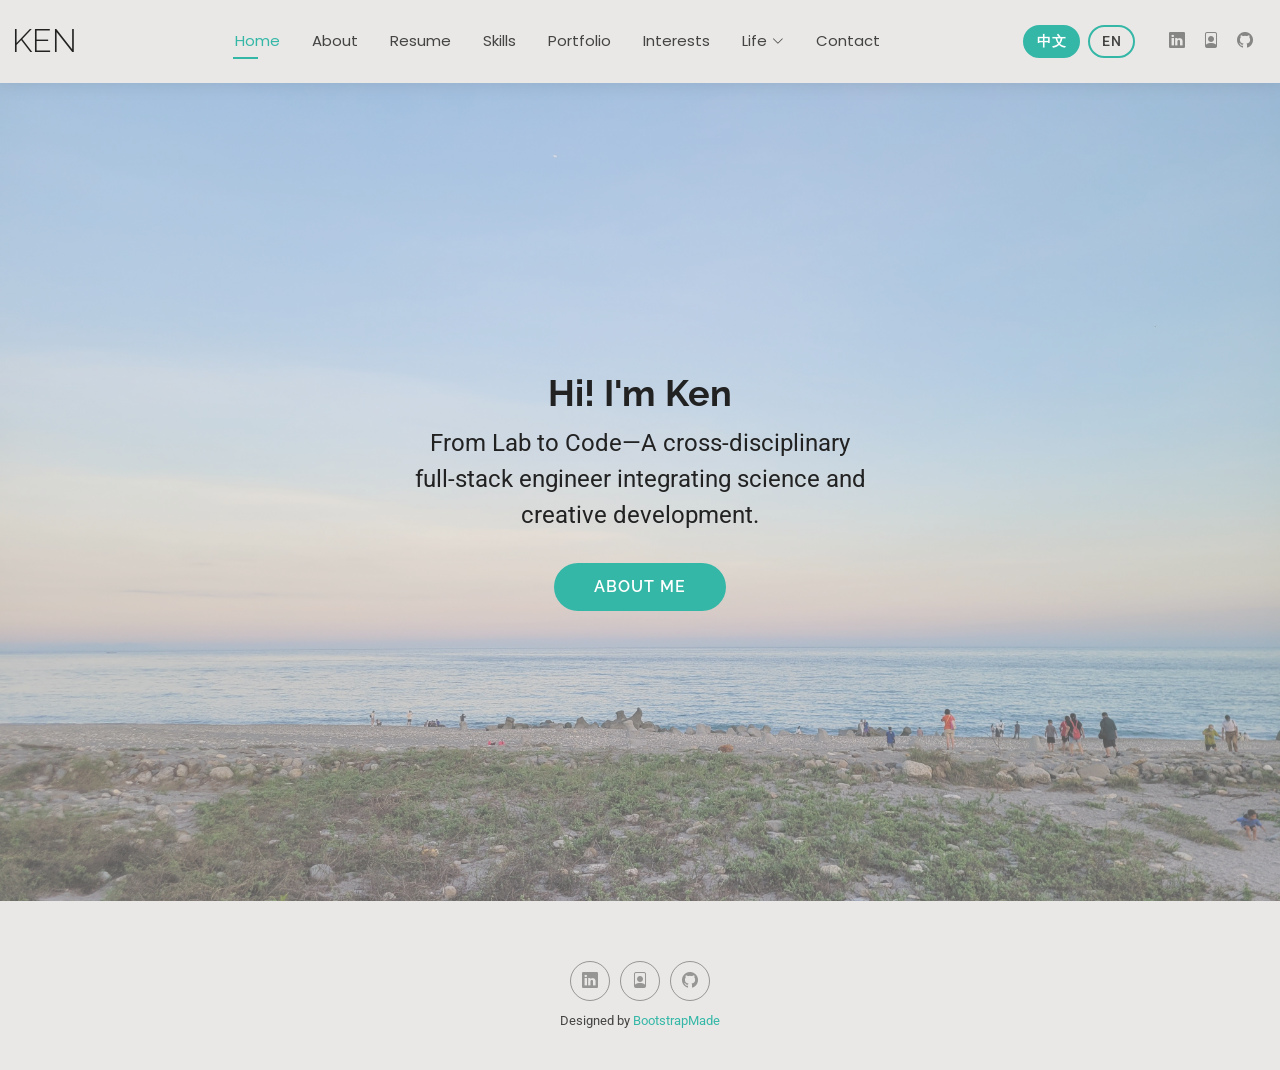
<file: index.html>
<!doctype html>
<html lang="zh-TW">
  <head>
    <!-- Google tag (gtag.js) -->
    <script async src="https://www.googletagmanager.com/gtag/js?id=G-P2BQQZJEH5"></script>
    <script>
      window.dataLayer = window.dataLayer || [];
      function gtag() {
        dataLayer.push(arguments);
      }
      gtag('js', new Date());

      gtag('config', 'G-P2BQQZJEH5');
    </script>

    <meta charset="utf-8" />
    <meta content="width=device-width, initial-scale=1.0" name="viewport" />
    <title>Ken - 全端工程師 | 個人網站</title>
    <meta name="description" content="從實驗室到程式碼—跨領域的全端工程師，融合科學與創意開發。具備醫療器材研發、化妝品研發及軟體開發經驗。" />
    <meta name="keywords" content="Ken, 全端工程師, 網頁開發, 軟體工程師, 醫療器材研發, 化妝品研發, 生物技術, 跨領域, 台灣工程師, IoT系統架構, React Native, Spring Boot" />
    <meta name="author" content="Ken" />
    <meta name="robots" content="index, follow" />
    <meta name="googlebot" content="index, follow" />

    <!-- Canonical URL -->
    <link rel="canonical" href="https://kenorganization.github.io/kencv/" />

    <!-- Hreflang 多語言標籤 -->
    <link rel="alternate" hreflang="zh-TW" href="https://kenorganization.github.io/kencv/" />
    <link rel="alternate" hreflang="en" href="https://kenorganization.github.io/kencv/en/" />
    <link rel="alternate" hreflang="x-default" href="https://kenorganization.github.io/kencv/" />

    <!-- Google Search Console 驗證 -->
    <meta name="google-site-verification" content="gtDOM1_QYonbekNw7NSsRPJhzunxH3epxqnAMUqCLzo" />

    <!-- Open Graph / Facebook -->
    <meta property="og:type" content="website" />
    <meta property="og:url" content="https://kenorganization.github.io/kencv/" />
    <meta property="og:title" content="Ken - 跨領域全端工程師 | IoT 系統架構師" />
    <meta property="og:description" content="從實驗室到程式碼—跨領域的全端工程師，融合科學與創意開發。專精於 IoT 系統架構、React Native、Spring Boot 及跨平台開發。" />
    <meta property="og:image" content="https://kenorganization.github.io/kencv/assets/img/profile-img.jpg" />
    <meta property="og:image:type" content="image/jpeg" />
    <meta property="og:image:width" content="1200" />
    <meta property="og:image:height" content="630" />
    <meta property="og:image:alt" content="Ken - 全端工程師" />
    <meta property="og:site_name" content="Ken - 全端工程師" />
    <meta property="og:locale" content="zh_TW" />

    <!-- Twitter -->
    <meta name="twitter:card" content="summary_large_image" />
    <meta name="twitter:url" content="https://kenorganization.github.io/kencv/" />
    <meta name="twitter:title" content="Ken - 跨領域全端工程師 | IoT 系統架構師" />
    <meta name="twitter:description" content="從實驗室到程式碼—融合科學與創意開發。專精於 IoT 系統架構、網頁開發、醫療器材研發與化妝品研發的全端工程師。" />
    <meta name="twitter:image" content="https://kenorganization.github.io/kencv/assets/img/profile-img.jpg" />
    <meta name="twitter:image:alt" content="Ken - 全端工程師個人照片" />

    <!-- 額外提升社交媒體預覽相容性 -->
    <meta name="theme-color" content="#ffffff" />
    <meta name="msapplication-TileColor" content="#ffffff" />
    <meta name="apple-mobile-web-app-capable" content="yes" />
    <meta name="apple-mobile-web-app-status-bar-style" content="black-translucent" />

    <!-- Favicons -->
    <link href="assets/img/favicon.png" rel="icon" />
    <!-- <link href="assets/img/apple-touch-icon.png" rel="apple-touch-icon"> -->

    <!-- Fonts -->
    <link href="https://fonts.googleapis.com" rel="preconnect" />
    <link href="https://fonts.gstatic.com" rel="preconnect" crossorigin />
    <link href="https://fonts.googleapis.com/css2?family=Roboto:ital,wght@0,100;0,300;0,400;0,500;0,700;0,900;1,100;1,300;1,400;1,500;1,700;1,900&family=Poppins:ital,wght@0,100;0,200;0,300;0,400;0,500;0,600;0,700;0,800;0,900;1,100;1,200;1,300;1,400;1,500;1,600;1,700;1,800;1,900&family=Raleway:ital,wght@0,100;0,200;0,300;0,400;0,500;0,600;0,700;0,800;0,900;1,100;1,200;1,300;1,400;1,500;1,600;1,700;1,800;1,900&display=swap" rel="stylesheet" />

    <!-- Vendor CSS Files -->
    <link href="assets/vendor/bootstrap/css/bootstrap.min.css" rel="stylesheet" />
    <link href="assets/vendor/bootstrap-icons/bootstrap-icons.css" rel="stylesheet" />
    <link href="assets/vendor/aos/aos.css" rel="stylesheet" />
    <link href="assets/vendor/swiper/swiper-bundle.min.css" rel="stylesheet" />
    <link href="assets/vendor/glightbox/css/glightbox.min.css" rel="stylesheet" />

    <!-- Main CSS File -->
    <link href="assets/css/main.css" rel="stylesheet" />

    <!-- I18n CSS File -->
    <link href="assets/css/i18n.css" rel="stylesheet" />

    <!-- =======================================================
  * Template Name: Kelly
  * Template URL: https://bootstrapmade.com/kelly-free-bootstrap-cv-resume-html-template/
  * Updated: Aug 07 2024 with Bootstrap v5.3.3
  * Author: BootstrapMade.com
  * License: https://bootstrapmade.com/license/
  ======================================================== -->
  </head>

  <body class="index-page">
    <header id="header" class="header d-flex align-items-center light-background sticky-top">
      <div class="container-fluid position-relative d-flex align-items-center justify-content-between">
        <a href="index.html" class="logo d-flex align-items-center me-auto me-xl-0">
          <!-- Uncomment the line below if you also wish to use an image logo -->
          <!-- <img src="assets/img/logo.png" alt=""> -->
          <h1 class="sitename">Ken</h1>
        </a>

        <nav id="navmenu" class="navmenu">
          <ul>
            <li><a href="index.html" class="active" data-i18n="nav.home">首頁</a></li>
            <li><a href="about.html" data-i18n="nav.about">關於我</a></li>
            <li><a href="resume.html" data-i18n="nav.resume">履歷</a></li>
            <li><a href="skill.html" data-i18n="nav.skills">專長技能</a></li>
            <li><a href="portfolio.html" data-i18n="nav.portfolio">專案</a></li>
            <li><a href="interest.html" data-i18n="nav.interest">興趣專長</a></li>
            <li class="dropdown">
              <a href="#">
                <span data-i18n="nav.life">一些生活</span>
                <i class="bi bi-chevron-down toggle-dropdown"></i>
              </a>
              <ul>
                <li><a href="#">Dropdown 1</a></li>
                <li class="dropdown">
                  <a href="#">
                    <span>Deep Dropdown</span>
                    <i class="bi bi-chevron-down toggle-dropdown"></i>
                  </a>
                  <ul>
                    <li><a href="#">Deep Dropdown 1</a></li>
                    <li><a href="#">Deep Dropdown 2</a></li>
                    <li><a href="#">Deep Dropdown 3</a></li>
                    <li><a href="#">Deep Dropdown 4</a></li>
                    <li><a href="#">Deep Dropdown 5</a></li>
                  </ul>
                </li>
                <li><a href="#">Dropdown 2</a></li>
                <li><a href="#">Dropdown 3</a></li>
                <li><a href="#">Dropdown 4</a></li>
              </ul>
            </li>
            <li><a href="contact.html" data-i18n="nav.contact">聯繫我</a></li>
          </ul>
          <i class="mobile-nav-toggle d-xl-none bi bi-list"></i>
        </nav>

        <div class="header-social-links">
          <!-- 語言切換按鈕 -->
          <div class="language-switcher">
            <button type="button" data-lang="zh-TW" class="active" title="繁體中文">中文</button>
            <button type="button" data-lang="en" title="English">EN</button>
          </div>

          <a href="https://www.linkedin.com/in/%E5%81%A5%E6%81%A9-%E5%BE%90-21a279207/" target="_blank" title="LinkedIn"><i class="bi bi-linkedin"></i></a>
          <!-- Email 已移除以保護隱私 -->
          <a href="https://www.cake.me/s--aki_V7TcrKM7MKCprTQv8g--/ken150ken150" target="_blank" title="CakeResume"><i class="bi bi-file-person"></i></a>
          <a href="#" title="GitHub"><i class="bi bi-github"></i></a>
        </div>
      </div>
    </header>

    <main class="main">
      <!-- Hero Section -->
      <section id="hero" class="hero section">
        <img src="assets/img/hero-bg1.png" alt="Ken - 全端工程師個人形象照" data-i18n-alt="hero-bg" data-aos="fade-in" />

        <div class="container text-center" data-aos="zoom-out" data-aos-delay="100">
          <div class="row justify-content-center">
            <div class="col-lg-5">
              <h2 style="font-size: 36px" data-i18n="home.greeting">Hi！我是 Ken</h2>
              <p data-i18n="home.tagline">從實驗室到程式碼—跨領域的全端工程師，融合科學與創意開發。</p>
              <a href="about.html" class="btn-get-started" style="font-size: 16px" data-i18n="home.cta">關 於 我</a>
            </div>
          </div>
        </div>
      </section>
      <!-- /Hero Section -->
    </main>

    <footer id="footer" class="footer light-background">
      <div class="container">
        <div class="copyright text-center d-none">
          <p>
            ©
            <span>Copyright</span>
            <strong class="px-1 sitename">Kelly</strong>
            <span>
              All Rights Reserved
              <br />
            </span>
          </p>
        </div>
        <div class="social-links d-flex justify-content-center">
          <a href="https://www.linkedin.com/in/%E5%81%A5%E6%81%A9-%E5%BE%90-21a279207/" target="_blank" title="LinkedIn"><i class="bi bi-linkedin"></i></a>
          <!-- Email 已移除以保護隱私 -->
          <a href="https://www.cake.me/s--aki_V7TcrKM7MKCprTQv8g--/ken150ken150" target="_blank" title="CakeResume"><i class="bi bi-file-person"></i></a>
          <a href="#" title="GitHub"><i class="bi bi-github"></i></a>
        </div>
        <div class="credits">
          <!-- All the links in the footer should remain intact. -->
          <!-- You can delete the links only if you've purchased the pro version. -->
          <!-- Licensing information: https://bootstrapmade.com/license/ -->
          <!-- Purchase the pro version with working PHP/AJAX contact form: [buy-url] -->
          Designed by
          <a href="https://bootstrapmade.com/">BootstrapMade</a>
        </div>
      </div>
    </footer>

    <!-- Scroll Top -->
    <a href="#" id="scroll-top" class="scroll-top d-flex align-items-center justify-content-center"><i class="bi bi-arrow-up-short"></i></a>

    <!-- Preloader -->
    <div id="preloader"></div>

    <!-- Vendor JS Files -->
    <script src="assets/vendor/bootstrap/js/bootstrap.bundle.min.js"></script>
    <script src="assets/vendor/php-email-form/validate.js"></script>
    <script src="assets/vendor/aos/aos.js"></script>
    <script src="assets/vendor/waypoints/noframework.waypoints.js"></script>
    <script src="assets/vendor/purecounter/purecounter_vanilla.js"></script>
    <script src="assets/vendor/swiper/swiper-bundle.min.js"></script>
    <script src="assets/vendor/glightbox/js/glightbox.min.js"></script>
    <script src="assets/vendor/imagesloaded/imagesloaded.pkgd.min.js"></script>
    <script src="assets/vendor/isotope-layout/isotope.pkgd.min.js"></script>

    <!-- Main JS File -->
    <script src="assets/js/main.js"></script>

    <!-- I18n JS File -->
    <script src="assets/js/i18n.js"></script>
  </body>
</html>
</file>
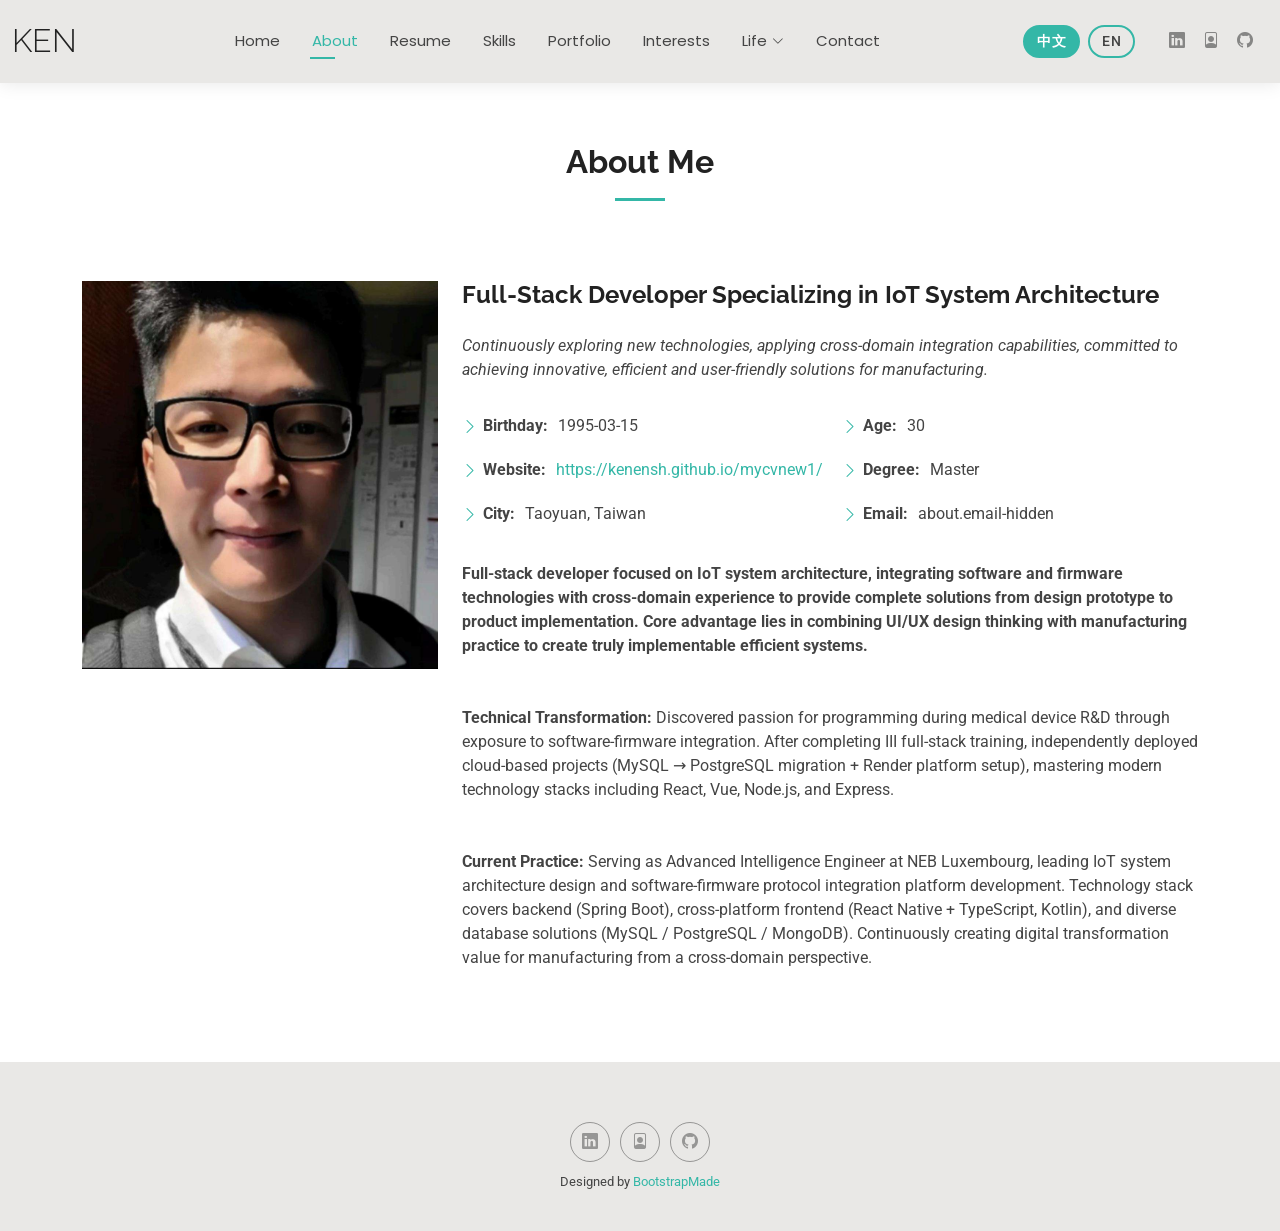
<file: about.html>
<!doctype html>
<html lang="zh-TW">
  <head>
    <!-- Google tag (gtag.js) -->
    <script async src="https://www.googletagmanager.com/gtag/js?id=G-P2BQQZJEH5"></script>
    <script>
      window.dataLayer = window.dataLayer || [];
      function gtag() {
        dataLayer.push(arguments);
      }
      gtag('js', new Date());

      gtag('config', 'G-P2BQQZJEH5');
    </script>

    <meta charset="utf-8" />
    <meta content="width=device-width, initial-scale=1.0" name="viewport" />
    <title>關於我 - Ken | IoT 系統架構全端工程師</title>
    <meta name="description" content="專注 IoT 系統架構的全端開發者，整合軟韌體技術與跨領域經驗。從醫材研發轉型軟體工程，現任半導體相關公司擔任全端工程師，主導 IoT 系統架構設計。" />
    <meta name="keywords" content="Ken, IoT系統架構, 全端開發, 軟韌體整合, React Native, Spring Boot, TypeScript, 跨領域工程師, 醫療器材研發, 化妝品研發" />
    <meta name="author" content="Ken" />
    <meta name="robots" content="index, follow" />

    <!-- Canonical URL -->
    <link rel="canonical" href="https://kenorganization.github.io/kencv/about.html" />

    <!-- Hreflang 多語言標籤 -->
    <link rel="alternate" hreflang="zh-TW" href="https://kenorganization.github.io/kencv/about.html" />
    <link rel="alternate" hreflang="en" href="https://kenorganization.github.io/kencv/about.html" />
    <link rel="alternate" hreflang="x-default" href="https://kenorganization.github.io/kencv/about.html" />

    <!-- Google Search Console 驗證 -->
    <meta name="google-site-verification" content="gtDOM1_QYonbekNw7NSsRPJhzunxH3epxqnAMUqCLzo" />

    <!-- Open Graph / Facebook -->
    <meta property="og:type" content="profile" />
    <meta property="og:url" content="https://kenorganization.github.io/kencv/about.html" />
    <meta property="og:title" content="關於我 - Ken | IoT 系統架構全端工程師" />
    <meta property="og:description" content="專注 IoT 系統架構的全端開發者，整合軟韌體技術與跨領域經驗。從醫材研發轉型軟體工程，掌握 React、Vue、Spring Boot 等現代化技術棧。" />
    <meta property="og:image" content="https://kenorganization.github.io/kencv/assets/img/profile-img.jpg" />
    <meta property="og:image:alt" content="Ken - 全端工程師個人照片" />
    <meta property="og:locale" content="zh_TW" />

    <!-- Twitter -->
    <meta name="twitter:card" content="summary_large_image" />
    <meta name="twitter:url" content="https://kenorganization.github.io/kencv/about.html" />
    <meta name="twitter:title" content="關於我 - Ken | IoT 系統架構全端工程師" />
    <meta name="twitter:description" content="專注 IoT 系統架構的全端開發者，整合軟韌體技術與跨領域經驗。" />
    <meta name="twitter:image" content="https://kenorganization.github.io/kencv/assets/img/profile-img.jpg" />

    <!-- Favicons -->
    <link href="assets/img/favicon.png" rel="icon" />
    <!-- <link href="assets/img/apple-touch-icon.png" rel="apple-touch-icon"> -->

    <!-- Fonts -->
    <link href="https://fonts.googleapis.com" rel="preconnect" />
    <link href="https://fonts.gstatic.com" rel="preconnect" crossorigin />
    <link href="https://fonts.googleapis.com/css2?family=Roboto:ital,wght@0,100;0,300;0,400;0,500;0,700;0,900;1,100;1,300;1,400;1,500;1,700;1,900&family=Poppins:ital,wght@0,100;0,200;0,300;0,400;0,500;0,600;0,700;0,800;0,900;1,100;1,200;1,300;1,400;1,500;1,600;1,700;1,800;1,900&family=Raleway:ital,wght@0,100;0,200;0,300;0,400;0,500;0,600;0,700;0,800;0,900;1,100;1,200;1,300;1,400;1,500;1,600;1,700;1,800;1,900&display=swap" rel="stylesheet" />

    <!-- Vendor CSS Files -->
    <link href="assets/vendor/bootstrap/css/bootstrap.min.css" rel="stylesheet" />
    <link href="assets/vendor/bootstrap-icons/bootstrap-icons.css" rel="stylesheet" />
    <link href="assets/vendor/aos/aos.css" rel="stylesheet" />
    <link href="assets/vendor/swiper/swiper-bundle.min.css" rel="stylesheet" />
    <link href="assets/vendor/glightbox/css/glightbox.min.css" rel="stylesheet" />

    <!-- Main CSS File -->
    <link href="assets/css/main.css" rel="stylesheet" />

    <!-- 多語言切換樣式 -->
    <link href="assets/css/i18n.css" rel="stylesheet" />

    <!-- =======================================================
  * Template Name: Kelly
  * Template URL: https://bootstrapmade.com/kelly-free-bootstrap-cv-resume-html-template/
  * Updated: Aug 07 2024 with Bootstrap v5.3.3
  * Author: BootstrapMade.com
  * License: https://bootstrapmade.com/license/
  ======================================================== -->
  </head>

  <body class="about-page">
    <header id="header" class="header d-flex align-items-center light-background sticky-top">
      <div class="container-fluid position-relative d-flex align-items-center justify-content-between">
        <a href="index.html" class="logo d-flex align-items-center me-auto me-xl-0">
          <!-- Uncomment the line below if you also wish to use an image logo -->
          <!-- <img src="assets/img/logo.png" alt=""> -->
          <h1 class="sitename">Ken</h1>
        </a>
        <nav id="navmenu" class="navmenu">
          <ul>
            <li><a href="index.html" data-i18n="nav.home">首頁</a></li>
            <li><a href="about.html" class="active" data-i18n="nav.about">關於我</a></li>
            <li><a href="resume.html" data-i18n="nav.resume">履歷</a></li>
            <li><a href="skill.html" data-i18n="nav.skills">專長技能</a></li>
            <li><a href="portfolio.html" data-i18n="nav.portfolio">專案</a></li>
            <li><a href="interest.html" data-i18n="nav.interest">興趣專長</a></li>
            <li class="dropdown">
              <a href="#">
                <span data-i18n="nav.life">一些生活</span>
                <i class="bi bi-chevron-down toggle-dropdown"></i>
              </a>
              <ul>
                <li><a href="#">Dropdown 1</a></li>
                <li class="dropdown">
                  <a href="#">
                    <span>Deep Dropdown</span>
                    <i class="bi bi-chevron-down toggle-dropdown"></i>
                  </a>
                  <ul>
                    <li><a href="#">Deep Dropdown 1</a></li>
                    <li><a href="#">Deep Dropdown 2</a></li>
                    <li><a href="#">Deep Dropdown 3</a></li>
                    <li><a href="#">Deep Dropdown 4</a></li>
                    <li><a href="#">Deep Dropdown 5</a></li>
                  </ul>
                </li>
                <li><a href="#">Dropdown 2</a></li>
                <li><a href="#">Dropdown 3</a></li>
                <li><a href="#">Dropdown 4</a></li>
              </ul>
            </li>
            <li><a href="contact.html" data-i18n="nav.contact">聯繫我</a></li>
          </ul>
          <i class="mobile-nav-toggle d-xl-none bi bi-list"></i>
        </nav>

        <div class="header-social-links">
          <!-- 語言切換按鈕 -->
          <div class="language-switcher">
            <button type="button" data-lang="zh-TW" class="active" title="繁體中文">中文</button>
            <button type="button" data-lang="en" title="English">EN</button>
          </div>

          <a href="https://www.linkedin.com/in/%E5%81%A5%E6%81%A9-%E5%BE%90-21a279207/" target="_blank" title="LinkedIn"><i class="bi bi-linkedin"></i></a>
          <!-- Email 已移除以保護隱私 -->
          <a href="https://www.cake.me/s--aki_V7TcrKM7MKCprTQv8g--/ken150ken150" target="_blank" title="CakeResume"><i class="bi bi-file-person"></i></a>
          <a href="#" title="GitHub"><i class="bi bi-github"></i></a>
        </div>
      </div>
    </header>

    <main class="main">
      <!-- About Section -->
      <section id="about" class="about section">
        <!-- Section Title -->
        <div class="container section-title" data-aos="fade-up">
          <h2 data-i18n="about.title">關於我</h2>
          <p class="d-none">Necessitatibus eius consequatur ex aliquid fuga eum quidem sint consectetur velit</p>
        </div>
        <!-- End Section Title -->

        <div class="container" data-aos="fade-up" data-aos-delay="100">
          <div class="row gy-4 justify-content-center">
            <div class="col-lg-4">
              <img src="assets/img/profile-img.jpg" class="img-fluid" alt="Ken - IoT 系統架構全端工程師專業照" data-i18n-alt="profile-img" />
            </div>
            <div class="col-lg-8 content">
              <h2 data-i18n="about.heading">整合 IoT 系統架構的全端開發者</h2>
              <p class="fst-italic py-3" data-i18n="about.intro">持續探索新技術,應用跨領域整合能力,致力於實現製造端創新、高效且易用的解決方案。</p>
              <div class="row">
                <div class="col-lg-6">
                  <ul>
                    <li>
                      <i class="bi bi-chevron-right"></i>
                      <strong data-i18n="about.birthday">生日:</strong>
                      <span>1995-03-15</span>
                    </li>
                    <li>
                      <i class="bi bi-chevron-right"></i>
                      <strong data-i18n="about.website">網站:</strong>
                      <a href="https://kenensh.github.io/mycvnew1/"><span>https://kenensh.github.io/mycvnew1/</span></a>
                    </li>
                    <li>
                      <i class="bi bi-chevron-right"></i>
                      <strong data-i18n="about.city">所在城市:</strong>
                      <span data-i18n="about.location">Taoyuan, Taiwan</span>
                    </li>
                  </ul>
                </div>
                <div class="col-lg-6">
                  <ul>
                    <li>
                      <i class="bi bi-chevron-right"></i>
                      <strong data-i18n="about.age">年齡:</strong>
                      <span>30</span>
                    </li>
                    <li>
                      <i class="bi bi-chevron-right"></i>
                      <strong data-i18n="about.degree">最高學歷:</strong>
                      <span data-i18n="about.master">Master</span>
                    </li>
                    <li>
                      <i class="bi bi-chevron-right"></i>
                      <strong data-i18n="about.email">電子郵件:</strong>
                      <span data-i18n="about.email-hidden">隱藏以保護隱私</span>
                    </li>
                  </ul>
                </div>
              </div>
              <p class="py-3">
                <strong data-i18n="about.desc1">專注 IoT 系統架構的全端開發者，整合軟韌體技術與跨領域經驗，提供從設計原型到產品落地的完整解決方案。核心優勢在於結合 UI/UX 設計思維與製造端實務，打造真正可落地的高效系統。</strong>
              </p>
              <p class="py-3">
                <strong data-i18n="about.tech-transform">技術轉型：</strong>
                <span data-i18n="about.desc2">醫材研發期間接觸軟韌體整合，發現對程式開發的熱忱。完成資展國際全端培訓後，獨立完成專題雲端部署（MySQL → PostgreSQL 遷移 + Render 平台架設），掌握 React、Vue、Node.js、Express 等現代化技術棧。</span>
              </p>
              <p class="py-3">
                <strong data-i18n="about.current-work">現職實踐：</strong>
                <span data-i18n="about.desc3">於半導體相關公司擔任全端工程師，主導 IoT 系統架構設計與軟韌體協議整合平台開發。技術棧涵蓋後端（Spring Boot）、跨平台前端（React Native + TypeScript、Kotlin）及多元資料庫方案（MySQL / PostgreSQL / MongoDB）。持續以跨領域視角創造製造業數位轉型價值。</span>
              </p>
            </div>
          </div>
        </div>
      </section>
      <!-- /About Section -->

      <!-- Skills Section -->
      <section id="skills" class="skills section d-none">
        <!-- Section Title -->
        <div class="container section-title" data-aos="fade-up">
          <h2>Skills</h2>
          <p>Necessitatibus eius consequatur ex aliquid fuga eum quidem sint consectetur velit</p>
        </div>
        <!-- End Section Title -->

        <div class="container d-none" data-aos="fade-up" data-aos-delay="100">
          <div class="row skills-content skills-animation">
            <div class="col-lg-6">
              <div class="progress">
                <span class="skill">
                  <span>HTML</span>
                  <i class="val">100%</i>
                </span>
                <div class="progress-bar-wrap">
                  <div class="progress-bar" role="progressbar" aria-valuenow="100" aria-valuemin="0" aria-valuemax="100"></div>
                </div>
              </div>
              <!-- End Skills Item -->

              <div class="progress">
                <span class="skill">
                  <span>CSS</span>
                  <i class="val">90%</i>
                </span>
                <div class="progress-bar-wrap">
                  <div class="progress-bar" role="progressbar" aria-valuenow="90" aria-valuemin="0" aria-valuemax="100"></div>
                </div>
              </div>
              <!-- End Skills Item -->

              <div class="progress">
                <span class="skill">
                  <span>JavaScript</span>
                  <i class="val">75%</i>
                </span>
                <div class="progress-bar-wrap">
                  <div class="progress-bar" role="progressbar" aria-valuenow="75" aria-valuemin="0" aria-valuemax="100"></div>
                </div>
              </div>
              <!-- End Skills Item -->
            </div>

            <div class="col-lg-6">
              <div class="progress">
                <span class="skill">
                  <span>PHP</span>
                  <i class="val">80%</i>
                </span>
                <div class="progress-bar-wrap">
                  <div class="progress-bar" role="progressbar" aria-valuenow="80" aria-valuemin="0" aria-valuemax="100"></div>
                </div>
              </div>
              <!-- End Skills Item -->

              <div class="progress">
                <span class="skill">
                  <span>WordPress/CMS</span>
                  <i class="val">90%</i>
                </span>
                <div class="progress-bar-wrap">
                  <div class="progress-bar" role="progressbar" aria-valuenow="90" aria-valuemin="0" aria-valuemax="100"></div>
                </div>
              </div>
              <!-- End Skills Item -->

              <div class="progress">
                <span class="skill">
                  <span>Photoshop</span>
                  <i class="val">55%</i>
                </span>
                <div class="progress-bar-wrap">
                  <div class="progress-bar" role="progressbar" aria-valuenow="55" aria-valuemin="0" aria-valuemax="100"></div>
                </div>
              </div>
              <!-- End Skills Item -->
            </div>
          </div>
        </div>
      </section>
      <!-- /Skills Section -->

      <!-- Stats Section -->
      <section id="stats" class="stats section d-none">
        <!-- Section Title -->
        <div class="container section-title" data-aos="fade-up">
          <h2>Facts</h2>
          <p>Necessitatibus eius consequatur ex aliquid fuga eum quidem sint consectetur velit</p>
        </div>
        <!-- End Section Title -->

        <div class="container" data-aos="fade-up" data-aos-delay="100">
          <div class="row gy-4">
            <div class="col-lg-3 col-md-6">
              <div class="stats-item text-center w-100 h-100">
                <span data-purecounter-start="0" data-purecounter-end="232" data-purecounter-duration="1" class="purecounter"></span>
                <p>Clients</p>
              </div>
            </div>
            <!-- End Stats Item -->

            <div class="col-lg-3 col-md-6">
              <div class="stats-item text-center w-100 h-100">
                <span data-purecounter-start="0" data-purecounter-end="521" data-purecounter-duration="1" class="purecounter"></span>
                <p>Projects</p>
              </div>
            </div>
            <!-- End Stats Item -->

            <div class="col-lg-3 col-md-6">
              <div class="stats-item text-center w-100 h-100">
                <span data-purecounter-start="0" data-purecounter-end="1453" data-purecounter-duration="1" class="purecounter"></span>
                <p>Hours Of Support</p>
              </div>
            </div>
            <!-- End Stats Item -->

            <div class="col-lg-3 col-md-6">
              <div class="stats-item text-center w-100 h-100">
                <span data-purecounter-start="0" data-purecounter-end="32" data-purecounter-duration="1" class="purecounter"></span>
                <p>Workers</p>
              </div>
            </div>
            <!-- End Stats Item -->
          </div>
        </div>
      </section>
      <!-- /Stats Section -->

      <!-- Testimonials Section -->
      <section id="testimonials" class="testimonials section d-none">
        <!-- Section Title -->
        <div class="container section-title" data-aos="fade-up">
          <h2>Testimonials</h2>
          <p>Necessitatibus eius consequatur ex aliquid fuga eum quidem sint consectetur velit</p>
        </div>
        <!-- End Section Title -->

        <div class="container" data-aos="fade-up" data-aos-delay="100">
          <div class="swiper init-swiper">
            <script type="application/json" class="swiper-config">
              {
                "loop": true,
                "speed": 600,
                "autoplay": {
                  "delay": 5000
                },
                "slidesPerView": "auto",
                "pagination": {
                  "el": ".swiper-pagination",
                  "type": "bullets",
                  "clickable": true
                }
              }
            </script>
            <div class="swiper-wrapper">
              <div class="swiper-slide">
                <div class="testimonial-item">
                  <img src="assets/img/testimonials/testimonials-1.jpg" class="testimonial-img" alt="" />
                  <h3>Saul Goodman</h3>
                  <h4>Ceo &amp; Founder</h4>
                  <div class="stars">
                    <i class="bi bi-star-fill"></i>
                    <i class="bi bi-star-fill"></i>
                    <i class="bi bi-star-fill"></i>
                    <i class="bi bi-star-fill"></i>
                    <i class="bi bi-star-fill"></i>
                  </div>
                  <p>
                    <i class="bi bi-quote quote-icon-left"></i>
                    <span>Proin iaculis purus consequat sem cure digni ssim donec porttitora entum suscipit rhoncus. Accusantium quam, ultricies eget id, aliquam eget nibh et. Maecen aliquam, risus at semper.</span>
                    <i class="bi bi-quote quote-icon-right"></i>
                  </p>
                </div>
              </div>
              <!-- End testimonial item -->

              <div class="swiper-slide">
                <div class="testimonial-item">
                  <img src="assets/img/testimonials/testimonials-2.jpg" class="testimonial-img" alt="" />
                  <h3>Sara Wilsson</h3>
                  <h4>Designer</h4>
                  <div class="stars">
                    <i class="bi bi-star-fill"></i>
                    <i class="bi bi-star-fill"></i>
                    <i class="bi bi-star-fill"></i>
                    <i class="bi bi-star-fill"></i>
                    <i class="bi bi-star-fill"></i>
                  </div>
                  <p>
                    <i class="bi bi-quote quote-icon-left"></i>
                    <span>Export tempor illum tamen malis malis eram quae irure esse labore quem cillum quid cillum eram malis quorum velit fore eram velit sunt aliqua noster fugiat irure amet legam anim culpa.</span>
                    <i class="bi bi-quote quote-icon-right"></i>
                  </p>
                </div>
              </div>
              <!-- End testimonial item -->

              <div class="swiper-slide">
                <div class="testimonial-item">
                  <img src="assets/img/testimonials/testimonials-3.jpg" class="testimonial-img" alt="" />
                  <h3>Jena Karlis</h3>
                  <h4>Store Owner</h4>
                  <div class="stars">
                    <i class="bi bi-star-fill"></i>
                    <i class="bi bi-star-fill"></i>
                    <i class="bi bi-star-fill"></i>
                    <i class="bi bi-star-fill"></i>
                    <i class="bi bi-star-fill"></i>
                  </div>
                  <p>
                    <i class="bi bi-quote quote-icon-left"></i>
                    <span>Enim nisi quem export duis labore cillum quae magna enim sint quorum nulla quem veniam duis minim tempor labore quem eram duis noster aute amet eram fore quis sint minim.</span>
                    <i class="bi bi-quote quote-icon-right"></i>
                  </p>
                </div>
              </div>
              <!-- End testimonial item -->

              <div class="swiper-slide">
                <div class="testimonial-item">
                  <img src="assets/img/testimonials/testimonials-4.jpg" class="testimonial-img" alt="" />
                  <h3>Matt Brandon</h3>
                  <h4>Freelancer</h4>
                  <div class="stars">
                    <i class="bi bi-star-fill"></i>
                    <i class="bi bi-star-fill"></i>
                    <i class="bi bi-star-fill"></i>
                    <i class="bi bi-star-fill"></i>
                    <i class="bi bi-star-fill"></i>
                  </div>
                  <p>
                    <i class="bi bi-quote quote-icon-left"></i>
                    <span>Fugiat enim eram quae cillum dolore dolor amet nulla culpa multos export minim fugiat minim velit minim dolor enim duis veniam ipsum anim magna sunt elit fore quem dolore labore illum veniam.</span>
                    <i class="bi bi-quote quote-icon-right"></i>
                  </p>
                </div>
              </div>
              <!-- End testimonial item -->

              <div class="swiper-slide">
                <div class="testimonial-item">
                  <img src="assets/img/testimonials/testimonials-5.jpg" class="testimonial-img" alt="" />
                  <h3>John Larson</h3>
                  <h4>Entrepreneur</h4>
                  <div class="stars">
                    <i class="bi bi-star-fill"></i>
                    <i class="bi bi-star-fill"></i>
                    <i class="bi bi-star-fill"></i>
                    <i class="bi bi-star-fill"></i>
                    <i class="bi bi-star-fill"></i>
                  </div>
                  <p>
                    <i class="bi bi-quote quote-icon-left"></i>
                    <span>Quis quorum aliqua sint quem legam fore sunt eram irure aliqua veniam tempor noster veniam enim culpa labore duis sunt culpa nulla illum cillum fugiat legam esse veniam culpa fore nisi cillum quid.</span>
                    <i class="bi bi-quote quote-icon-right"></i>
                  </p>
                </div>
              </div>
              <!-- End testimonial item -->
            </div>
            <div class="swiper-pagination"></div>
          </div>
        </div>
      </section>
      <!-- /Testimonials Section -->
    </main>

    <footer id="footer" class="footer light-background">
      <div class="container">
        <div class="copyright text-center d-none">
          <p>
            ©
            <span>Copyright</span>
            <strong class="px-1 sitename">Kelly</strong>
            <span>
              All Rights Reserved
              <br />
            </span>
          </p>
        </div>
        <div class="social-links d-flex justify-content-center">
          <a href="https://www.linkedin.com/in/%E5%81%A5%E6%81%A9-%E5%BE%90-21a279207/" target="_blank" title="LinkedIn"><i class="bi bi-linkedin"></i></a>
          <!-- Email 已移除以保護隱私 -->
          <a href="https://www.cake.me/s--aki_V7TcrKM7MKCprTQv8g--/ken150ken150" target="_blank" title="CakeResume"><i class="bi bi-file-person"></i></a>
          <a href="#" title="GitHub"><i class="bi bi-github"></i></a>
        </div>
        <div class="credits">
          <!-- All the links in the footer should remain intact. -->
          <!-- You can delete the links only if you've purchased the pro version. -->
          <!-- Licensing information: https://bootstrapmade.com/license/ -->
          <!-- Purchase the pro version with working PHP/AJAX contact form: [buy-url] -->
          Designed by
          <a href="https://bootstrapmade.com/">BootstrapMade</a>
        </div>
      </div>
    </footer>

    <!-- Scroll Top -->
    <a href="#" id="scroll-top" class="scroll-top d-flex align-items-center justify-content-center"><i class="bi bi-arrow-up-short"></i></a>

    <!-- Preloader -->
    <div id="preloader"></div>

    <!-- Vendor JS Files -->
    <script src="assets/vendor/bootstrap/js/bootstrap.bundle.min.js"></script>
    <script src="assets/vendor/php-email-form/validate.js"></script>
    <script src="assets/vendor/aos/aos.js"></script>
    <script src="assets/vendor/waypoints/noframework.waypoints.js"></script>
    <script src="assets/vendor/purecounter/purecounter_vanilla.js"></script>
    <script src="assets/vendor/swiper/swiper-bundle.min.js"></script>
    <script src="assets/vendor/glightbox/js/glightbox.min.js"></script>
    <script src="assets/vendor/imagesloaded/imagesloaded.pkgd.min.js"></script>
    <script src="assets/vendor/isotope-layout/isotope.pkgd.min.js"></script>

    <!-- Main JS File -->
    <script src="assets/js/main.js"></script>

    <!-- 多語言系統 -->
    <script src="assets/js/i18n.js"></script>
  </body>
</html>
</file>
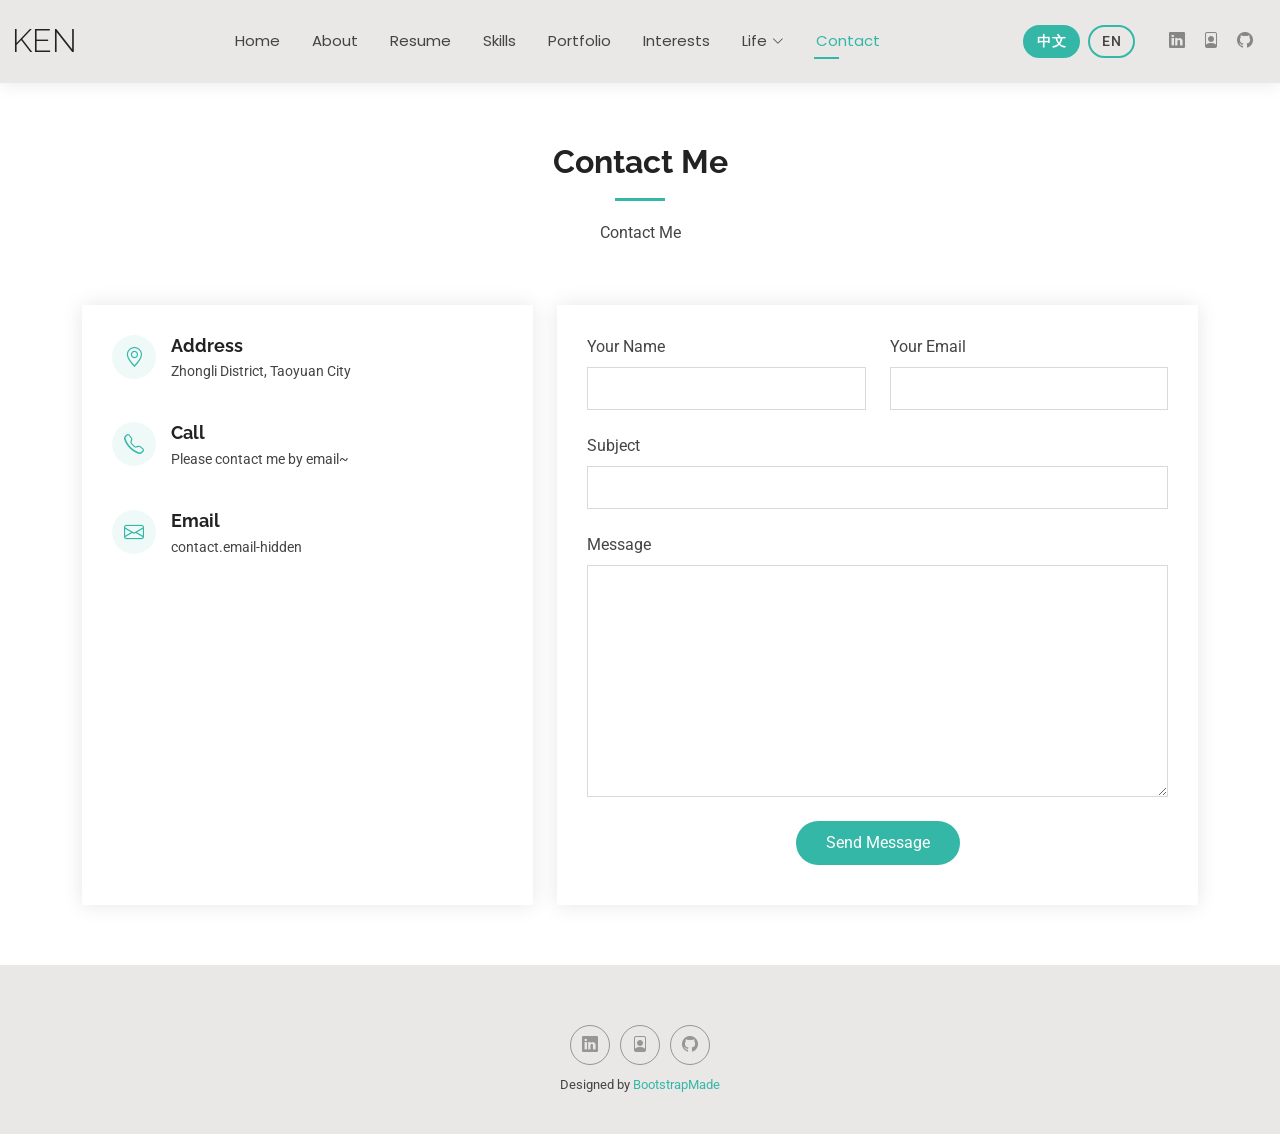
<file: contact.html>
<!doctype html>
<html lang="zh-TW">
  <head>
    <!-- Google tag (gtag.js) -->
    <script async src="https://www.googletagmanager.com/gtag/js?id=G-P2BQQZJEH5"></script>
    <script>
      window.dataLayer = window.dataLayer || [];
      function gtag() {
        dataLayer.push(arguments);
      }
      gtag('js', new Date());

      gtag('config', 'G-P2BQQZJEH5');
    </script>

    <meta charset="utf-8" />
    <meta content="width=device-width, initial-scale=1.0" name="viewport" />
    <title>聯絡我 - Ken | 合作洽談與聯繫方式</title>
    <meta name="description" content="歡迎與 Ken 聯繫！提供專業的全端開發、IoT 系統架構諮詢服務。位於桃園市，歡迎合作洽談。" />
    <meta name="keywords" content="聯絡方式, 合作洽談, 全端開發服務, IoT諮詢, 桃園工程師" />
    <meta name="author" content="Ken" />
    <meta name="robots" content="noindex, follow" />

    <!-- Canonical URL -->
    <link rel="canonical" href="https://kenorganization.github.io/kencv/contact.html" />

    <!-- Hreflang 多語言標籤 -->
    <link rel="alternate" hreflang="zh-TW" href="https://kenorganization.github.io/kencv/contact.html" />
    <link rel="alternate" hreflang="en" href="https://kenorganization.github.io/kencv/contact.html" />
    <link rel="alternate" hreflang="x-default" href="https://kenorganization.github.io/kencv/contact.html" />

    <!-- Google Search Console 驗證 -->
    <meta name="google-site-verification" content="gtDOM1_QYonbekNw7NSsRPJhzunxH3epxqnAMUqCLzo" />

    <!-- Favicons -->
    <link href="assets/img/favicon.png" rel="icon" />
    <!-- <link href="assets/img/apple-touch-icon.png" rel="apple-touch-icon"> -->

    <!-- Fonts -->
    <link href="https://fonts.googleapis.com" rel="preconnect" />
    <link href="https://fonts.gstatic.com" rel="preconnect" crossorigin />
    <link href="https://fonts.googleapis.com/css2?family=Roboto:ital,wght@0,100;0,300;0,400;0,500;0,700;0,900;1,100;1,300;1,400;1,500;1,700;1,900&family=Poppins:ital,wght@0,100;0,200;0,300;0,400;0,500;0,600;0,700;0,800;0,900;1,100;1,200;1,300;1,400;1,500;1,600;1,700;1,800;1,900&family=Raleway:ital,wght@0,100;0,200;0,300;0,400;0,500;0,600;0,700;0,800;0,900;1,100;1,200;1,300;1,400;1,500;1,600;1,700;1,800;1,900&display=swap" rel="stylesheet" />

    <!-- Vendor CSS Files -->
    <link href="assets/vendor/bootstrap/css/bootstrap.min.css" rel="stylesheet" />
    <link href="assets/vendor/bootstrap-icons/bootstrap-icons.css" rel="stylesheet" />
    <link href="assets/vendor/aos/aos.css" rel="stylesheet" />
    <link href="assets/vendor/swiper/swiper-bundle.min.css" rel="stylesheet" />
    <link href="assets/vendor/glightbox/css/glightbox.min.css" rel="stylesheet" />

    <!-- Main CSS File -->
    <link href="assets/css/main.css" rel="stylesheet" />

    <!-- 多語言切換樣式 -->
    <link href="assets/css/i18n.css" rel="stylesheet" />

    <!-- 自定義樣式，增強錯誤訊息顯示 -->
    <style>
      .error-message {
        padding: 10px 15px;
        background-color: rgba(255, 99, 71, 0.1);
        border-left: 4px solid #ff6347;
        margin-bottom: 20px;
        font-size: 14px;
        border-radius: 4px;
      }

      .error-title {
        font-weight: bold;
        color: #d9534f;
        margin-bottom: 5px;
        display: block;
      }

      .sent-message {
        padding: 10px 15px;
        background-color: rgba(39, 174, 96, 0.1);
        border-left: 4px solid #27ae60;
        margin-bottom: 20px;
        font-size: 14px;
        border-radius: 4px;
      }

      /* 輸入欄位驗證樣式 */
      .form-control.is-invalid {
        border-color: #dc3545;
        background-image: url("data:image/svg+xml,%3csvg xmlns='http://www.w3.org/2000/svg' viewBox='0 0 12 12' width='12' height='12' fill='none' stroke='%23dc3545'%3e%3ccircle cx='6' cy='6' r='4.5'/%3e%3cpath stroke-linejoin='round' d='M5.8 3.6h.4L6 6.5z'/%3e%3ccircle cx='6' cy='8.2' r='.6' fill='%23dc3545' stroke='none'/%3e%3c/svg%3e");
        background-repeat: no-repeat;
        background-position: right calc(0.375em + 0.1875rem) center;
        background-size: calc(0.75em + 0.375rem) calc(0.75em + 0.375rem);
      }

      .invalid-feedback {
        display: none;
        width: 100%;
        margin-top: 0.25rem;
        font-size: 80%;
        color: #dc3545;
      }

      .form-control.is-invalid ~ .invalid-feedback {
        display: block;
      }
    </style>

    <!-- =======================================================
  * Template Name: Kelly
  * Template URL: https://bootstrapmade.com/kelly-free-bootstrap-cv-resume-html-template/
  * Updated: Aug 07 2024 with Bootstrap v5.3.3
  * Author: BootstrapMade.com
  * License: https://bootstrapmade.com/license/
  ======================================================== -->
  </head>

  <body class="contact-page">
    <header id="header" class="header d-flex align-items-center light-background sticky-top">
      <div class="container-fluid position-relative d-flex align-items-center justify-content-between">
        <a href="index.html" class="logo d-flex align-items-center me-auto me-xl-0">
          <!-- Uncomment the line below if you also wish to use an image logo -->
          <!-- <img src="assets/img/logo.png" alt=""> -->
          <h1 class="sitename">Ken</h1>
        </a>

        <nav id="navmenu" class="navmenu">
          <ul>
            <li><a href="index.html" data-i18n="nav.home">首頁</a></li>
            <li><a href="about.html" data-i18n="nav.about">關於我</a></li>
            <li><a href="resume.html" data-i18n="nav.resume">履歷</a></li>
            <li><a href="skill.html" data-i18n="nav.skills">專長技能</a></li>
            <li><a href="portfolio.html" data-i18n="nav.portfolio">專案</a></li>
            <li><a href="interest.html" data-i18n="nav.interest">興趣專長</a></li>
            <li class="dropdown">
              <a href="#">
                <span data-i18n="nav.life">一些生活</span>
                <i class="bi bi-chevron-down toggle-dropdown"></i>
              </a>
              <ul>
                <li><a href="#">Dropdown 1</a></li>
                <li class="dropdown">
                  <a href="#">
                    <span>Deep Dropdown</span>
                    <i class="bi bi-chevron-down toggle-dropdown"></i>
                  </a>
                  <ul>
                    <li><a href="#">Deep Dropdown 1</a></li>
                    <li><a href="#">Deep Dropdown 2</a></li>
                    <li><a href="#">Deep Dropdown 3</a></li>
                    <li><a href="#">Deep Dropdown 4</a></li>
                    <li><a href="#">Deep Dropdown 5</a></li>
                  </ul>
                </li>
                <li><a href="#">Dropdown 2</a></li>
                <li><a href="#">Dropdown 3</a></li>
                <li><a href="#">Dropdown 4</a></li>
              </ul>
            </li>
            <li><a href="contact.html" class="active" data-i18n="nav.contact">聯繫我</a></li>
          </ul>
          <i class="mobile-nav-toggle d-xl-none bi bi-list"></i>
        </nav>

        <div class="header-social-links">
          <!-- 語言切換按鈕 -->
          <div class="language-switcher">
            <button type="button" data-lang="zh-TW" class="active" title="繁體中文">中文</button>
            <button type="button" data-lang="en" title="English">EN</button>
          </div>

          <a href="https://www.linkedin.com/in/%E5%81%A5%E6%81%A9-%E5%BE%90-21a279207/" target="_blank" title="LinkedIn"><i class="bi bi-linkedin"></i></a>
          <!-- Email 已移除以保護隱私 -->
          <a href="https://www.cake.me/s--aki_V7TcrKM7MKCprTQv8g--/ken150ken150" target="_blank" title="CakeResume"><i class="bi bi-file-person"></i></a>
          <a href="#" title="GitHub"><i class="bi bi-github"></i></a>
        </div>
      </div>
    </header>

    <main class="main">
      <!-- Contact Section -->
      <section id="contact" class="contact section">
        <!-- Section Title -->
        <div class="container section-title" data-aos="fade-up">
          <h2 data-i18n="contact.title">聯繫我</h2>
          <p data-i18n="contact.subtitle">聯繫我</p>
        </div>
        <!-- End Section Title -->

        <div class="container" data-aos="fade-up" data-aos-delay="100">
          <div class="row gy-4">
            <div class="col-lg-5">
              <div class="info-wrap">
                <div class="info-item d-flex" data-aos="fade-up" data-aos-delay="200">
                  <i class="bi bi-geo-alt flex-shrink-0"></i>
                  <div>
                    <h3 data-i18n="contact.address">地址</h3>
                    <p data-i18n="contact.address.value">桃園市中壢區</p>
                  </div>
                </div>
                <!-- End Info Item -->

                <div class="info-item d-flex" data-aos="fade-up" data-aos-delay="300">
                  <i class="bi bi-telephone flex-shrink-0"></i>
                  <div>
                    <h3 data-i18n="contact.call">電話</h3>
                    <p data-i18n="contact.call.value">電子郵件聯繫我吧~</p>
                  </div>
                </div>
                <!-- End Info Item -->

                <div class="info-item d-flex" data-aos="fade-up" data-aos-delay="400">
                  <i class="bi bi-envelope flex-shrink-0"></i>
                  <div>
                    <h3 data-i18n="contact.email">電子郵件</h3>
                    <p data-i18n="contact.email-hidden">請透過下方表單聯繫</p>
                  </div>
                </div>
                <!-- End Info Item -->

                <iframe src="https://www.google.com/maps/embed?pb=!1m18!1m12!1m3!1d3617.366888240198!2d121.22301827521495!3d24.953629077868527!2m3!1f0!2f0!3f0!3m2!1i1024!2i768!4f13.1!3m3!1m2!1s0x34682248fcfa49d7%3A0x57e0b78df52b3c96!2sZhongli%20Station!5e0!3m2!1szh-CN!2stw!4v1745850009308!5m2!1szh-CN!2stw" frameborder="0" style="border: 0; width: 100%; height: 270px" allowfullscreen="" loading="lazy" referrerpolicy="no-referrer-when-downgrade"></iframe>
              </div>
            </div>

            <div class="col-lg-7">
              <!-- 修改表單的 action 屬性以使用 Formspree URL -->
              <form action="https://formspree.io/f/xyzwzrow" method="POST" class="php-email-form" data-aos="fade-up" data-aos-delay="200">
                <div class="row gy-4">
                  <div class="col-md-6">
                    <label for="name-field" class="pb-2" data-i18n="contact.form.name">貴姓大名</label>
                    <input type="text" name="name" id="name-field" class="form-control" required="" maxlength="100" />
                    <div class="invalid-feedback">請提供您的姓名，最多100個字符</div>
                  </div>

                  <div class="col-md-6">
                    <label for="email-field" class="pb-2" data-i18n="contact.form.email">你的電子郵件</label>
                    <input type="email" class="form-control" name="email" id="email-field" required="" maxlength="100" pattern="[a-zA-Z0-9._%+-]+@[a-zA-Z0-9.-]+\.[a-zA-Z]{2,}$" />
                    <div class="invalid-feedback">請提供有效的電子郵件地址，如：example@email.com</div>
                  </div>

                  <div class="col-md-12">
                    <label for="subject-field" class="pb-2" data-i18n="contact.form.subject">給我的郵件標題</label>
                    <input type="text" class="form-control" name="subject" id="subject-field" required="" maxlength="200" />
                    <div class="invalid-feedback">請提供郵件標題，最多200個字符</div>
                  </div>

                  <div class="col-md-12">
                    <label for="message-field" class="pb-2" data-i18n="contact.form.message">郵件內容</label>
                    <textarea class="form-control" name="message" rows="10" id="message-field" required="" maxlength="5000"></textarea>
                    <div class="invalid-feedback">請提供郵件內容，最多5000個字符</div>
                  </div>

                  <!-- 防止自動提交的隱藏欄位 (蜜罐欄位) -->
                  <div style="display: none">
                    <input type="text" name="_gotcha" />
                  </div>

                  <!-- 添加 CSRF 保護 (Formspree 會自動處理) -->
                  <input type="hidden" name="_csrf" value="{{csrfToken}}" />

                  <!-- 以下是表單提交狀態訊息 -->
                  <div class="col-md-12 text-center">
                    <div class="loading" data-i18n="contact.form.loading">Loading</div>
                    <div class="error-message"></div>
                    <div class="sent-message">
                      <i class="bi bi-check-circle me-2"></i>
                      <span data-i18n="contact.form.success">您的訊息已成功發送，謝謝您的聯繫！我會盡快回覆您。</span>
                    </div>

                    <button type="submit" data-i18n="contact.form.send">發送訊息</button>
                  </div>
                </div>
              </form>

              <!-- 添加 JavaScript 處理表單提交與安全檢查 -->
              <script>
                document.addEventListener('DOMContentLoaded', function () {
                  const form = document.querySelector('.php-email-form');

                  // 添加基本輸入驗證函數
                  function sanitizeInput(input) {
                    // 移除可能的 HTML 標籤和特殊字符
                    return input.replace(/<[^>]*>/g, '').trim();
                  }

                  // 添加電子郵件驗證函數
                  function isValidEmail(email) {
                    const emailRegex = /^[a-zA-Z0-9._%+-]+@[a-zA-Z0-9.-]+\.[a-zA-Z]{2,}$/;
                    return emailRegex.test(email);
                  }

                  // 顯示特定錯誤訊息的函數
                  function showError(message, title = '錯誤') {
                    const errorElement = form.querySelector('.error-message');
                    errorElement.innerHTML = `<span class="error-title">${title}</span>${message}`;
                    errorElement.style.display = 'block';
                    form.querySelector('.loading').style.display = 'none';

                    // 平滑滾動到錯誤訊息
                    errorElement.scrollIntoView({ behavior: 'smooth', block: 'center' });
                  }

                  // 重置所有表單驗證狀態
                  function resetValidation() {
                    const inputs = form.querySelectorAll('.form-control');
                    inputs.forEach((input) => {
                      input.classList.remove('is-invalid');
                    });
                    form.querySelector('.error-message').style.display = 'none';
                  }

                  // 將指定的輸入欄位標記為無效
                  function markAsInvalid(inputElement, message = null) {
                    inputElement.classList.add('is-invalid');
                    if (message) {
                      const feedbackElement = inputElement.nextElementSibling;
                      if (feedbackElement && feedbackElement.classList.contains('invalid-feedback')) {
                        feedbackElement.textContent = message;
                      }
                    }
                    // 聚焦到第一個無效欄位
                    if (document.querySelectorAll('.is-invalid').length === 1) {
                      inputElement.focus();
                    }
                  }

                  // 為所有輸入欄位添加實時驗證
                  const inputs = form.querySelectorAll('.form-control');
                  inputs.forEach((input) => {
                    input.addEventListener('input', function () {
                      if (this.checkValidity()) {
                        this.classList.remove('is-invalid');
                      }
                    });
                  });

                  form.addEventListener('submit', function (event) {
                    // 防止表單立即提交
                    event.preventDefault();

                    // 重置驗證狀態
                    resetValidation();

                    // 進行安全檢查
                    const nameInput = document.getElementById('name-field');
                    const emailInput = document.getElementById('email-field');
                    const subjectInput = document.getElementById('subject-field');
                    const messageInput = document.getElementById('message-field');

                    let isValid = true;

                    // 檢查必填欄位
                    if (!nameInput.value.trim()) {
                      markAsInvalid(nameInput, '請填寫您的姓名');
                      isValid = false;
                    }

                    if (!emailInput.value.trim()) {
                      markAsInvalid(emailInput, '請填寫您的電子郵件');
                      isValid = false;
                    }

                    if (!subjectInput.value.trim()) {
                      markAsInvalid(subjectInput, '請填寫郵件標題');
                      isValid = false;
                    }

                    if (!messageInput.value.trim()) {
                      markAsInvalid(messageInput, '請填寫郵件內容');
                      isValid = false;
                    }

                    // 過濾和驗證輸入
                    nameInput.value = sanitizeInput(nameInput.value);
                    subjectInput.value = sanitizeInput(subjectInput.value);
                    messageInput.value = sanitizeInput(messageInput.value);

                    // 驗證電子郵件
                    if (emailInput.value && !isValidEmail(emailInput.value)) {
                      markAsInvalid(emailInput, '電子郵件格式不正確，例：name@example.com');
                      isValid = false;
                    }

                    // 檢查輸入長度限制
                    if (nameInput.value.length > 100) {
                      markAsInvalid(nameInput, '姓名不能超過100個字符');
                      isValid = false;
                    }

                    if (emailInput.value.length > 100) {
                      markAsInvalid(emailInput, '電子郵件不能超過100個字符');
                      isValid = false;
                    }

                    if (subjectInput.value.length > 200) {
                      markAsInvalid(subjectInput, '標題不能超過200個字符');
                      isValid = false;
                    }

                    if (messageInput.value.length > 5000) {
                      markAsInvalid(messageInput, '郵件內容不能超過5000個字符');
                      isValid = false;
                    }

                    // 如果驗證失敗，顯示錯誤並停止
                    if (!isValid) {
                      showError('請正確填寫上述標記的欄位，然後再次提交表單。', '表單驗證失敗');
                      return;
                    }

                    // 顯示 loading 訊息
                    form.querySelector('.loading').style.display = 'block';
                    form.querySelector('.error-message').style.display = 'none';
                    form.querySelector('.sent-message').style.display = 'none';

                    // 使用 fetch API 發送表單數據到 Formspree
                    fetch(form.action, {
                      method: form.method,
                      body: new FormData(form),
                      headers: {
                        Accept: 'application/json',
                      },
                    })
                      .then((response) => {
                        // 即使返回的是 JSON 格式的錯誤，也按成功處理
                        if (response.status === 200 || response.status === 201) {
                          return Promise.resolve();
                        } else if (response.status === 429) {
                          throw new Error('您提交的速度過快，請稍後再試。');
                        } else if (response.status === 422) {
                          throw new Error('表單提交被拒絕，可能是防垃圾郵件檢查未通過。請稍後再試。');
                        } else {
                          return response.json().then((data) => {
                            throw new Error(data.error || '表單提交失敗，請稍後再試。');
                          });
                        }
                      })
                      .then(() => {
                        // 隱藏 loading 訊息，顯示成功訊息
                        form.querySelector('.loading').style.display = 'none';
                        form.querySelector('.sent-message').style.display = 'block';

                        // 平滑滾動到成功訊息
                        form.querySelector('.sent-message').scrollIntoView({ behavior: 'smooth', block: 'center' });

                        // 重置表單
                        form.reset();
                      })
                      .catch((error) => {
                        // 如果錯誤訊息包含 "next" 和 "ok":true，則視為成功
                        if (error.message.includes('"ok":true')) {
                          // 隱藏 loading 訊息，顯示成功訊息
                          form.querySelector('.loading').style.display = 'none';
                          form.querySelector('.sent-message').style.display = 'block';

                          // 平滑滾動到成功訊息
                          form.querySelector('.sent-message').scrollIntoView({ behavior: 'smooth', block: 'center' });

                          // 重置表單
                          form.reset();
                        } else {
                          // 根據不同錯誤類型顯示友好錯誤訊息
                          let errorTitle = '提交失敗';
                          let errorMsg = error.message;

                          if (error.message.includes('提交速度過快')) {
                            errorTitle = '頻率限制';
                            errorMsg = '您提交的速度過快，這是防止濾用的安全措施。請稍等幾分鐘後再次嘗試。';
                          } else if (error.message.includes('防垃圾郵件檢查')) {
                            errorTitle = '安全檢查';
                            errorMsg = '您的提交被系統標記為可疑。這可能是暫時性問題，請稍後再試。';
                          } else if (error.message.includes('Network Error') || error.message.includes('Failed to fetch')) {
                            errorTitle = '網絡問題';
                            errorMsg = '無法連接到伺服器。請檢查您的網絡連接，然後再試一次。';
                          }

                          showError(errorMsg, errorTitle);
                        }
                      });
                  });
                });
              </script>
            </div>
            <!-- End Contact Form -->
          </div>
        </div>
      </section>
      <!-- /Contact Section -->
    </main>

    <footer id="footer" class="footer light-background">
      <div class="container">
        <div class="copyright text-center d-none">
          <p>
            ©
            <span>Copyright</span>
            <strong class="px-1 sitename">Kelly</strong>
            <span>
              All Rights Reserved
              <br />
            </span>
          </p>
        </div>
        <div class="social-links d-flex justify-content-center">
          <a href="https://www.linkedin.com/in/%E5%81%A5%E6%81%A9-%E5%BE%90-21a279207/" target="_blank" title="LinkedIn"><i class="bi bi-linkedin"></i></a>
          <!-- Email 已移除以保護隱私 -->
          <a href="https://www.cake.me/s--aki_V7TcrKM7MKCprTQv8g--/ken150ken150" target="_blank" title="CakeResume"><i class="bi bi-file-person"></i></a>
          <a href="#" title="GitHub"><i class="bi bi-github"></i></a>
        </div>
        <div class="credits">
          <!-- All the links in the footer should remain intact. -->
          <!-- You can delete the links only if you've purchased the pro version. -->
          <!-- Licensing information: https://bootstrapmade.com/license/ -->
          <!-- Purchase the pro version with working PHP/AJAX contact form: [buy-url] -->
          Designed by
          <a href="https://bootstrapmade.com/">BootstrapMade</a>
        </div>
      </div>
    </footer>

    <!-- Scroll Top -->
    <a href="#" id="scroll-top" class="scroll-top d-flex align-items-center justify-content-center"><i class="bi bi-arrow-up-short"></i></a>

    <!-- Preloader -->
    <div id="preloader"></div>

    <!-- Vendor JS Files -->
    <script src="assets/vendor/bootstrap/js/bootstrap.bundle.min.js"></script>
    <!-- 移除可能干擾的原始表單驗證腳本 -->
    <!-- <script src="assets/vendor/php-email-form/validate.js"></script> -->
    <script src="assets/vendor/aos/aos.js"></script>
    <script src="assets/vendor/waypoints/noframework.waypoints.js"></script>
    <script src="assets/vendor/purecounter/purecounter_vanilla.js"></script>
    <script src="assets/vendor/swiper/swiper-bundle.min.js"></script>
    <script src="assets/vendor/glightbox/js/glightbox.min.js"></script>
    <script src="assets/vendor/imagesloaded/imagesloaded.pkgd.min.js"></script>
    <script src="assets/vendor/isotope-layout/isotope.pkgd.min.js"></script>

    <!-- Main JS File -->
    <script src="assets/js/main.js"></script>

    <!-- 多語言系統 -->
    <script src="assets/js/i18n.js"></script>
  </body>
</html>
</file>
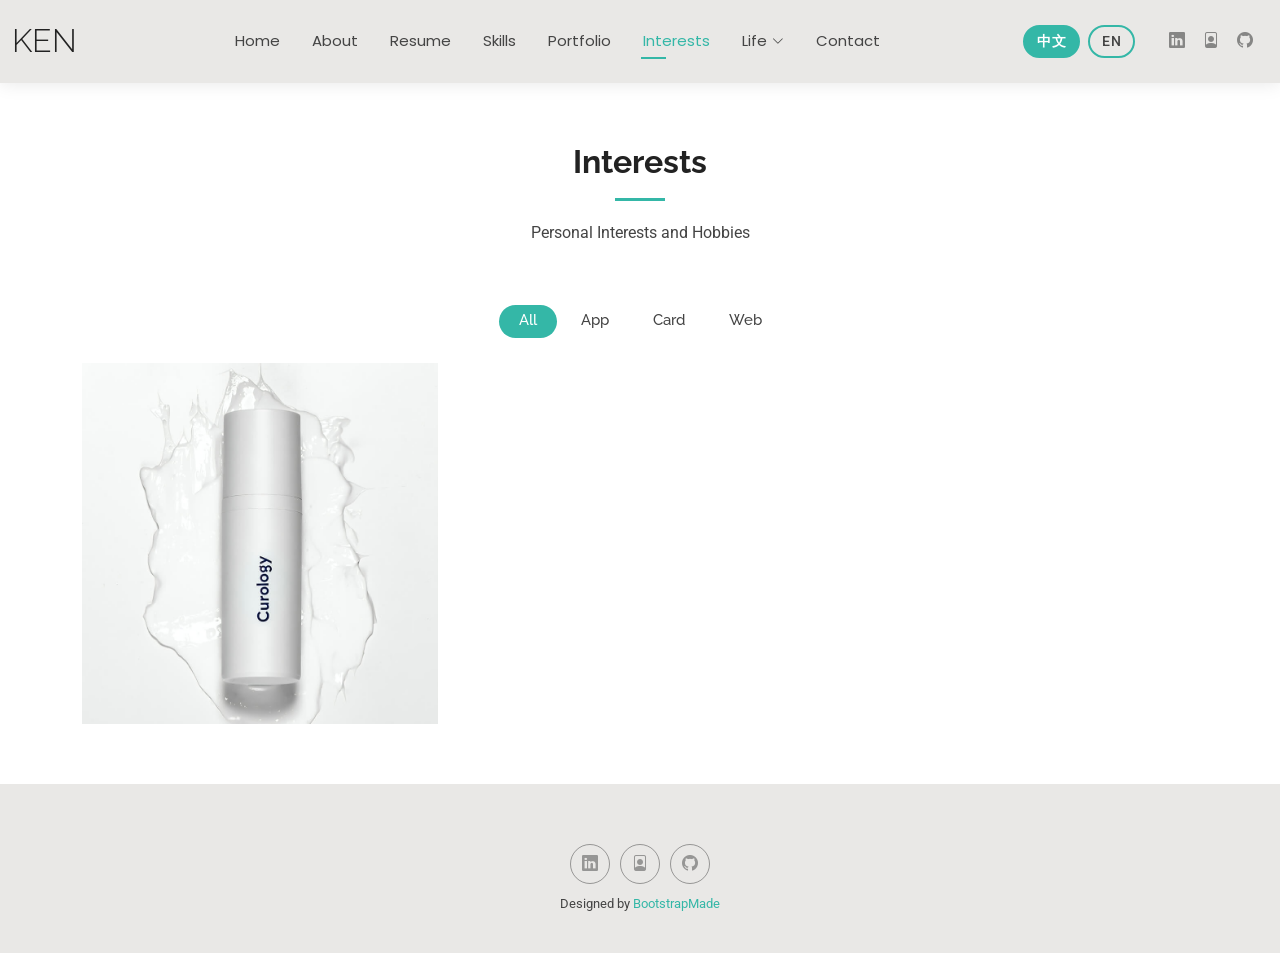
<file: interest.html>
<!doctype html>
<html lang="zh-TW">
  <head>
    <!-- Google tag (gtag.js) -->
    <script async src="https://www.googletagmanager.com/gtag/js?id=G-P2BQQZJEH5"></script>
    <script>
      window.dataLayer = window.dataLayer || [];
      function gtag() {
        dataLayer.push(arguments);
      }
      gtag('js', new Date());

      gtag('config', 'G-P2BQQZJEH5');
    </script>

    <meta charset="utf-8" />
    <meta content="width=device-width, initial-scale=1.0" name="viewport" />
    <title>興趣專長 - Ken | 個人興趣與生活分享</title>
    <meta name="description" content="Ken 的興趣與專長分享，包含攝影、旅遊、美食探索等生活點滴。持續更新中。" />
    <meta name="keywords" content="興趣, 專長, 攝影, 旅遊, 美食, 生活分享" />
    <meta name="author" content="Ken" />
    <meta name="robots" content="noindex, follow" />

    <!-- Canonical URL -->
    <link rel="canonical" href="https://kenorganization.github.io/kencv/interest.html" />

    <!-- Hreflang 多語言標籤 -->
    <link rel="alternate" hreflang="zh-TW" href="https://kenorganization.github.io/kencv/interest.html" />
    <link rel="alternate" hreflang="en" href="https://kenorganization.github.io/kencv/interest.html" />
    <link rel="alternate" hreflang="x-default" href="https://kenorganization.github.io/kencv/interest.html" />

    <!-- Google Search Console 驗證 -->
    <meta name="google-site-verification" content="gtDOM1_QYonbekNw7NSsRPJhzunxH3epxqnAMUqCLzo" />

    <!-- Favicons -->
    <link href="assets/img/favicon.png" rel="icon" />
    <!-- <link href="assets/img/apple-touch-icon.png" rel="apple-touch-icon"> -->

    <!-- Fonts -->
    <link href="https://fonts.googleapis.com" rel="preconnect" />
    <link href="https://fonts.gstatic.com" rel="preconnect" crossorigin />
    <link href="https://fonts.googleapis.com/css2?family=Roboto:ital,wght@0,100;0,300;0,400;0,500;0,700;0,900;1,100;1,300;1,400;1,500;1,700;1,900&family=Poppins:ital,wght@0,100;0,200;0,300;0,400;0,500;0,600;0,700;0,800;0,900;1,100;1,200;1,300;1,400;1,500;1,600;1,700;1,800;1,900&family=Raleway:ital,wght@0,100;0,200;0,300;0,400;0,500;0,600;0,700;0,800;0,900;1,100;1,200;1,300;1,400;1,500;1,600;1,700;1,800;1,900&display=swap" rel="stylesheet" />

    <!-- Vendor CSS Files -->
    <link href="assets/vendor/bootstrap/css/bootstrap.min.css" rel="stylesheet" />
    <link href="assets/vendor/bootstrap-icons/bootstrap-icons.css" rel="stylesheet" />
    <link href="assets/vendor/aos/aos.css" rel="stylesheet" />
    <link href="assets/vendor/swiper/swiper-bundle.min.css" rel="stylesheet" />
    <link href="assets/vendor/glightbox/css/glightbox.min.css" rel="stylesheet" />

    <!-- Main CSS File -->
    <link href="assets/css/main.css" rel="stylesheet" />

    <!-- 多語言切換樣式 -->
    <link href="assets/css/i18n.css" rel="stylesheet" />

    <!-- =======================================================
  * Template Name: Kelly
  * Template URL: https://bootstrapmade.com/kelly-free-bootstrap-cv-resume-html-template/
  * Updated: Aug 07 2024 with Bootstrap v5.3.3
  * Author: BootstrapMade.com
  * License: https://bootstrapmade.com/license/
  ======================================================== -->
  </head>

  <body class="portfolio-page">
    <header id="header" class="header d-flex align-items-center light-background sticky-top">
      <div class="container-fluid position-relative d-flex align-items-center justify-content-between">
        <a href="index.html" class="logo d-flex align-items-center me-auto me-xl-0">
          <!-- Uncomment the line below if you also wish to use an image logo -->
          <!-- <img src="assets/img/logo.png" alt=""> -->
          <h1 class="sitename">Ken</h1>
        </a>

        <nav id="navmenu" class="navmenu">
          <ul>
            <li><a href="index.html" data-i18n="nav.home">首頁</a></li>
            <li><a href="about.html" data-i18n="nav.about">關於我</a></li>
            <li><a href="resume.html" data-i18n="nav.resume">履歷</a></li>
            <li><a href="skill.html" data-i18n="nav.skills">專長技能</a></li>
            <li><a href="portfolio.html" data-i18n="nav.portfolio">專案</a></li>
            <li><a href="interest.html" class="active" data-i18n="nav.interest">興趣專長</a></li>
            <li class="dropdown">
              <a href="#">
                <span data-i18n="nav.life">一些生活</span>
                <i class="bi bi-chevron-down toggle-dropdown"></i>
              </a>
              <ul>
                <li><a href="#">Dropdown 1</a></li>
                <li class="dropdown">
                  <a href="#">
                    <span>Deep Dropdown</span>
                    <i class="bi bi-chevron-down toggle-dropdown"></i>
                  </a>
                  <ul>
                    <li><a href="#">Deep Dropdown 1</a></li>
                    <li><a href="#">Deep Dropdown 2</a></li>
                    <li><a href="#">Deep Dropdown 3</a></li>
                    <li><a href="#">Deep Dropdown 4</a></li>
                    <li><a href="#">Deep Dropdown 5</a></li>
                  </ul>
                </li>
                <li><a href="#">Dropdown 2</a></li>
                <li><a href="#">Dropdown 3</a></li>
                <li><a href="#">Dropdown 4</a></li>
              </ul>
            </li>
            <li><a href="contact.html" data-i18n="nav.contact">聯繫我</a></li>
          </ul>
          <i class="mobile-nav-toggle d-xl-none bi bi-list"></i>
        </nav>

        <div class="header-social-links">
          <!-- 語言切換按鈕 -->
          <div class="language-switcher">
            <button type="button" data-lang="zh-TW" class="active" title="繁體中文">中文</button>
            <button type="button" data-lang="en" title="English">EN</button>
          </div>

          <a href="https://www.linkedin.com/in/%E5%81%A5%E6%81%A9-%E5%BE%90-21a279207/" target="_blank" title="LinkedIn"><i class="bi bi-linkedin"></i></a>
          <!-- Email 已移除以保護隱私 -->
          <a href="https://www.cake.me/s--aki_V7TcrKM7MKCprTQv8g--/ken150ken150" target="_blank" title="CakeResume"><i class="bi bi-file-person"></i></a>
          <a href="#" title="GitHub"><i class="bi bi-github"></i></a>
        </div>
      </div>
    </header>

    <main class="main">
      <!-- Portfolio Section -->
      <section id="portfolio" class="portfolio section">
        <!-- Section Title -->
        <div class="container section-title" data-aos="fade-up">
          <h2 data-i18n="interest.title">Portfolio</h2>
          <p data-i18n="interest.subtitle">Necessitatibus eius consequatur ex aliquid fuga eum quidem sint consectetur velit</p>
        </div>
        <!-- End Section Title -->

        <div class="container">
          <div class="isotope-layout" data-default-filter="*" data-layout="masonry" data-sort="original-order">
            <ul class="portfolio-filters isotope-filters" data-aos="fade-up" data-aos-delay="100">
              <li data-filter="*" class="filter-active">All</li>
              <li data-filter=".filter-app">App</li>
              <li data-filter=".filter-product">Card</li>
              <li data-filter=".filter-branding">Web</li>
            </ul>
            <!-- End Portfolio Filters -->

            <div class="row gy-4 isotope-container" data-aos="fade-up" data-aos-delay="200">
              <div class="col-lg-4 col-md-6 portfolio-item isotope-item filter-app">
                <img src="assets/img/masonry-portfolio/masonry-portfolio-1.jpg" class="img-fluid" alt="" />
                <div class="portfolio-info">
                  <h4>App 1</h4>
                  <p>Lorem ipsum, dolor sit</p>
                  <a href="assets/img/masonry-portfolio/masonry-portfolio-1.jpg" title="App 1" data-gallery="portfolio-gallery-app" class="glightbox preview-link"><i class="bi bi-zoom-in"></i></a>
                  <a href="portfolio-details.html" title="More Details" class="details-link"><i class="bi bi-link-45deg"></i></a>
                </div>
              </div>
              <!-- End Portfolio Item -->
            </div>
            <!-- End Portfolio Container -->
          </div>
        </div>
      </section>
      <!-- /Portfolio Section -->
    </main>

    <footer id="footer" class="footer light-background">
      <div class="container">
        <div class="copyright text-center d-none">
          <p>
            ©
            <span>Copyright</span>
            <strong class="px-1 sitename">Kelly</strong>
            <span>
              All Rights Reserved
              <br />
            </span>
          </p>
        </div>
        <div class="social-links d-flex justify-content-center">
          <a href="https://www.linkedin.com/in/%E5%81%A5%E6%81%A9-%E5%BE%90-21a279207/" target="_blank" title="LinkedIn"><i class="bi bi-linkedin"></i></a>
          <!-- Email 已移除以保護隱私 -->
          <a href="https://www.cake.me/s--aki_V7TcrKM7MKCprTQv8g--/ken150ken150" target="_blank" title="CakeResume"><i class="bi bi-file-person"></i></a>
          <a href="#" title="GitHub"><i class="bi bi-github"></i></a>
        </div>
        <div class="credits">
          <!-- All the links in the footer should remain intact. -->
          <!-- You can delete the links only if you've purchased the pro version. -->
          <!-- Licensing information: https://bootstrapmade.com/license/ -->
          <!-- Purchase the pro version with working PHP/AJAX contact form: [buy-url] -->
          Designed by
          <a href="https://bootstrapmade.com/">BootstrapMade</a>
        </div>
      </div>
    </footer>

    <!-- Scroll Top -->
    <a href="#" id="scroll-top" class="scroll-top d-flex align-items-center justify-content-center"><i class="bi bi-arrow-up-short"></i></a>

    <!-- Preloader -->
    <div id="preloader"></div>

    <!-- Vendor JS Files -->
    <script src="assets/vendor/bootstrap/js/bootstrap.bundle.min.js"></script>
    <script src="assets/vendor/php-email-form/validate.js"></script>
    <script src="assets/vendor/aos/aos.js"></script>
    <script src="assets/vendor/waypoints/noframework.waypoints.js"></script>
    <script src="assets/vendor/purecounter/purecounter_vanilla.js"></script>
    <script src="assets/vendor/swiper/swiper-bundle.min.js"></script>
    <script src="assets/vendor/glightbox/js/glightbox.min.js"></script>
    <script src="assets/vendor/imagesloaded/imagesloaded.pkgd.min.js"></script>
    <script src="assets/vendor/isotope-layout/isotope.pkgd.min.js"></script>

    <!-- Main JS File -->
    <script src="assets/js/main.js"></script>

    <!-- 多語言系統 -->
    <script src="assets/js/i18n.js"></script>
  </body>
</html>
</file>
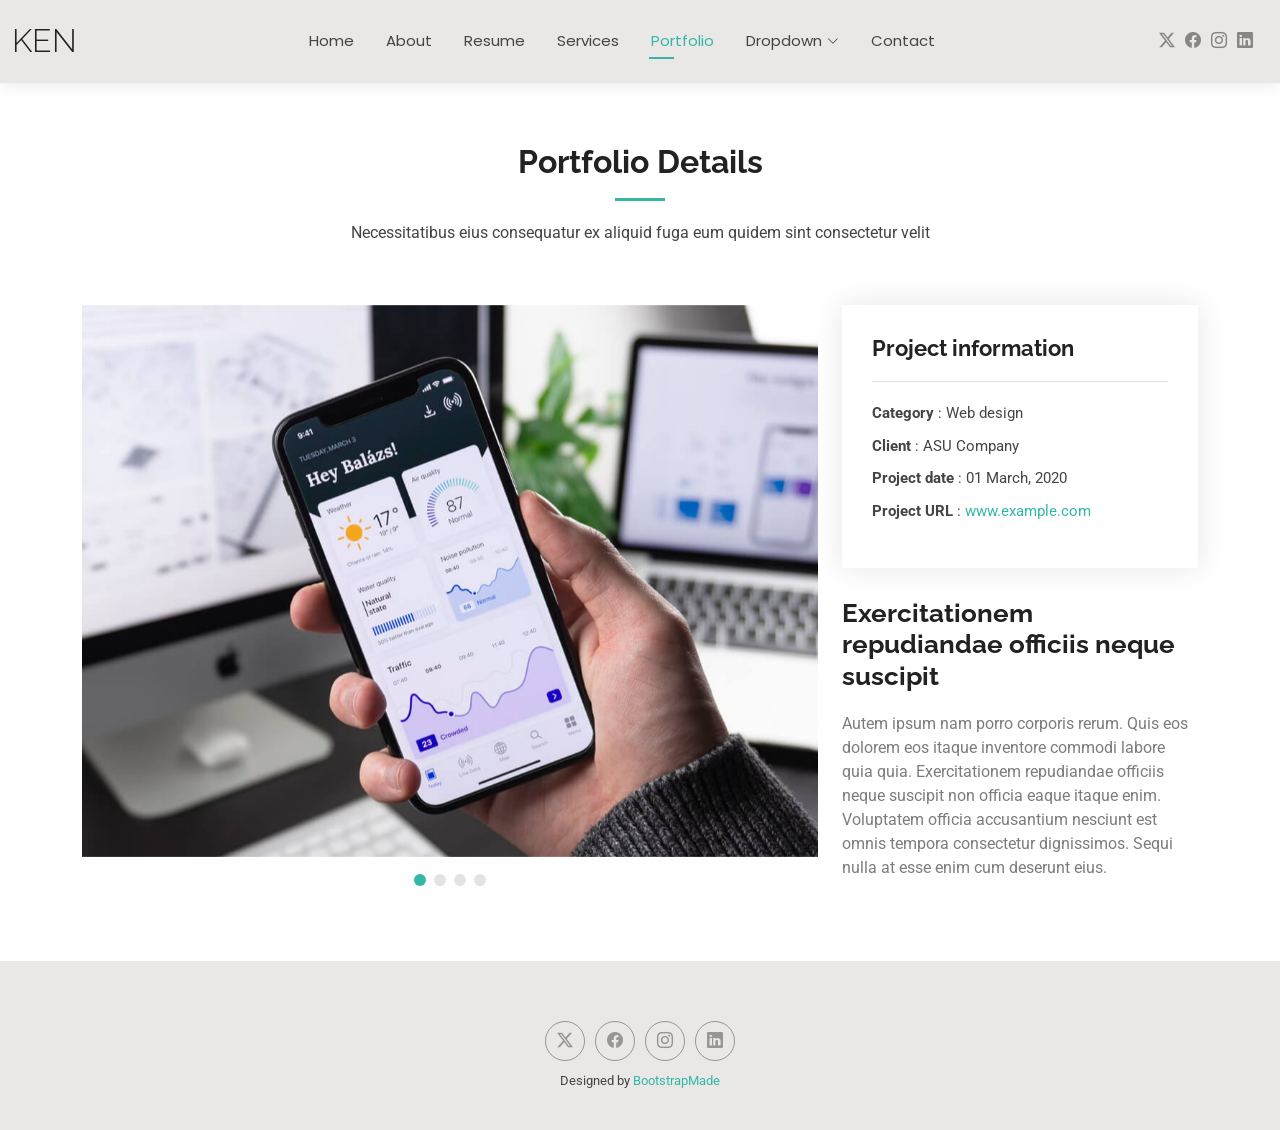
<file: portfolio-details.html>
<!doctype html>
<html lang="en">
  <head>
    <meta charset="utf-8" />
    <meta content="width=device-width, initial-scale=1.0" name="viewport" />
    <title>Ken - 全端工程師 | 個人網站</title>
    <meta name="description" content="" />
    <meta name="keywords" content="" />

    <!-- Favicons -->
    <link href="assets/img/favicon.png" rel="icon" />
    <!-- <link href="assets/img/apple-touch-icon.png" rel="apple-touch-icon"> -->

    <!-- Fonts -->
    <link href="https://fonts.googleapis.com" rel="preconnect" />
    <link href="https://fonts.gstatic.com" rel="preconnect" crossorigin />
    <link href="https://fonts.googleapis.com/css2?family=Roboto:ital,wght@0,100;0,300;0,400;0,500;0,700;0,900;1,100;1,300;1,400;1,500;1,700;1,900&family=Poppins:ital,wght@0,100;0,200;0,300;0,400;0,500;0,600;0,700;0,800;0,900;1,100;1,200;1,300;1,400;1,500;1,600;1,700;1,800;1,900&family=Raleway:ital,wght@0,100;0,200;0,300;0,400;0,500;0,600;0,700;0,800;0,900;1,100;1,200;1,300;1,400;1,500;1,600;1,700;1,800;1,900&display=swap" rel="stylesheet" />

    <!-- Vendor CSS Files -->
    <link href="assets/vendor/bootstrap/css/bootstrap.min.css" rel="stylesheet" />
    <link href="assets/vendor/bootstrap-icons/bootstrap-icons.css" rel="stylesheet" />
    <link href="assets/vendor/aos/aos.css" rel="stylesheet" />
    <link href="assets/vendor/swiper/swiper-bundle.min.css" rel="stylesheet" />
    <link href="assets/vendor/glightbox/css/glightbox.min.css" rel="stylesheet" />

    <!-- Main CSS File -->
    <link href="assets/css/main.css" rel="stylesheet" />

    <!-- =======================================================
  * Template Name: Kelly
  * Template URL: https://bootstrapmade.com/kelly-free-bootstrap-cv-resume-html-template/
  * Updated: Aug 07 2024 with Bootstrap v5.3.3
  * Author: BootstrapMade.com
  * License: https://bootstrapmade.com/license/
  ======================================================== -->
  </head>

  <body class="portfolio-details-page">
    <header id="header" class="header d-flex align-items-center light-background sticky-top">
      <div class="container-fluid position-relative d-flex align-items-center justify-content-between">
        <a href="index.html" class="logo d-flex align-items-center me-auto me-xl-0">
          <!-- Uncomment the line below if you also wish to use an image logo -->
          <!-- <img src="assets/img/logo.png" alt=""> -->
          <h1 class="sitename">Ken</h1>
        </a>

        <nav id="navmenu" class="navmenu">
          <ul>
            <li><a href="index.html">Home</a></li>
            <li><a href="about.html">About</a></li>
            <li><a href="resume.html">Resume</a></li>
            <li><a href="services.html">Services</a></li>
            <li><a href="portfolio.html" class="active">Portfolio</a></li>
            <li class="dropdown">
              <a href="#">
                <span>Dropdown</span>
                <i class="bi bi-chevron-down toggle-dropdown"></i>
              </a>
              <ul>
                <li><a href="#">Dropdown 1</a></li>
                <li class="dropdown">
                  <a href="#">
                    <span>Deep Dropdown</span>
                    <i class="bi bi-chevron-down toggle-dropdown"></i>
                  </a>
                  <ul>
                    <li><a href="#">Deep Dropdown 1</a></li>
                    <li><a href="#">Deep Dropdown 2</a></li>
                    <li><a href="#">Deep Dropdown 3</a></li>
                    <li><a href="#">Deep Dropdown 4</a></li>
                    <li><a href="#">Deep Dropdown 5</a></li>
                  </ul>
                </li>
                <li><a href="#">Dropdown 2</a></li>
                <li><a href="#">Dropdown 3</a></li>
                <li><a href="#">Dropdown 4</a></li>
              </ul>
            </li>
            <li><a href="contact.html">Contact</a></li>
          </ul>
          <i class="mobile-nav-toggle d-xl-none bi bi-list"></i>
        </nav>

        <div class="header-social-links">
          <a href="#" class="twitter"><i class="bi bi-twitter-x"></i></a>
          <a href="#" class="facebook"><i class="bi bi-facebook"></i></a>
          <a href="#" class="instagram"><i class="bi bi-instagram"></i></a>
          <a href="#" class="linkedin"><i class="bi bi-linkedin"></i></a>
        </div>
      </div>
    </header>

    <main class="main">
      <!-- Portfolio Details Section -->
      <section id="portfolio-details" class="portfolio-details section">
        <!-- Section Title -->
        <div class="container section-title" data-aos="fade-up">
          <h2>Portfolio Details</h2>
          <p>Necessitatibus eius consequatur ex aliquid fuga eum quidem sint consectetur velit</p>
        </div>
        <!-- End Section Title -->

        <div class="container" data-aos="fade-up" data-aos-delay="100">
          <div class="row gy-4">
            <div class="col-lg-8">
              <div class="portfolio-details-slider swiper init-swiper">
                <script type="application/json" class="swiper-config">
                  {
                    "loop": true,
                    "speed": 600,
                    "autoplay": {
                      "delay": 5000
                    },
                    "slidesPerView": "auto",
                    "pagination": {
                      "el": ".swiper-pagination",
                      "type": "bullets",
                      "clickable": true
                    }
                  }
                </script>

                <div class="swiper-wrapper align-items-center">
                  <div class="swiper-slide">
                    <img src="assets/img/portfolio/app-1.jpg" alt="" />
                  </div>

                  <div class="swiper-slide">
                    <img src="assets/img/portfolio/product-1.jpg" alt="" />
                  </div>

                  <div class="swiper-slide">
                    <img src="assets/img/portfolio/branding-1.jpg" alt="" />
                  </div>

                  <div class="swiper-slide">
                    <img src="assets/img/portfolio/books-1.jpg" alt="" />
                  </div>
                </div>
                <div class="swiper-pagination"></div>
              </div>
            </div>

            <div class="col-lg-4">
              <div class="portfolio-info" data-aos="fade-up" data-aos-delay="200">
                <h3>Project information</h3>
                <ul>
                  <li>
                    <strong>Category</strong>
                    : Web design
                  </li>
                  <li>
                    <strong>Client</strong>
                    : ASU Company
                  </li>
                  <li>
                    <strong>Project date</strong>
                    : 01 March, 2020
                  </li>
                  <li>
                    <strong>Project URL</strong>
                    :
                    <a href="#">www.example.com</a>
                  </li>
                </ul>
              </div>
              <div class="portfolio-description" data-aos="fade-up" data-aos-delay="300">
                <h2>Exercitationem repudiandae officiis neque suscipit</h2>
                <p>Autem ipsum nam porro corporis rerum. Quis eos dolorem eos itaque inventore commodi labore quia quia. Exercitationem repudiandae officiis neque suscipit non officia eaque itaque enim. Voluptatem officia accusantium nesciunt est omnis tempora consectetur dignissimos. Sequi nulla at esse enim cum deserunt eius.</p>
              </div>
            </div>
          </div>
        </div>
      </section>
      <!-- /Portfolio Details Section -->
    </main>

    <footer id="footer" class="footer light-background">
      <div class="container">
        <div class="copyright text-center d-none">
          <p>
            ©
            <span>Copyright</span>
            <strong class="px-1 sitename">Kelly</strong>
            <span>
              All Rights Reserved
              <br />
            </span>
          </p>
        </div>
        <div class="social-links d-flex justify-content-center">
          <a href=""><i class="bi bi-twitter-x"></i></a>
          <a href=""><i class="bi bi-facebook"></i></a>
          <a href=""><i class="bi bi-instagram"></i></a>
          <a href=""><i class="bi bi-linkedin"></i></a>
        </div>
        <div class="credits">
          <!-- All the links in the footer should remain intact. -->
          <!-- You can delete the links only if you've purchased the pro version. -->
          <!-- Licensing information: https://bootstrapmade.com/license/ -->
          <!-- Purchase the pro version with working PHP/AJAX contact form: [buy-url] -->
          Designed by
          <a href="https://bootstrapmade.com/">BootstrapMade</a>
        </div>
      </div>
    </footer>

    <!-- Scroll Top -->
    <a href="#" id="scroll-top" class="scroll-top d-flex align-items-center justify-content-center"><i class="bi bi-arrow-up-short"></i></a>

    <!-- Preloader -->
    <div id="preloader"></div>

    <!-- Vendor JS Files -->
    <script src="assets/vendor/bootstrap/js/bootstrap.bundle.min.js"></script>
    <script src="assets/vendor/php-email-form/validate.js"></script>
    <script src="assets/vendor/aos/aos.js"></script>
    <script src="assets/vendor/waypoints/noframework.waypoints.js"></script>
    <script src="assets/vendor/purecounter/purecounter_vanilla.js"></script>
    <script src="assets/vendor/swiper/swiper-bundle.min.js"></script>
    <script src="assets/vendor/glightbox/js/glightbox.min.js"></script>
    <script src="assets/vendor/imagesloaded/imagesloaded.pkgd.min.js"></script>
    <script src="assets/vendor/isotope-layout/isotope.pkgd.min.js"></script>

    <!-- Main JS File -->
    <script src="assets/js/main.js"></script>
  </body>
</html>
</file>
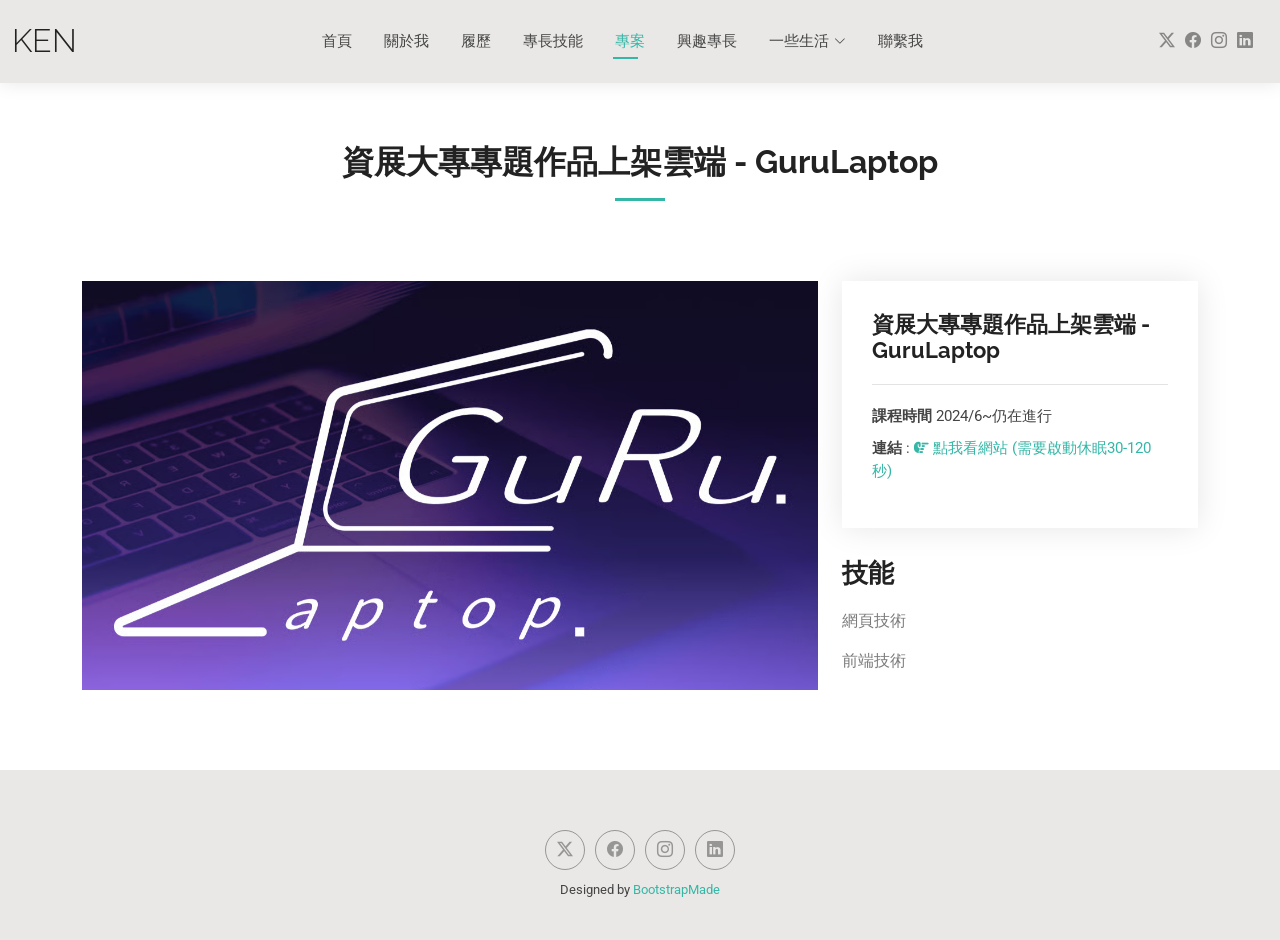
<file: project-gurulaptop.html>
<!doctype html>
<html lang="en">
  <head>
    <meta charset="utf-8" />
    <meta content="width=device-width, initial-scale=1.0" name="viewport" />
    <title>Ken - 全端工程師 | 個人網站</title>
    <meta name="description" content="" />
    <meta name="keywords" content="" />

    <!-- Favicons -->
    <link href="assets/img/favicon.png" rel="icon" />
    <!-- <link href="assets/img/apple-touch-icon.png" rel="apple-touch-icon"> -->

    <!-- Fonts -->
    <link href="https://fonts.googleapis.com" rel="preconnect" />
    <link href="https://fonts.gstatic.com" rel="preconnect" crossorigin />
    <link href="https://fonts.googleapis.com/css2?family=Roboto:ital,wght@0,100;0,300;0,400;0,500;0,700;0,900;1,100;1,300;1,400;1,500;1,700;1,900&family=Poppins:ital,wght@0,100;0,200;0,300;0,400;0,500;0,600;0,700;0,800;0,900;1,100;1,200;1,300;1,400;1,500;1,600;1,700;1,800;1,900&family=Raleway:ital,wght@0,100;0,200;0,300;0,400;0,500;0,600;0,700;0,800;0,900;1,100;1,200;1,300;1,400;1,500;1,600;1,700;1,800;1,900&display=swap" rel="stylesheet" />

    <!-- Vendor CSS Files -->
    <link href="assets/vendor/bootstrap/css/bootstrap.min.css" rel="stylesheet" />
    <link href="assets/vendor/bootstrap-icons/bootstrap-icons.css" rel="stylesheet" />
    <link href="assets/vendor/aos/aos.css" rel="stylesheet" />
    <link href="assets/vendor/swiper/swiper-bundle.min.css" rel="stylesheet" />
    <link href="assets/vendor/glightbox/css/glightbox.min.css" rel="stylesheet" />
    <link rel="stylesheet" href="https://cdnjs.cloudflare.com/ajax/libs/font-awesome/6.7.2/css/all.min.css" />

    <!-- Main CSS File -->
    <link href="assets/css/main.css" rel="stylesheet" />

    <!-- =======================================================
  * Template Name: Kelly
  * Template URL: https://bootstrapmade.com/kelly-free-bootstrap-cv-resume-html-template/
  * Updated: Aug 07 2024 with Bootstrap v5.3.3
  * Author: BootstrapMade.com
  * License: https://bootstrapmade.com/license/
  ======================================================== -->
  </head>

  <body class="portfolio-details-page">
    <header id="header" class="header d-flex align-items-center light-background sticky-top">
      <div class="container-fluid position-relative d-flex align-items-center justify-content-between">
        <a href="index.html" class="logo d-flex align-items-center me-auto me-xl-0">
          <!-- Uncomment the line below if you also wish to use an image logo -->
          <!-- <img src="assets/img/logo.png" alt=""> -->
          <h1 class="sitename">Ken</h1>
        </a>

        <nav id="navmenu" class="navmenu">
          <ul>
            <li><a href="index.html">首頁</a></li>
            <li><a href="about.html">關於我</a></li>
            <li><a href="resume.html">履歷</a></li>
            <li><a href="skill.html">專長技能</a></li>
            <li><a href="portfolio.html" class="active">專案</a></li>
            <li><a href="interest.html">興趣專長</a></li>
            <li class="dropdown">
              <a href="#">
                <span>一些生活</span>
                <i class="bi bi-chevron-down toggle-dropdown"></i>
              </a>
              <ul>
                <li><a href="#">Dropdown 1</a></li>
                <li class="dropdown">
                  <a href="#">
                    <span>Deep Dropdown</span>
                    <i class="bi bi-chevron-down toggle-dropdown"></i>
                  </a>
                  <ul>
                    <li><a href="#">Deep Dropdown 1</a></li>
                    <li><a href="#">Deep Dropdown 2</a></li>
                    <li><a href="#">Deep Dropdown 3</a></li>
                    <li><a href="#">Deep Dropdown 4</a></li>
                    <li><a href="#">Deep Dropdown 5</a></li>
                  </ul>
                </li>
                <li><a href="#">Dropdown 2</a></li>
                <li><a href="#">Dropdown 3</a></li>
                <li><a href="#">Dropdown 4</a></li>
              </ul>
            </li>
            <li><a href="contact.html">聯繫我</a></li>
          </ul>
          <i class="mobile-nav-toggle d-xl-none bi bi-list"></i>
        </nav>

        <div class="header-social-links">
          <a href="#" class="twitter"><i class="bi bi-twitter-x"></i></a>
          <a href="#" class="facebook"><i class="bi bi-facebook"></i></a>
          <a href="#" class="instagram"><i class="bi bi-instagram"></i></a>
          <a href="#" class="linkedin"><i class="bi bi-linkedin"></i></a>
        </div>
      </div>
    </header>

    <main class="main">
      <!-- Portfolio Details Section -->
      <section id="portfolio-details" class="portfolio-details section">
        <!-- Section Title -->
        <div class="container section-title" data-aos="fade-up">
          <h2>資展大專專題作品上架雲端 - GuruLaptop</h2>
          <p class="d-none">Necessitatibus eius consequatur ex aliquid fuga eum quidem sint consectetur velit</p>
        </div>
        <!-- End Section Title -->

        <div class="container" data-aos="fade-up" data-aos-delay="100">
          <div class="row gy-4">
            <div class="col-lg-8">
              <div class="portfolio-details-slider swiper init-swiper">
                <div class="swiper-wrapper align-items-center">
                  <div class="swiper-slide">
                    <a href="https://gurulaptop-ckeditor-frontend.onrender.com">
                      <img src="assets/img/project/gurulaptop.avif" alt="" />
                    </a>
                  </div>
                </div>
                <div class="swiper-pagination"></div>
              </div>
            </div>

            <div class="col-lg-4">
              <div class="portfolio-info" data-aos="fade-up" data-aos-delay="200">
                <h3>資展大專專題作品上架雲端 - GuruLaptop</h3>
                <ul>
                  <li>
                    <strong>課程時間</strong>
                    2024/6~仍在進行
                  </li>

                  <li>
                    <strong>連結</strong>
                    :
                    <a href="https://gurulaptop-ckeditor-frontend.onrender.com" target="_blank" rel="noopener noreferrer">
                      <i class="fa-solid fa-hand-point-right"></i>
                      點我看網站 (需要啟動休眠30-120秒)
                    </a>
                  </li>
                </ul>
              </div>
              <div class="portfolio-description" data-aos="fade-up" data-aos-delay="300">
                <h2>技能</h2>
                <p>網頁技術</p>
                <p>前端技術</p>
              </div>
            </div>
          </div>
        </div>
      </section>
      <!-- /Portfolio Details Section -->
    </main>

    <footer id="footer" class="footer light-background">
      <div class="container">
        <div class="copyright text-center d-none">
          <p>
            ©
            <span>Copyright</span>
            <strong class="px-1 sitename">Kelly</strong>
            <span>
              All Rights Reserved
              <br />
            </span>
          </p>
        </div>
        <div class="social-links d-flex justify-content-center">
          <a href=""><i class="bi bi-twitter-x"></i></a>
          <a href=""><i class="bi bi-facebook"></i></a>
          <a href=""><i class="bi bi-instagram"></i></a>
          <a href=""><i class="bi bi-linkedin"></i></a>
        </div>
        <div class="credits">
          <!-- All the links in the footer should remain intact. -->
          <!-- You can delete the links only if you've purchased the pro version. -->
          <!-- Licensing information: https://bootstrapmade.com/license/ -->
          <!-- Purchase the pro version with working PHP/AJAX contact form: [buy-url] -->
          Designed by
          <a href="https://bootstrapmade.com/">BootstrapMade</a>
        </div>
      </div>
    </footer>

    <!-- Scroll Top -->
    <a href="#" id="scroll-top" class="scroll-top d-flex align-items-center justify-content-center"><i class="bi bi-arrow-up-short"></i></a>

    <!-- Preloader -->
    <div id="preloader"></div>

    <!-- Vendor JS Files -->
    <script src="assets/vendor/bootstrap/js/bootstrap.bundle.min.js"></script>
    <script src="assets/vendor/php-email-form/validate.js"></script>
    <script src="assets/vendor/aos/aos.js"></script>
    <script src="assets/vendor/waypoints/noframework.waypoints.js"></script>
    <script src="assets/vendor/purecounter/purecounter_vanilla.js"></script>
    <script src="assets/vendor/swiper/swiper-bundle.min.js"></script>
    <script src="assets/vendor/glightbox/js/glightbox.min.js"></script>
    <script src="assets/vendor/imagesloaded/imagesloaded.pkgd.min.js"></script>
    <script src="assets/vendor/isotope-layout/isotope.pkgd.min.js"></script>

    <!-- Main JS File -->
    <script src="assets/js/main.js"></script>
  </body>
</html>
</file>
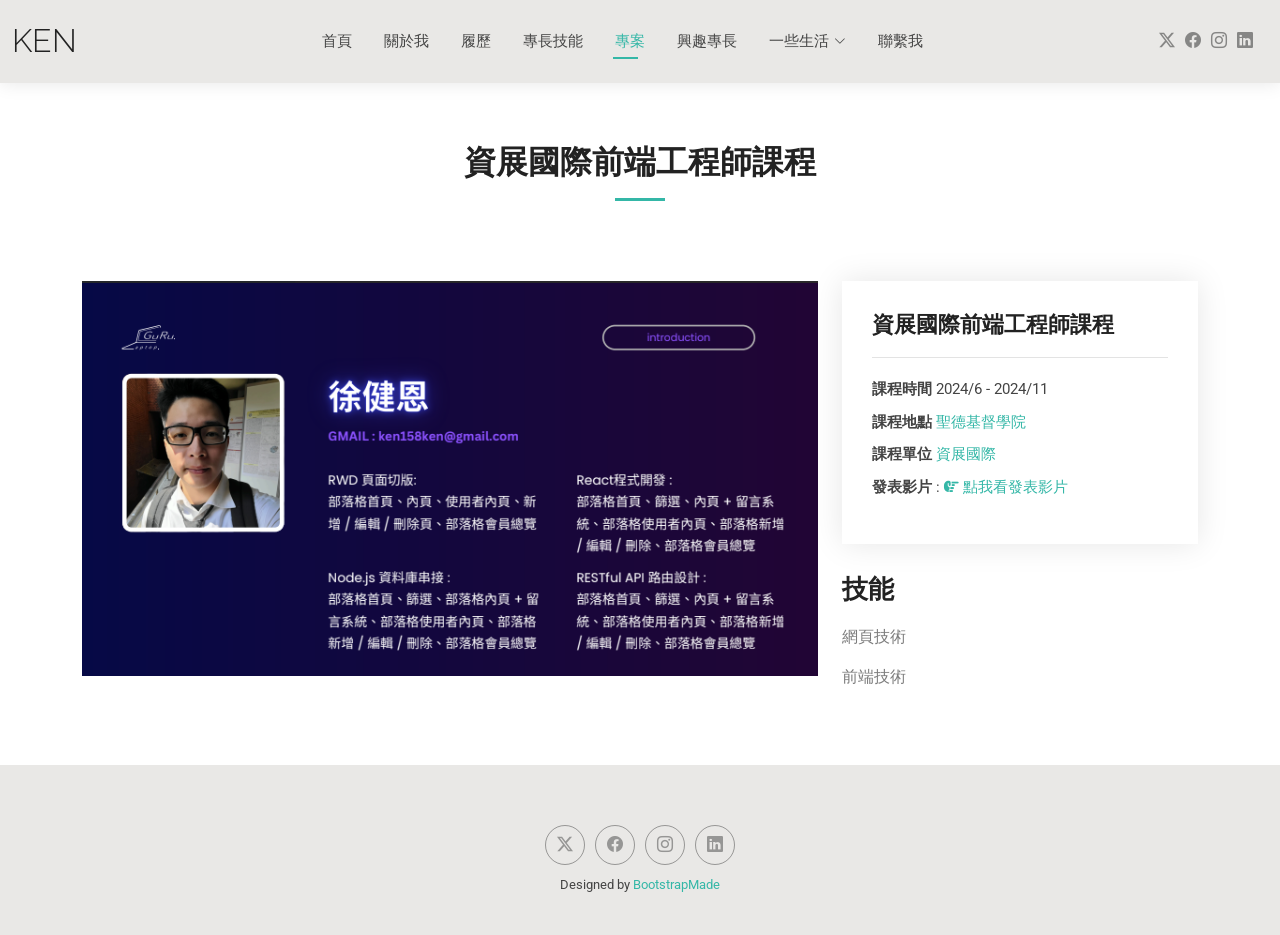
<file: project-ispan.html>
<!doctype html>
<html lang="en">
  <head>
    <meta charset="utf-8" />
    <meta content="width=device-width, initial-scale=1.0" name="viewport" />
    <title>Ken - 全端工程師 | 個人網站</title>
    <meta name="description" content="" />
    <meta name="keywords" content="" />

    <!-- Favicons -->
    <link href="assets/img/favicon.png" rel="icon" />
    <!-- <link href="assets/img/apple-touch-icon.png" rel="apple-touch-icon"> -->

    <!-- Fonts -->
    <link href="https://fonts.googleapis.com" rel="preconnect" />
    <link href="https://fonts.gstatic.com" rel="preconnect" crossorigin />
    <link href="https://fonts.googleapis.com/css2?family=Roboto:ital,wght@0,100;0,300;0,400;0,500;0,700;0,900;1,100;1,300;1,400;1,500;1,700;1,900&family=Poppins:ital,wght@0,100;0,200;0,300;0,400;0,500;0,600;0,700;0,800;0,900;1,100;1,200;1,300;1,400;1,500;1,600;1,700;1,800;1,900&family=Raleway:ital,wght@0,100;0,200;0,300;0,400;0,500;0,600;0,700;0,800;0,900;1,100;1,200;1,300;1,400;1,500;1,600;1,700;1,800;1,900&display=swap" rel="stylesheet" />

    <!-- Vendor CSS Files -->
    <link href="assets/vendor/bootstrap/css/bootstrap.min.css" rel="stylesheet" />
    <link href="assets/vendor/bootstrap-icons/bootstrap-icons.css" rel="stylesheet" />
    <link href="assets/vendor/aos/aos.css" rel="stylesheet" />
    <link href="assets/vendor/swiper/swiper-bundle.min.css" rel="stylesheet" />
    <link href="assets/vendor/glightbox/css/glightbox.min.css" rel="stylesheet" />
    <link rel="stylesheet" href="https://cdnjs.cloudflare.com/ajax/libs/font-awesome/6.7.2/css/all.min.css" />

    <!-- Main CSS File -->
    <link href="assets/css/main.css" rel="stylesheet" />

    <!-- =======================================================
  * Template Name: Kelly
  * Template URL: https://bootstrapmade.com/kelly-free-bootstrap-cv-resume-html-template/
  * Updated: Aug 07 2024 with Bootstrap v5.3.3
  * Author: BootstrapMade.com
  * License: https://bootstrapmade.com/license/
  ======================================================== -->
  </head>

  <body class="portfolio-details-page">
    <header id="header" class="header d-flex align-items-center light-background sticky-top">
      <div class="container-fluid position-relative d-flex align-items-center justify-content-between">
        <a href="index.html" class="logo d-flex align-items-center me-auto me-xl-0">
          <!-- Uncomment the line below if you also wish to use an image logo -->
          <!-- <img src="assets/img/logo.png" alt=""> -->
          <h1 class="sitename">Ken</h1>
        </a>

        <nav id="navmenu" class="navmenu">
          <ul>
            <li><a href="index.html">首頁</a></li>
            <li><a href="about.html">關於我</a></li>
            <li><a href="resume.html">履歷</a></li>
            <li><a href="skill.html">專長技能</a></li>
            <li><a href="portfolio.html" class="active">專案</a></li>
            <li><a href="interest.html">興趣專長</a></li>
            <li class="dropdown">
              <a href="#">
                <span>一些生活</span>
                <i class="bi bi-chevron-down toggle-dropdown"></i>
              </a>
              <ul>
                <li><a href="#">Dropdown 1</a></li>
                <li class="dropdown">
                  <a href="#">
                    <span>Deep Dropdown</span>
                    <i class="bi bi-chevron-down toggle-dropdown"></i>
                  </a>
                  <ul>
                    <li><a href="#">Deep Dropdown 1</a></li>
                    <li><a href="#">Deep Dropdown 2</a></li>
                    <li><a href="#">Deep Dropdown 3</a></li>
                    <li><a href="#">Deep Dropdown 4</a></li>
                    <li><a href="#">Deep Dropdown 5</a></li>
                  </ul>
                </li>
                <li><a href="#">Dropdown 2</a></li>
                <li><a href="#">Dropdown 3</a></li>
                <li><a href="#">Dropdown 4</a></li>
              </ul>
            </li>
            <li><a href="contact.html">聯繫我</a></li>
          </ul>
          <i class="mobile-nav-toggle d-xl-none bi bi-list"></i>
        </nav>

        <div class="header-social-links">
          <a href="#" class="twitter"><i class="bi bi-twitter-x"></i></a>
          <a href="#" class="facebook"><i class="bi bi-facebook"></i></a>
          <a href="#" class="instagram"><i class="bi bi-instagram"></i></a>
          <a href="#" class="linkedin"><i class="bi bi-linkedin"></i></a>
        </div>
      </div>
    </header>

    <main class="main">
      <!-- Portfolio Details Section -->
      <section id="portfolio-details" class="portfolio-details section">
        <!-- Section Title -->
        <div class="container section-title" data-aos="fade-up">
          <h2>資展國際前端工程師課程</h2>
          <p class="d-none">Necessitatibus eius consequatur ex aliquid fuga eum quidem sint consectetur velit</p>
        </div>
        <!-- End Section Title -->

        <div class="container" data-aos="fade-up" data-aos-delay="100">
          <div class="row gy-4">
            <div class="col-lg-8">
              <div class="portfolio-details-slider swiper init-swiper">
                <div class="swiper-wrapper align-items-center">
                  <div class="swiper-slide">
                    <img src="assets/img/project/ispan2.png" alt="" />
                  </div>
                </div>
                <div class="swiper-pagination"></div>
              </div>
            </div>

            <div class="col-lg-4">
              <div class="portfolio-info" data-aos="fade-up" data-aos-delay="200">
                <h3>資展國際前端工程師課程</h3>
                <ul>
                  <li>
                    <strong>課程時間</strong>
                    2024/6 - 2024/11
                  </li>
                  <li>
                    <strong>課程地點</strong>
                    <a href="https://maps.app.goo.gl/8w33bYc85QpQHrXP9" target="_blank" rel="noopener noreferrer">聖德基督學院</a>
                  </li>
                  <li>
                    <strong>課程單位</strong>
                    <a href="https://www.ispan.com.tw/" target="_blank" rel="noopener noreferrer">資展國際</a>
                  </li>
                  <li>
                    <strong>發表影片</strong>
                    :
                    <a href="https://www.youtube.com/watch?t=4695&v=q9XTz_5lejw&feature=youtu.be" target="_blank" rel="noopener noreferrer">
                      <i class="fa-solid fa-hand-point-right"></i>
                      點我看發表影片
                    </a>
                  </li>
                </ul>
              </div>
              <div class="portfolio-description" data-aos="fade-up" data-aos-delay="300">
                <h2>技能</h2>
                <p>網頁技術</p>
                <p>前端技術</p>
              </div>
            </div>
          </div>
        </div>
      </section>
      <!-- /Portfolio Details Section -->
    </main>

    <footer id="footer" class="footer light-background">
      <div class="container">
        <div class="copyright text-center d-none">
          <p>
            ©
            <span>Copyright</span>
            <strong class="px-1 sitename">Kelly</strong>
            <span>
              All Rights Reserved
              <br />
            </span>
          </p>
        </div>
        <div class="social-links d-flex justify-content-center">
          <a href=""><i class="bi bi-twitter-x"></i></a>
          <a href=""><i class="bi bi-facebook"></i></a>
          <a href=""><i class="bi bi-instagram"></i></a>
          <a href=""><i class="bi bi-linkedin"></i></a>
        </div>
        <div class="credits">
          <!-- All the links in the footer should remain intact. -->
          <!-- You can delete the links only if you've purchased the pro version. -->
          <!-- Licensing information: https://bootstrapmade.com/license/ -->
          <!-- Purchase the pro version with working PHP/AJAX contact form: [buy-url] -->
          Designed by
          <a href="https://bootstrapmade.com/">BootstrapMade</a>
        </div>
      </div>
    </footer>

    <!-- Scroll Top -->
    <a href="#" id="scroll-top" class="scroll-top d-flex align-items-center justify-content-center"><i class="bi bi-arrow-up-short"></i></a>

    <!-- Preloader -->
    <div id="preloader"></div>

    <!-- Vendor JS Files -->
    <script src="assets/vendor/bootstrap/js/bootstrap.bundle.min.js"></script>
    <script src="assets/vendor/php-email-form/validate.js"></script>
    <script src="assets/vendor/aos/aos.js"></script>
    <script src="assets/vendor/waypoints/noframework.waypoints.js"></script>
    <script src="assets/vendor/purecounter/purecounter_vanilla.js"></script>
    <script src="assets/vendor/swiper/swiper-bundle.min.js"></script>
    <script src="assets/vendor/glightbox/js/glightbox.min.js"></script>
    <script src="assets/vendor/imagesloaded/imagesloaded.pkgd.min.js"></script>
    <script src="assets/vendor/isotope-layout/isotope.pkgd.min.js"></script>

    <!-- Main JS File -->
    <script src="assets/js/main.js"></script>
  </body>
</html>
</file>
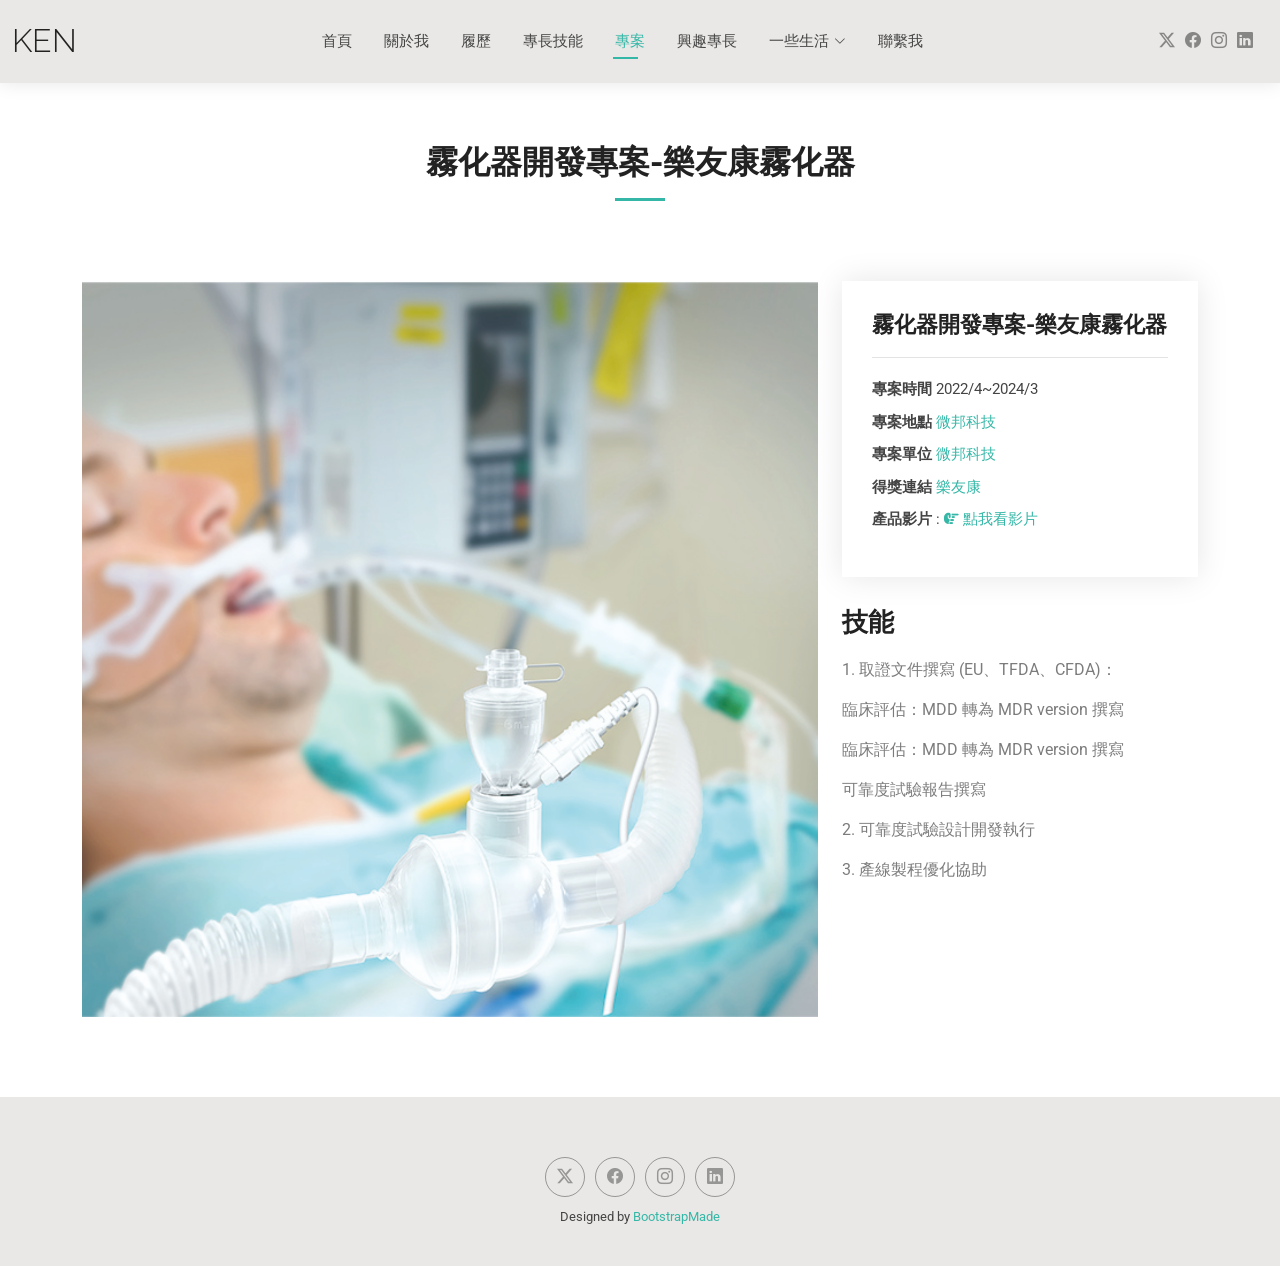
<file: project-loyalcare.html>
<!doctype html>
<html lang="en">
  <head>
    <meta charset="utf-8" />
    <meta content="width=device-width, initial-scale=1.0" name="viewport" />
    <title>Ken - 全端工程師 | 個人網站</title>
    <meta name="description" content="" />
    <meta name="keywords" content="" />

    <!-- Favicons -->
    <link href="assets/img/favicon.png" rel="icon" />
    <!-- <link href="assets/img/apple-touch-icon.png" rel="apple-touch-icon"> -->

    <!-- Fonts -->
    <link href="https://fonts.googleapis.com" rel="preconnect" />
    <link href="https://fonts.gstatic.com" rel="preconnect" crossorigin />
    <link href="https://fonts.googleapis.com/css2?family=Roboto:ital,wght@0,100;0,300;0,400;0,500;0,700;0,900;1,100;1,300;1,400;1,500;1,700;1,900&family=Poppins:ital,wght@0,100;0,200;0,300;0,400;0,500;0,600;0,700;0,800;0,900;1,100;1,200;1,300;1,400;1,500;1,600;1,700;1,800;1,900&family=Raleway:ital,wght@0,100;0,200;0,300;0,400;0,500;0,600;0,700;0,800;0,900;1,100;1,200;1,300;1,400;1,500;1,600;1,700;1,800;1,900&display=swap" rel="stylesheet" />

    <!-- Vendor CSS Files -->
    <link href="assets/vendor/bootstrap/css/bootstrap.min.css" rel="stylesheet" />
    <link href="assets/vendor/bootstrap-icons/bootstrap-icons.css" rel="stylesheet" />
    <link href="assets/vendor/aos/aos.css" rel="stylesheet" />
    <link href="assets/vendor/swiper/swiper-bundle.min.css" rel="stylesheet" />
    <link href="assets/vendor/glightbox/css/glightbox.min.css" rel="stylesheet" />
    <link rel="stylesheet" href="https://cdnjs.cloudflare.com/ajax/libs/font-awesome/6.7.2/css/all.min.css" />

    <!-- Main CSS File -->
    <link href="assets/css/main.css" rel="stylesheet" />

    <!-- =======================================================
  * Template Name: Kelly
  * Template URL: https://bootstrapmade.com/kelly-free-bootstrap-cv-resume-html-template/
  * Updated: Aug 07 2024 with Bootstrap v5.3.3
  * Author: BootstrapMade.com
  * License: https://bootstrapmade.com/license/
  ======================================================== -->
  </head>

  <body class="portfolio-details-page">
    <header id="header" class="header d-flex align-items-center light-background sticky-top">
      <div class="container-fluid position-relative d-flex align-items-center justify-content-between">
        <a href="index.html" class="logo d-flex align-items-center me-auto me-xl-0">
          <!-- Uncomment the line below if you also wish to use an image logo -->
          <!-- <img src="assets/img/logo.png" alt=""> -->
          <h1 class="sitename">Ken</h1>
        </a>

        <nav id="navmenu" class="navmenu">
          <ul>
            <li><a href="index.html">首頁</a></li>
            <li><a href="about.html">關於我</a></li>
            <li><a href="resume.html">履歷</a></li>
            <li><a href="skill.html">專長技能</a></li>
            <li><a href="portfolio.html" class="active">專案</a></li>
            <li><a href="interest.html">興趣專長</a></li>
            <li class="dropdown">
              <a href="#">
                <span>一些生活</span>
                <i class="bi bi-chevron-down toggle-dropdown"></i>
              </a>
              <ul>
                <li><a href="#">Dropdown 1</a></li>
                <li class="dropdown">
                  <a href="#">
                    <span>Deep Dropdown</span>
                    <i class="bi bi-chevron-down toggle-dropdown"></i>
                  </a>
                  <ul>
                    <li><a href="#">Deep Dropdown 1</a></li>
                    <li><a href="#">Deep Dropdown 2</a></li>
                    <li><a href="#">Deep Dropdown 3</a></li>
                    <li><a href="#">Deep Dropdown 4</a></li>
                    <li><a href="#">Deep Dropdown 5</a></li>
                  </ul>
                </li>
                <li><a href="#">Dropdown 2</a></li>
                <li><a href="#">Dropdown 3</a></li>
                <li><a href="#">Dropdown 4</a></li>
              </ul>
            </li>
            <li><a href="contact.html">聯繫我</a></li>
          </ul>
          <i class="mobile-nav-toggle d-xl-none bi bi-list"></i>
        </nav>

        <div class="header-social-links">
          <a href="#" class="twitter"><i class="bi bi-twitter-x"></i></a>
          <a href="#" class="facebook"><i class="bi bi-facebook"></i></a>
          <a href="#" class="instagram"><i class="bi bi-instagram"></i></a>
          <a href="#" class="linkedin"><i class="bi bi-linkedin"></i></a>
        </div>
      </div>
    </header>

    <main class="main">
      <!-- Portfolio Details Section -->
      <section id="portfolio-details" class="portfolio-details section">
        <!-- Section Title -->
        <div class="container section-title" data-aos="fade-up">
          <h2>霧化器開發專案-樂友康霧化器</h2>
          <p class="d-none">Necessitatibus eius consequatur ex aliquid fuga eum quidem sint consectetur velit</p>
        </div>
        <!-- End Section Title -->

        <div class="container" data-aos="fade-up" data-aos-delay="100">
          <div class="row gy-4">
            <div class="col-lg-8">
              <div class="portfolio-details-slider swiper init-swiper">
                <div class="swiper-wrapper align-items-center">
                  <div class="swiper-slide">
                    <img src="assets/img/project/microbase/loyalcare1.jpg" alt="" />
                  </div>
                </div>
                <div class="swiper-pagination"></div>
              </div>
            </div>

            <div class="col-lg-4">
              <div class="portfolio-info" data-aos="fade-up" data-aos-delay="200">
                <h3>霧化器開發專案-樂友康霧化器</h3>
                <ul>
                  <li>
                    <strong>專案時間</strong>
                    2022/4~2024/3
                  </li>
                  <li>
                    <strong>專案地點</strong>
                    <a href="https://maps.app.goo.gl/tVcQ7wgZ5mkGGSFDA" target="_blank" rel="noopener noreferrer">微邦科技</a>
                  </li>
                  <li>
                    <strong>專案單位</strong>
                    <a href="https://microbasetech.com/" target="_blank" rel="noopener noreferrer">微邦科技</a>
                  </li>
                  <li>
                    <strong>得獎連結</strong>
                    <a href="https://www.taiwanexcellence.org/tw/award/product/1130313" target="_blank" rel="noopener noreferrer">樂友康</a>
                  </li>
                  <li>
                    <strong>產品影片</strong>
                    :
                    <a href="https://www.youtube.com/@microbasetech" target="_blank" rel="noopener noreferrer">
                      <i class="fa-solid fa-hand-point-right"></i>
                      點我看影片
                    </a>
                  </li>
                </ul>
              </div>
              <div class="portfolio-description" data-aos="fade-up" data-aos-delay="300">
                <h2>技能</h2>
                <p>1. 取證文件撰寫 (EU、TFDA、CFDA)：</p>
                <p>臨床評估：MDD 轉為 MDR version 撰寫</p>
                <p>臨床評估：MDD 轉為 MDR version 撰寫</p>
                <p>可靠度試驗報告撰寫</p>
                <p>2. 可靠度試驗設計開發執行</p>
                <p>3. 產線製程優化協助</p>
              </div>
            </div>
          </div>
        </div>
      </section>
      <!-- /Portfolio Details Section -->
    </main>

    <footer id="footer" class="footer light-background">
      <div class="container">
        <div class="copyright text-center d-none">
          <p>
            ©
            <span>Copyright</span>
            <strong class="px-1 sitename">Kelly</strong>
            <span>
              All Rights Reserved
              <br />
            </span>
          </p>
        </div>
        <div class="social-links d-flex justify-content-center">
          <a href=""><i class="bi bi-twitter-x"></i></a>
          <a href=""><i class="bi bi-facebook"></i></a>
          <a href=""><i class="bi bi-instagram"></i></a>
          <a href=""><i class="bi bi-linkedin"></i></a>
        </div>
        <div class="credits">
          <!-- All the links in the footer should remain intact. -->
          <!-- You can delete the links only if you've purchased the pro version. -->
          <!-- Licensing information: https://bootstrapmade.com/license/ -->
          <!-- Purchase the pro version with working PHP/AJAX contact form: [buy-url] -->
          Designed by
          <a href="https://bootstrapmade.com/">BootstrapMade</a>
        </div>
      </div>
    </footer>

    <!-- Scroll Top -->
    <a href="#" id="scroll-top" class="scroll-top d-flex align-items-center justify-content-center"><i class="bi bi-arrow-up-short"></i></a>

    <!-- Preloader -->
    <div id="preloader"></div>

    <!-- Vendor JS Files -->
    <script src="assets/vendor/bootstrap/js/bootstrap.bundle.min.js"></script>
    <script src="assets/vendor/php-email-form/validate.js"></script>
    <script src="assets/vendor/aos/aos.js"></script>
    <script src="assets/vendor/waypoints/noframework.waypoints.js"></script>
    <script src="assets/vendor/purecounter/purecounter_vanilla.js"></script>
    <script src="assets/vendor/swiper/swiper-bundle.min.js"></script>
    <script src="assets/vendor/glightbox/js/glightbox.min.js"></script>
    <script src="assets/vendor/imagesloaded/imagesloaded.pkgd.min.js"></script>
    <script src="assets/vendor/isotope-layout/isotope.pkgd.min.js"></script>

    <!-- Main JS File -->
    <script src="assets/js/main.js"></script>
  </body>
</html>
</file>
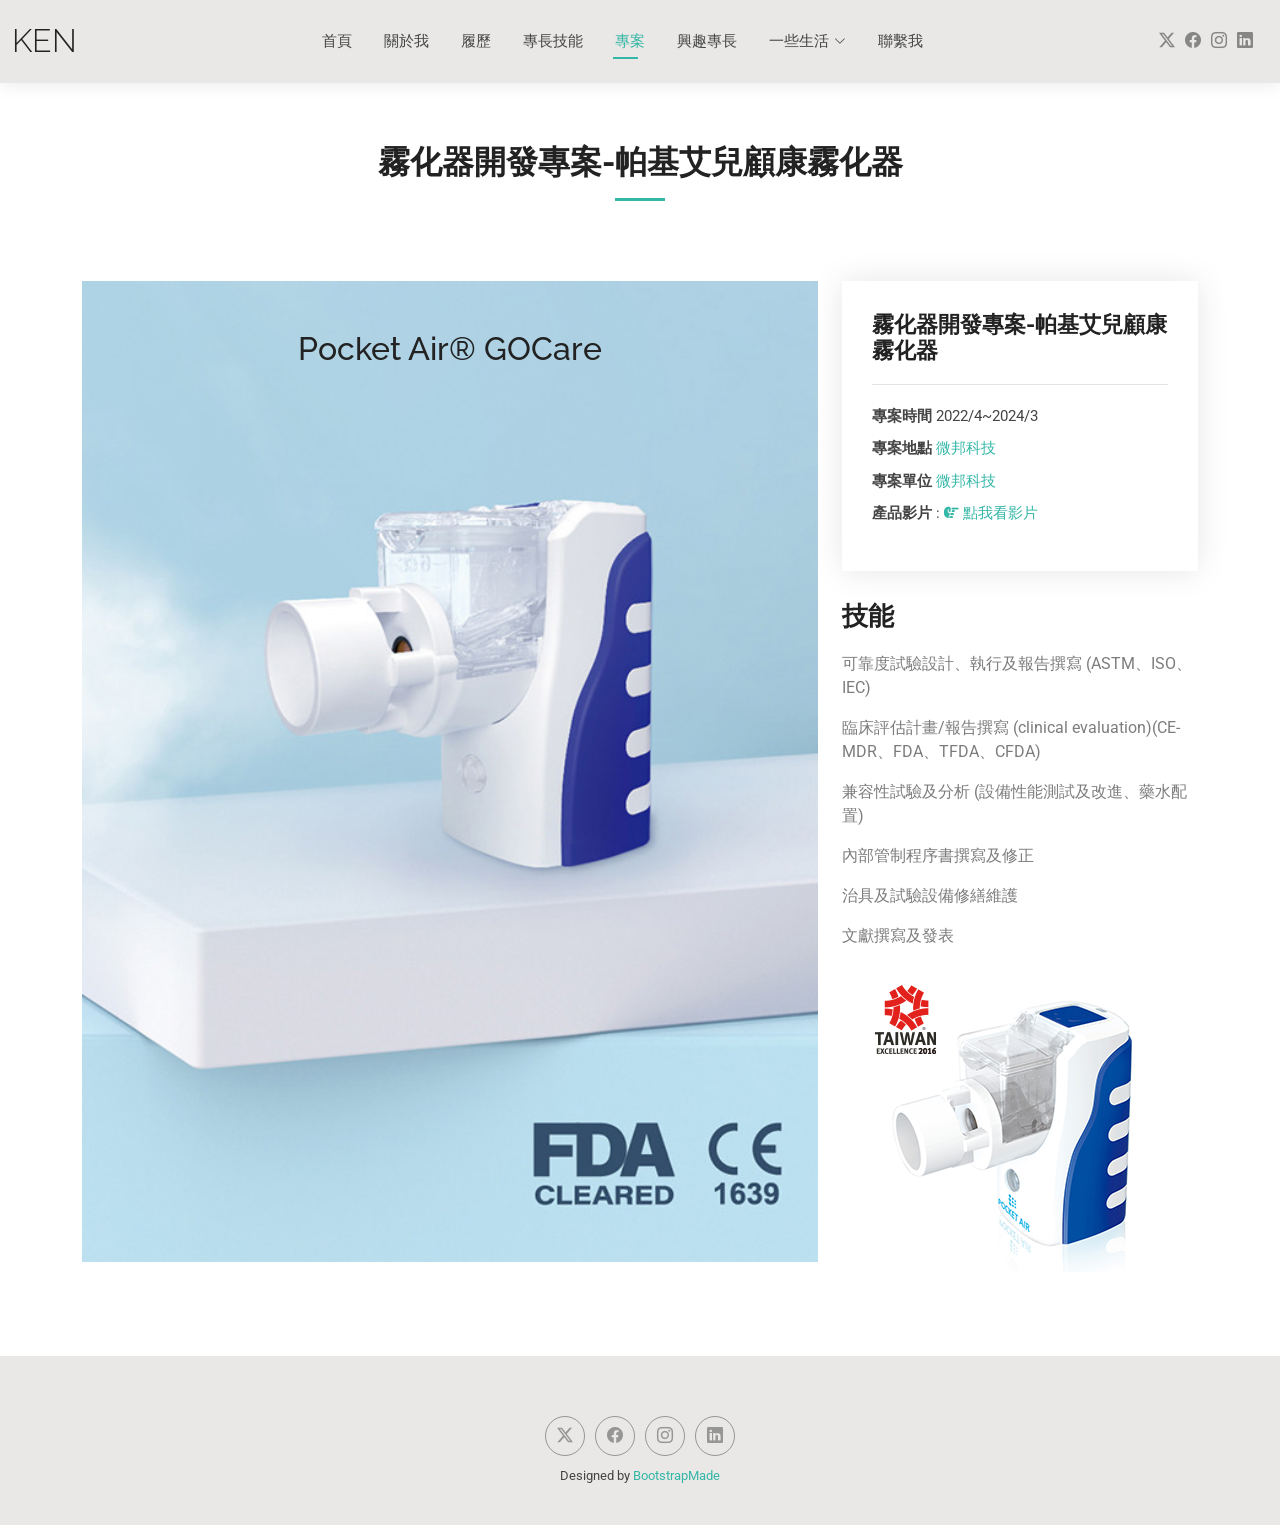
<file: project-Neb.html>
<!doctype html>
<html lang="en">
  <head>
    <meta charset="utf-8" />
    <meta content="width=device-width, initial-scale=1.0" name="viewport" />
    <title>Ken - 全端工程師 | 個人網站</title>
    <meta name="description" content="" />
    <meta name="keywords" content="" />

    <!-- Favicons -->
    <link href="assets/img/favicon.png" rel="icon" />
    <!-- <link href="assets/img/apple-touch-icon.png" rel="apple-touch-icon"> -->

    <!-- Fonts -->
    <link href="https://fonts.googleapis.com" rel="preconnect" />
    <link href="https://fonts.gstatic.com" rel="preconnect" crossorigin />
    <link href="https://fonts.googleapis.com/css2?family=Roboto:ital,wght@0,100;0,300;0,400;0,500;0,700;0,900;1,100;1,300;1,400;1,500;1,700;1,900&family=Poppins:ital,wght@0,100;0,200;0,300;0,400;0,500;0,600;0,700;0,800;0,900;1,100;1,200;1,300;1,400;1,500;1,600;1,700;1,800;1,900&family=Raleway:ital,wght@0,100;0,200;0,300;0,400;0,500;0,600;0,700;0,800;0,900;1,100;1,200;1,300;1,400;1,500;1,600;1,700;1,800;1,900&display=swap" rel="stylesheet" />

    <!-- Vendor CSS Files -->
    <link href="assets/vendor/bootstrap/css/bootstrap.min.css" rel="stylesheet" />
    <link href="assets/vendor/bootstrap-icons/bootstrap-icons.css" rel="stylesheet" />
    <link href="assets/vendor/aos/aos.css" rel="stylesheet" />
    <link href="assets/vendor/swiper/swiper-bundle.min.css" rel="stylesheet" />
    <link href="assets/vendor/glightbox/css/glightbox.min.css" rel="stylesheet" />
    <link rel="stylesheet" href="https://cdnjs.cloudflare.com/ajax/libs/font-awesome/6.7.2/css/all.min.css" />

    <!-- Main CSS File -->
    <link href="assets/css/main.css" rel="stylesheet" />

    <!-- =======================================================
  * Template Name: Kelly
  * Template URL: https://bootstrapmade.com/kelly-free-bootstrap-cv-resume-html-template/
  * Updated: Aug 07 2024 with Bootstrap v5.3.3
  * Author: BootstrapMade.com
  * License: https://bootstrapmade.com/license/
  ======================================================== -->
  </head>

  <body class="portfolio-details-page">
    <header id="header" class="header d-flex align-items-center light-background sticky-top">
      <div class="container-fluid position-relative d-flex align-items-center justify-content-between">
        <a href="index.html" class="logo d-flex align-items-center me-auto me-xl-0">
          <!-- Uncomment the line below if you also wish to use an image logo -->
          <!-- <img src="assets/img/logo.png" alt=""> -->
          <h1 class="sitename">Ken</h1>
        </a>

        <nav id="navmenu" class="navmenu">
          <ul>
            <li><a href="index.html">首頁</a></li>
            <li><a href="about.html">關於我</a></li>
            <li><a href="resume.html">履歷</a></li>
            <li><a href="skill.html">專長技能</a></li>
            <li><a href="portfolio.html" class="active">專案</a></li>
            <li><a href="interest.html">興趣專長</a></li>
            <li class="dropdown">
              <a href="#">
                <span>一些生活</span>
                <i class="bi bi-chevron-down toggle-dropdown"></i>
              </a>
              <ul>
                <li><a href="#">Dropdown 1</a></li>
                <li class="dropdown">
                  <a href="#">
                    <span>Deep Dropdown</span>
                    <i class="bi bi-chevron-down toggle-dropdown"></i>
                  </a>
                  <ul>
                    <li><a href="#">Deep Dropdown 1</a></li>
                    <li><a href="#">Deep Dropdown 2</a></li>
                    <li><a href="#">Deep Dropdown 3</a></li>
                    <li><a href="#">Deep Dropdown 4</a></li>
                    <li><a href="#">Deep Dropdown 5</a></li>
                  </ul>
                </li>
                <li><a href="#">Dropdown 2</a></li>
                <li><a href="#">Dropdown 3</a></li>
                <li><a href="#">Dropdown 4</a></li>
              </ul>
            </li>
            <li><a href="contact.html">聯繫我</a></li>
          </ul>
          <i class="mobile-nav-toggle d-xl-none bi bi-list"></i>
        </nav>

        <div class="header-social-links">
          <a href="#" class="twitter"><i class="bi bi-twitter-x"></i></a>
          <a href="#" class="facebook"><i class="bi bi-facebook"></i></a>
          <a href="#" class="instagram"><i class="bi bi-instagram"></i></a>
          <a href="#" class="linkedin"><i class="bi bi-linkedin"></i></a>
        </div>
      </div>
    </header>

    <main class="main">
      <!-- Portfolio Details Section -->
      <section id="portfolio-details" class="portfolio-details section">
        <!-- Section Title -->
        <div class="container section-title" data-aos="fade-up">
          <h2>霧化器開發專案-帕基艾兒顧康霧化器</h2>
          <p class="d-none">Necessitatibus eius consequatur ex aliquid fuga eum quidem sint consectetur velit</p>
        </div>
        <!-- End Section Title -->

        <div class="container" data-aos="fade-up" data-aos-delay="100">
          <div class="row gy-4">
            <div class="col-lg-8">
              <div class="portfolio-details-slider swiper init-swiper">
                <div class="swiper-wrapper align-items-center">
                  <div class="swiper-slide" style="position: relative">
                    <div class="d-flex justify-content-center" style="position: absolute; top: 5%; width: 100%">
                      <h2>Pocket Air® GOCare</h2>
                    </div>
                    <img src="assets/img/project/microbase/Neb2.jpg" alt="" />
                  </div>
                </div>
                <div class="swiper-pagination"></div>
              </div>
            </div>

            <div class="col-lg-4">
              <div class="portfolio-info" data-aos="fade-up" data-aos-delay="200">
                <h3>霧化器開發專案-帕基艾兒顧康霧化器</h3>
                <ul>
                  <li>
                    <strong>專案時間</strong>
                    2022/4~2024/3
                  </li>
                  <li>
                    <strong>專案地點</strong>
                    <a href="https://maps.app.goo.gl/tVcQ7wgZ5mkGGSFDA" target="_blank" rel="noopener noreferrer">微邦科技</a>
                  </li>
                  <li>
                    <strong>專案單位</strong>
                    <a href="https://microbasetech.com/" target="_blank" rel="noopener noreferrer">微邦科技</a>
                  </li>
                  <li class="d-none">
                    <strong>得獎連結</strong>
                    <a href="https://www.taiwanexcellence.org/tw/award/product/1130313" target="_blank" rel="noopener noreferrer">樂友康</a>
                  </li>
                  <li>
                    <strong>產品影片</strong>
                    :
                    <a href="https://www.youtube.com/@microbasetech" target="_blank" rel="noopener noreferrer">
                      <i class="fa-solid fa-hand-point-right"></i>
                      點我看影片
                    </a>
                  </li>
                </ul>
              </div>
              <div class="portfolio-description" data-aos="fade-up" data-aos-delay="300">
                <h2>技能</h2>
                <p>可靠度試驗設計、執行及報告撰寫 (ASTM、ISO、IEC)</p>
                <p>臨床評估計畫/報告撰寫 (clinical evaluation)(CE-MDR、FDA、TFDA、CFDA)</p>
                <p>兼容性試驗及分析 (設備性能測試及改進、藥水配置)</p>
                <p>內部管制程序書撰寫及修正</p>
                <p>治具及試驗設備修繕維護</p>
                <p>文獻撰寫及發表</p>
              </div>
              <div class="m-4">
                <img src="assets/img/project/microbase/Neb.jpg" alt="" />
              </div>
            </div>
          </div>
        </div>
      </section>
      <!-- /Portfolio Details Section -->
    </main>

    <footer id="footer" class="footer light-background">
      <div class="container">
        <div class="copyright text-center d-none">
          <p>
            ©
            <span>Copyright</span>
            <strong class="px-1 sitename">Kelly</strong>
            <span>
              All Rights Reserved
              <br />
            </span>
          </p>
        </div>
        <div class="social-links d-flex justify-content-center">
          <a href=""><i class="bi bi-twitter-x"></i></a>
          <a href=""><i class="bi bi-facebook"></i></a>
          <a href=""><i class="bi bi-instagram"></i></a>
          <a href=""><i class="bi bi-linkedin"></i></a>
        </div>
        <div class="credits">
          <!-- All the links in the footer should remain intact. -->
          <!-- You can delete the links only if you've purchased the pro version. -->
          <!-- Licensing information: https://bootstrapmade.com/license/ -->
          <!-- Purchase the pro version with working PHP/AJAX contact form: [buy-url] -->
          Designed by
          <a href="https://bootstrapmade.com/">BootstrapMade</a>
        </div>
      </div>
    </footer>

    <!-- Scroll Top -->
    <a href="#" id="scroll-top" class="scroll-top d-flex align-items-center justify-content-center"><i class="bi bi-arrow-up-short"></i></a>

    <!-- Preloader -->
    <div id="preloader"></div>

    <!-- Vendor JS Files -->
    <script src="assets/vendor/bootstrap/js/bootstrap.bundle.min.js"></script>
    <script src="assets/vendor/php-email-form/validate.js"></script>
    <script src="assets/vendor/aos/aos.js"></script>
    <script src="assets/vendor/waypoints/noframework.waypoints.js"></script>
    <script src="assets/vendor/purecounter/purecounter_vanilla.js"></script>
    <script src="assets/vendor/swiper/swiper-bundle.min.js"></script>
    <script src="assets/vendor/glightbox/js/glightbox.min.js"></script>
    <script src="assets/vendor/imagesloaded/imagesloaded.pkgd.min.js"></script>
    <script src="assets/vendor/isotope-layout/isotope.pkgd.min.js"></script>

    <!-- Main JS File -->
    <script src="assets/js/main.js"></script>
  </body>
</html>
</file>
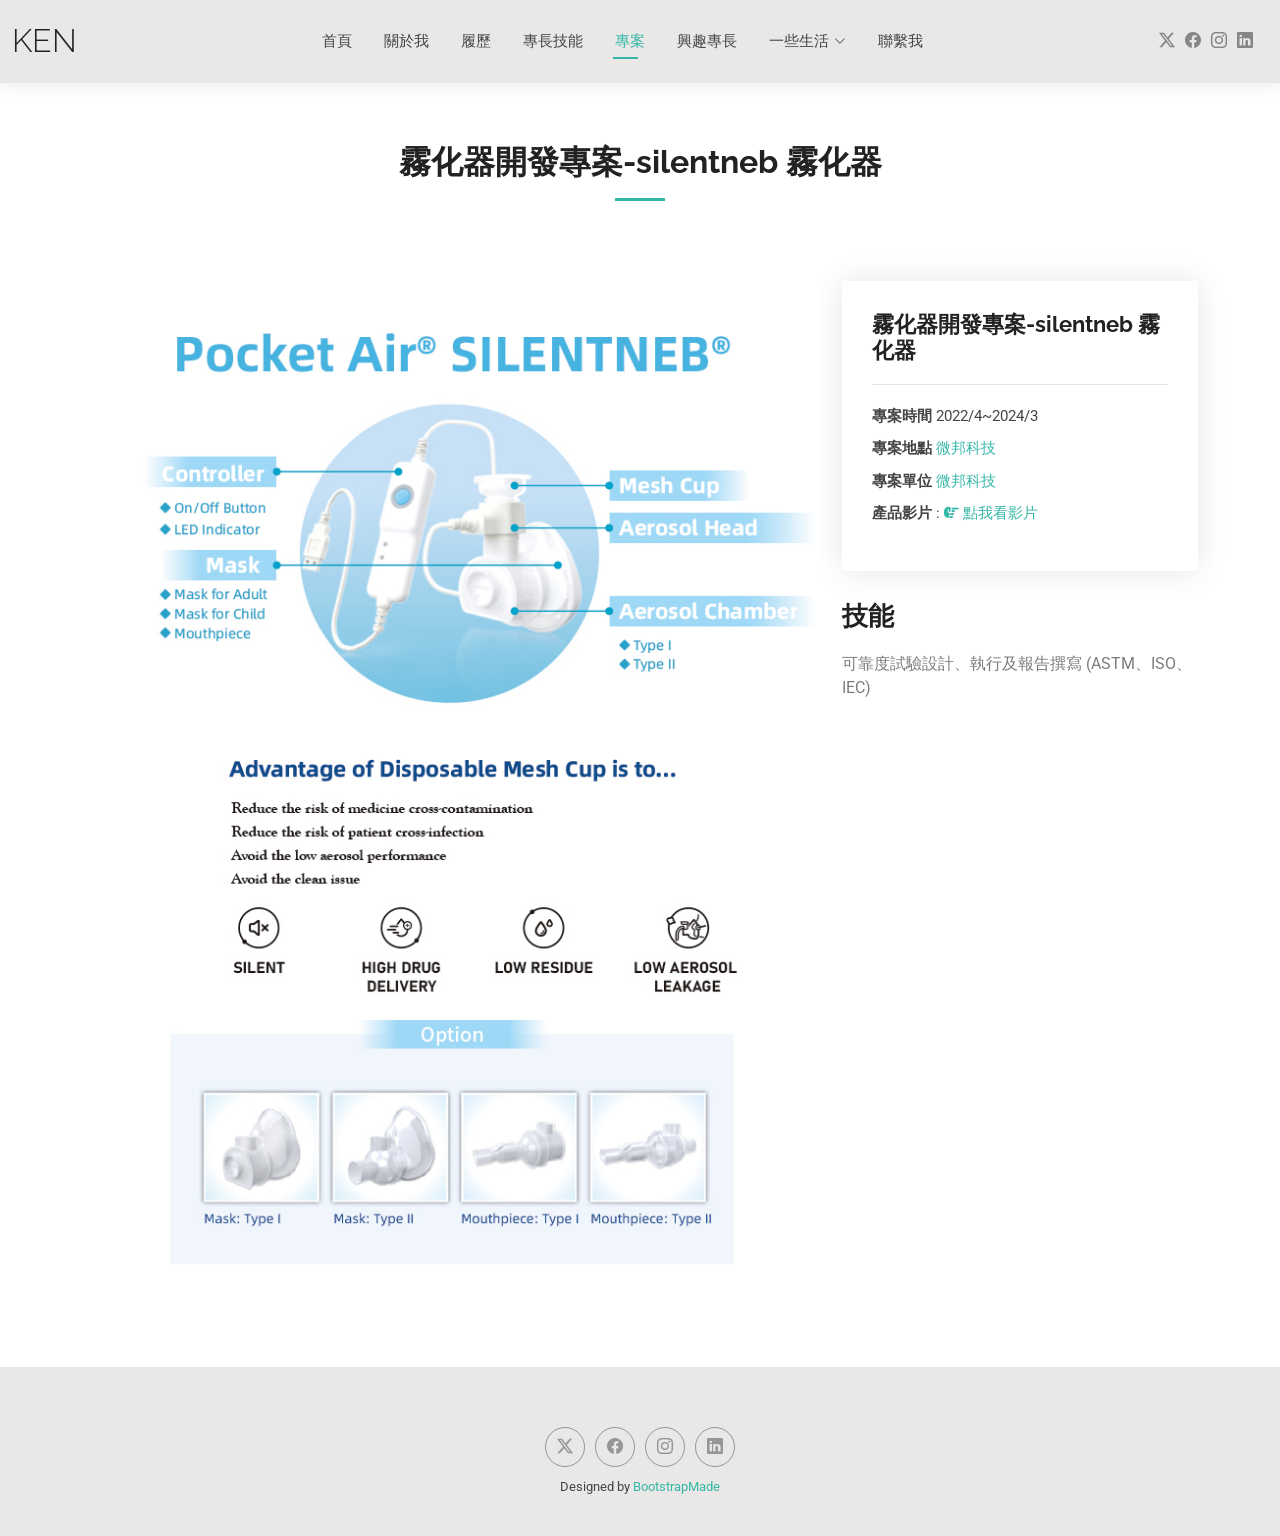
<file: project-silentneb.html>
<!doctype html>
<html lang="en">
  <head>
    <meta charset="utf-8" />
    <meta content="width=device-width, initial-scale=1.0" name="viewport" />
    <title>Ken - 全端工程師 | 個人網站</title>
    <meta name="description" content="" />
    <meta name="keywords" content="" />

    <!-- Favicons -->
    <link href="assets/img/favicon.png" rel="icon" />
    <!-- <link href="assets/img/apple-touch-icon.png" rel="apple-touch-icon"> -->

    <!-- Fonts -->
    <link href="https://fonts.googleapis.com" rel="preconnect" />
    <link href="https://fonts.gstatic.com" rel="preconnect" crossorigin />
    <link href="https://fonts.googleapis.com/css2?family=Roboto:ital,wght@0,100;0,300;0,400;0,500;0,700;0,900;1,100;1,300;1,400;1,500;1,700;1,900&family=Poppins:ital,wght@0,100;0,200;0,300;0,400;0,500;0,600;0,700;0,800;0,900;1,100;1,200;1,300;1,400;1,500;1,600;1,700;1,800;1,900&family=Raleway:ital,wght@0,100;0,200;0,300;0,400;0,500;0,600;0,700;0,800;0,900;1,100;1,200;1,300;1,400;1,500;1,600;1,700;1,800;1,900&display=swap" rel="stylesheet" />

    <!-- Vendor CSS Files -->
    <link href="assets/vendor/bootstrap/css/bootstrap.min.css" rel="stylesheet" />
    <link href="assets/vendor/bootstrap-icons/bootstrap-icons.css" rel="stylesheet" />
    <link href="assets/vendor/aos/aos.css" rel="stylesheet" />
    <link href="assets/vendor/swiper/swiper-bundle.min.css" rel="stylesheet" />
    <link href="assets/vendor/glightbox/css/glightbox.min.css" rel="stylesheet" />
    <link rel="stylesheet" href="https://cdnjs.cloudflare.com/ajax/libs/font-awesome/6.7.2/css/all.min.css" />

    <!-- Main CSS File -->
    <link href="assets/css/main.css" rel="stylesheet" />

    <!-- =======================================================
  * Template Name: Kelly
  * Template URL: https://bootstrapmade.com/kelly-free-bootstrap-cv-resume-html-template/
  * Updated: Aug 07 2024 with Bootstrap v5.3.3
  * Author: BootstrapMade.com
  * License: https://bootstrapmade.com/license/
  ======================================================== -->
  </head>

  <body class="portfolio-details-page">
    <header id="header" class="header d-flex align-items-center light-background sticky-top">
      <div class="container-fluid position-relative d-flex align-items-center justify-content-between">
        <a href="index.html" class="logo d-flex align-items-center me-auto me-xl-0">
          <!-- Uncomment the line below if you also wish to use an image logo -->
          <!-- <img src="assets/img/logo.png" alt=""> -->
          <h1 class="sitename">Ken</h1>
        </a>

        <nav id="navmenu" class="navmenu">
          <ul>
            <li><a href="index.html">首頁</a></li>
            <li><a href="about.html">關於我</a></li>
            <li><a href="resume.html">履歷</a></li>
            <li><a href="skill.html">專長技能</a></li>
            <li><a href="portfolio.html" class="active">專案</a></li>
            <li><a href="interest.html">興趣專長</a></li>
            <li class="dropdown">
              <a href="#">
                <span>一些生活</span>
                <i class="bi bi-chevron-down toggle-dropdown"></i>
              </a>
              <ul>
                <li><a href="#">Dropdown 1</a></li>
                <li class="dropdown">
                  <a href="#">
                    <span>Deep Dropdown</span>
                    <i class="bi bi-chevron-down toggle-dropdown"></i>
                  </a>
                  <ul>
                    <li><a href="#">Deep Dropdown 1</a></li>
                    <li><a href="#">Deep Dropdown 2</a></li>
                    <li><a href="#">Deep Dropdown 3</a></li>
                    <li><a href="#">Deep Dropdown 4</a></li>
                    <li><a href="#">Deep Dropdown 5</a></li>
                  </ul>
                </li>
                <li><a href="#">Dropdown 2</a></li>
                <li><a href="#">Dropdown 3</a></li>
                <li><a href="#">Dropdown 4</a></li>
              </ul>
            </li>
            <li><a href="contact.html">聯繫我</a></li>
          </ul>
          <i class="mobile-nav-toggle d-xl-none bi bi-list"></i>
        </nav>

        <div class="header-social-links">
          <a href="#" class="twitter"><i class="bi bi-twitter-x"></i></a>
          <a href="#" class="facebook"><i class="bi bi-facebook"></i></a>
          <a href="#" class="instagram"><i class="bi bi-instagram"></i></a>
          <a href="#" class="linkedin"><i class="bi bi-linkedin"></i></a>
        </div>
      </div>
    </header>

    <main class="main">
      <!-- Portfolio Details Section -->
      <section id="portfolio-details" class="portfolio-details section">
        <!-- Section Title -->
        <div class="container section-title" data-aos="fade-up">
          <h2>霧化器開發專案-silentneb 霧化器</h2>
          <p class="d-none">Necessitatibus eius consequatur ex aliquid fuga eum quidem sint consectetur velit</p>
        </div>
        <!-- End Section Title -->

        <div class="container" data-aos="fade-up" data-aos-delay="100">
          <div class="row gy-4">
            <div class="col-lg-8">
              <div class="portfolio-details-slider swiper init-swiper">
                <div class="swiper-wrapper align-items-center">
                  <div class="swiper-slide">
                    <img src="assets/img/project/microbase/SN1.jpg" alt="" />
                  </div>
                </div>
                <div class="swiper-pagination"></div>
              </div>
            </div>

            <div class="col-lg-4">
              <div class="portfolio-info" data-aos="fade-up" data-aos-delay="200">
                <h3>霧化器開發專案-silentneb 霧化器</h3>
                <ul>
                  <li>
                    <strong>專案時間</strong>
                    2022/4~2024/3
                  </li>
                  <li>
                    <strong>專案地點</strong>
                    <a href="https://maps.app.goo.gl/tVcQ7wgZ5mkGGSFDA" target="_blank" rel="noopener noreferrer">微邦科技</a>
                  </li>
                  <li>
                    <strong>專案單位</strong>
                    <a href="https://microbasetech.com/" target="_blank" rel="noopener noreferrer">微邦科技</a>
                  </li>
                  <li class="d-none">
                    <strong>得獎連結</strong>
                    <a href="https://www.taiwanexcellence.org/tw/award/product/1130313" target="_blank" rel="noopener noreferrer">樂友康</a>
                  </li>
                  <li>
                    <strong>產品影片</strong>
                    :
                    <a href="https://www.youtube.com/@microbasetech" target="_blank" rel="noopener noreferrer">
                      <i class="fa-solid fa-hand-point-right"></i>
                      點我看影片
                    </a>
                  </li>
                </ul>
              </div>
              <div class="portfolio-description" data-aos="fade-up" data-aos-delay="300">
                <h2>技能</h2>
                <p>可靠度試驗設計、執行及報告撰寫 (ASTM、ISO、IEC)</p>
              </div>
            </div>
          </div>
        </div>
      </section>
      <!-- /Portfolio Details Section -->
    </main>

    <footer id="footer" class="footer light-background">
      <div class="container">
        <div class="copyright text-center d-none">
          <p>
            ©
            <span>Copyright</span>
            <strong class="px-1 sitename">Kelly</strong>
            <span>
              All Rights Reserved
              <br />
            </span>
          </p>
        </div>
        <div class="social-links d-flex justify-content-center">
          <a href=""><i class="bi bi-twitter-x"></i></a>
          <a href=""><i class="bi bi-facebook"></i></a>
          <a href=""><i class="bi bi-instagram"></i></a>
          <a href=""><i class="bi bi-linkedin"></i></a>
        </div>
        <div class="credits">
          <!-- All the links in the footer should remain intact. -->
          <!-- You can delete the links only if you've purchased the pro version. -->
          <!-- Licensing information: https://bootstrapmade.com/license/ -->
          <!-- Purchase the pro version with working PHP/AJAX contact form: [buy-url] -->
          Designed by
          <a href="https://bootstrapmade.com/">BootstrapMade</a>
        </div>
      </div>
    </footer>

    <!-- Scroll Top -->
    <a href="#" id="scroll-top" class="scroll-top d-flex align-items-center justify-content-center"><i class="bi bi-arrow-up-short"></i></a>

    <!-- Preloader -->
    <div id="preloader"></div>

    <!-- Vendor JS Files -->
    <script src="assets/vendor/bootstrap/js/bootstrap.bundle.min.js"></script>
    <script src="assets/vendor/php-email-form/validate.js"></script>
    <script src="assets/vendor/aos/aos.js"></script>
    <script src="assets/vendor/waypoints/noframework.waypoints.js"></script>
    <script src="assets/vendor/purecounter/purecounter_vanilla.js"></script>
    <script src="assets/vendor/swiper/swiper-bundle.min.js"></script>
    <script src="assets/vendor/glightbox/js/glightbox.min.js"></script>
    <script src="assets/vendor/imagesloaded/imagesloaded.pkgd.min.js"></script>
    <script src="assets/vendor/isotope-layout/isotope.pkgd.min.js"></script>

    <!-- Main JS File -->
    <script src="assets/js/main.js"></script>
  </body>
</html>
</file>
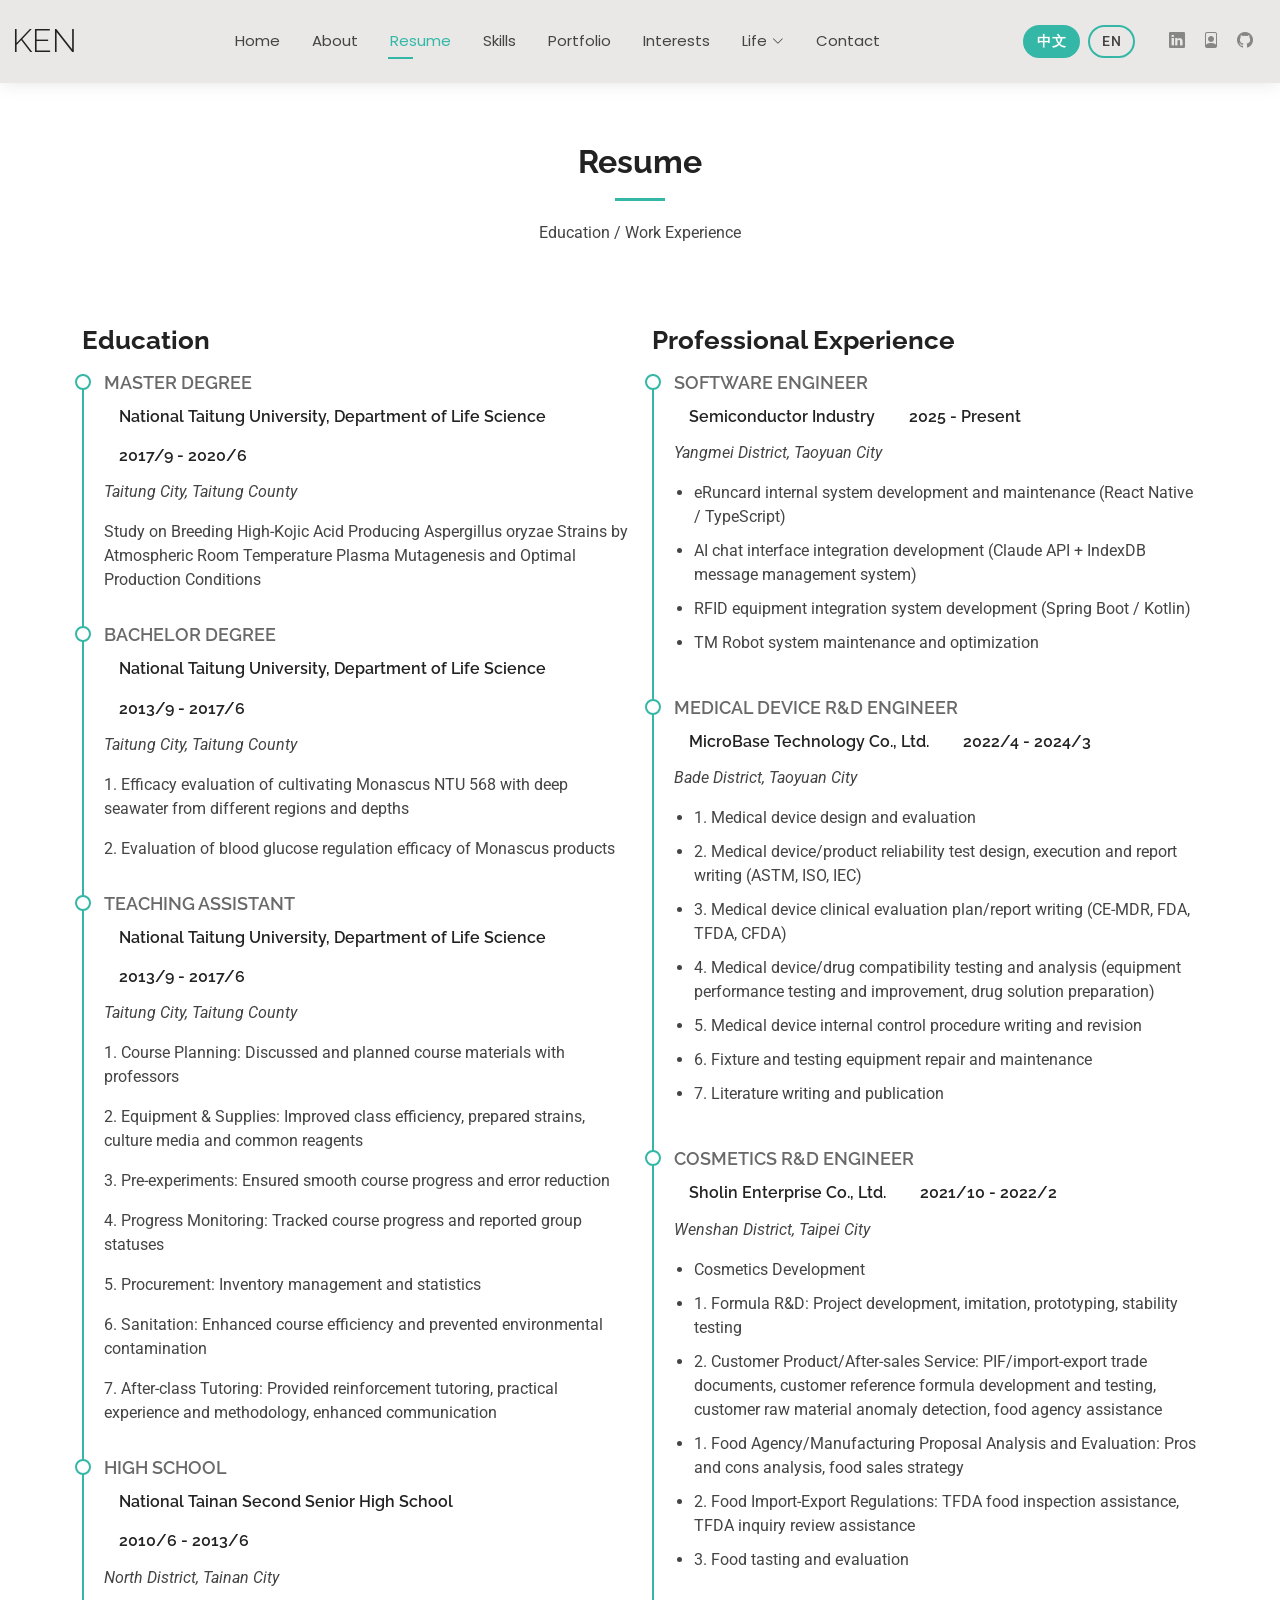
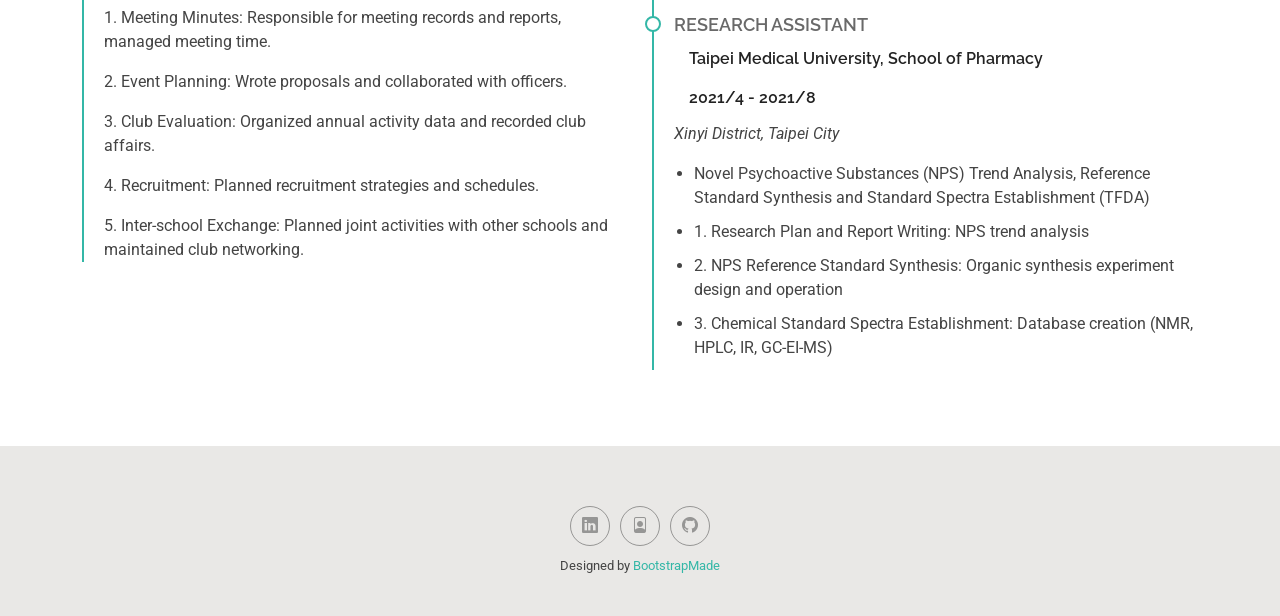
<file: resume.html>
<!doctype html>
<html lang="zh-TW">
  <head>
    <!-- Google tag (gtag.js) -->
    <script async src="https://www.googletagmanager.com/gtag/js?id=G-P2BQQZJEH5"></script>
    <script>
      window.dataLayer = window.dataLayer || [];
      function gtag() {
        dataLayer.push(arguments);
      }
      gtag('js', new Date());

      gtag('config', 'G-P2BQQZJEH5');
    </script>

    <meta charset="utf-8" />
    <meta content="width=device-width, initial-scale=1.0" name="viewport" />
    <title>履歷 - Ken | 工作經歷與學歷</title>
    <meta name="description" content="Ken 的完整履歷：半導體相關公司擔任全端工程師、半導體產業軟體工程師、醫療器材研發工程師。國立台東大學生命科學系碩士，跨領域技術背景。" />
    <meta name="keywords" content="Ken 履歷, 軟體工程師, IoT開發, 半導體產業, 醫療器材研發, Spring Boot, React Native, 國立台東大學, 生命科學, 跨領域工程師" />
    <meta name="author" content="Ken" />
    <meta name="robots" content="index, follow" />

    <!-- Canonical URL -->
    <link rel="canonical" href="https://kenorganization.github.io/kencv/resume.html" />

    <!-- Hreflang 多語言標籤 -->
    <link rel="alternate" hreflang="zh-TW" href="https://kenorganization.github.io/kencv/resume.html" />
    <link rel="alternate" hreflang="en" href="https://kenorganization.github.io/kencv/resume.html" />
    <link rel="alternate" hreflang="x-default" href="https://kenorganization.github.io/kencv/resume.html" />

    <!-- Google Search Console 驗證 -->
    <meta name="google-site-verification" content="gtDOM1_QYonbekNw7NSsRPJhzunxH3epxqnAMUqCLzo" />

    <!-- Open Graph / Facebook -->
    <meta property="og:type" content="profile" />
    <meta property="og:url" content="https://kenorganization.github.io/kencv/resume.html" />
    <meta property="og:title" content="履歷 - Ken | 工作經歷與學歷" />
    <meta property="og:description" content="Ken 的完整履歷：先進智能工程師、軟體工程師、醫療器材研發工程師。國立台東大學生命科學系碩士，跨領域技術背景。" />
    <meta property="og:image" content="https://kenorganization.github.io/kencv/assets/img/profile-img.jpg" />
    <meta property="og:image:alt" content="Ken - 工作履歷" />
    <meta property="og:locale" content="zh_TW" />

    <!-- Twitter -->
    <meta name="twitter:card" content="summary" />
    <meta name="twitter:url" content="https://kenorganization.github.io/kencv/resume.html" />
    <meta name="twitter:title" content="履歷 - Ken | 工作經歷與學歷" />
    <meta name="twitter:description" content="Ken 的完整履歷：先進智能工程師、軟體工程師、醫療器材研發工程師。" />
    <meta name="twitter:image" content="https://kenorganization.github.io/kencv/assets/img/profile-img.jpg" />

    <!-- Favicons -->
    <link href="assets/img/favicon.png" rel="icon" />
    <!-- <link href="assets/img/apple-touch-icon.png" rel="apple-touch-icon"> -->

    <!-- Fonts -->
    <link href="https://fonts.googleapis.com" rel="preconnect" />
    <link href="https://fonts.gstatic.com" rel="preconnect" crossorigin />
    <link href="https://fonts.googleapis.com/css2?family=Roboto:ital,wght@0,100;0,300;0,400;0,500;0,700;0,900;1,100;1,300;1,400;1,500;1,700;1,900&family=Poppins:ital,wght@0,100;0,200;0,300;0,400;0,500;0,600;0,700;0,800;0,900;1,100;1,200;1,300;1,400;1,500;1,600;1,700;1,800;1,900&family=Raleway:ital,wght@0,100;0,200;0,300;0,400;0,500;0,600;0,700;0,800;0,900;1,100;1,200;1,300;1,400;1,500;1,600;1,700;1,800;1,900&display=swap" rel="stylesheet" />

    <!-- Vendor CSS Files -->
    <link href="assets/vendor/bootstrap/css/bootstrap.min.css" rel="stylesheet" />
    <link href="assets/vendor/bootstrap-icons/bootstrap-icons.css" rel="stylesheet" />
    <link href="assets/vendor/aos/aos.css" rel="stylesheet" />
    <link href="assets/vendor/swiper/swiper-bundle.min.css" rel="stylesheet" />
    <link href="assets/vendor/glightbox/css/glightbox.min.css" rel="stylesheet" />

    <!-- Main CSS File -->
    <link href="assets/css/main.css" rel="stylesheet" />

    <!-- 多語言切換樣式 -->
    <link href="assets/css/i18n.css" rel="stylesheet" />

    <!-- =======================================================
  * Template Name: Kelly
  * Template URL: https://bootstrapmade.com/kelly-free-bootstrap-cv-resume-html-template/
  * Updated: Aug 07 2024 with Bootstrap v5.3.3
  * Author: BootstrapMade.com
  * License: https://bootstrapmade.com/license/
  ======================================================== -->
  </head>

  <body class="resume-page">
    <header id="header" class="header d-flex align-items-center light-background sticky-top">
      <div class="container-fluid position-relative d-flex align-items-center justify-content-between">
        <a href="index.html" class="logo d-flex align-items-center me-auto me-xl-0">
          <!-- Uncomment the line below if you also wish to use an image logo -->
          <!-- <img src="assets/img/logo.png" alt=""> -->
          <h1 class="sitename">Ken</h1>
        </a>

        <nav id="navmenu" class="navmenu">
          <ul>
            <li><a href="index.html" data-i18n="nav.home">首頁</a></li>
            <li><a href="about.html" data-i18n="nav.about">關於我</a></li>
            <li><a href="resume.html" class="active" data-i18n="nav.resume">履歷</a></li>
            <li><a href="skill.html" data-i18n="nav.skills">專長技能</a></li>
            <li><a href="portfolio.html" data-i18n="nav.portfolio">專案</a></li>
            <li><a href="interest.html" data-i18n="nav.interest">興趣專長</a></li>
            <li class="dropdown">
              <a href="#">
                <span data-i18n="nav.life">一些生活</span>
                <i class="bi bi-chevron-down toggle-dropdown"></i>
              </a>
              <ul>
                <li><a href="#">Dropdown 1</a></li>
                <li class="dropdown">
                  <a href="#">
                    <span>Deep Dropdown</span>
                    <i class="bi bi-chevron-down toggle-dropdown"></i>
                  </a>
                  <ul>
                    <li><a href="#">Deep Dropdown 1</a></li>
                    <li><a href="#">Deep Dropdown 2</a></li>
                    <li><a href="#">Deep Dropdown 3</a></li>
                    <li><a href="#">Deep Dropdown 4</a></li>
                    <li><a href="#">Deep Dropdown 5</a></li>
                  </ul>
                </li>
                <li><a href="#">Dropdown 2</a></li>
                <li><a href="#">Dropdown 3</a></li>
                <li><a href="#">Dropdown 4</a></li>
              </ul>
            </li>
            <li><a href="contact.html" data-i18n="nav.contact">聯繫我</a></li>
          </ul>
          <i class="mobile-nav-toggle d-xl-none bi bi-list"></i>
        </nav>

        <div class="header-social-links">
          <!-- 語言切換按鈕 -->
          <div class="language-switcher">
            <button type="button" data-lang="zh-TW" class="active" title="繁體中文">中文</button>
            <button type="button" data-lang="en" title="English">EN</button>
          </div>

          <a href="https://www.linkedin.com/in/%E5%81%A5%E6%81%A9-%E5%BE%90-21a279207/" target="_blank" title="LinkedIn"><i class="bi bi-linkedin"></i></a>
          <!-- Email 已移除以保護隱私 -->
          <a href="https://www.cake.me/s--aki_V7TcrKM7MKCprTQv8g--/ken150ken150" target="_blank" title="CakeResume"><i class="bi bi-file-person"></i></a>
          <a href="#" title="GitHub"><i class="bi bi-github"></i></a>
        </div>
      </div>
    </header>

    <main class="main">
      <!-- Resume Section -->
      <section id="resume" class="resume section">
        <!-- Section Title -->
        <div class="container section-title" data-aos="fade-up">
          <h2 data-i18n="resume.title">履歷</h2>
          <p data-i18n="resume.subtitle">在學經歷/就業經歷</p>
        </div>
        <!-- End Section Title -->

        <div class="container">
          <div class="row">
            <div class="col-lg-6" data-aos="fade-up" data-aos-delay="100">
              <h3 class="resume-title d-none">Sumary</h3>

              <div class="resume-item pb-0 d-none">
                <h4>Brandon Johnson</h4>
                <p><em>Innovative and deadline-driven Graphic Designer with 3+ years of experience designing and developing user-centered digital/print marketing material from initial concept to final, polished deliverable.</em></p>
                <ul>
                  <li>Portland par 127,Orlando, FL</li>
                  <li>(123) 456-7891</li>
                  <li>alice.barkley@example.com</li>
                </ul>
              </div>
              <!-- Edn Resume Item -->

              <h3 class="resume-title" data-i18n="resume.education">在學經歷</h3>
              <div class="resume-item">
                <h4 data-i18n="resume.master">碩士</h4>

                <h5 data-i18n="resume.nttu">國立台東大學生命科學系</h5>
                <h5>2017/9 - 2020/6</h5>
                <p><em data-i18n="resume.location.taitung">台東縣台東市</em></p>
                <p data-i18n="resume.master.thesis">
                  以常溫常壓等離子體方法誘變育種高麴酸產量之米麴菌株及最適生產條件研究
                  <br />
                  <small class="text-muted">
                    <i class="bi bi-file-earmark-text"></i>
                    <a href="https://hdl.handle.net/11296/mv3fh4" target="_blank" data-i18n="resume.master.thesis.link1" title="臺灣博碩士論文知識加值系統">論文全文 (NDLTD)</a>
                    |
                    <a href="https://paperupload.nttu.edu.tw/paper-4910.html" target="_blank" data-i18n="resume.master.thesis.link2" title="國立臺東大學圖書資訊館">論文全文 (NTTU)</a>
                  </small>
                </p>
              </div>
              <!-- Edn Resume Item -->
              <div class="resume-item">
                <h4 data-i18n="resume.bachelor">學士</h4>
                <h5 data-i18n="resume.nttu">國立台東大學生命科學系</h5>
                <h5>2013/9 - 2017/6</h5>
                <p><em data-i18n="resume.location.taitung">台東縣台東市</em></p>
                <p data-i18n="resume.bachelor.desc1">1. 以不同地區和深度之深層海水培養紅麴 NTU 568 功效評估</p>
                <p data-i18n="resume.bachelor.desc2">2. 紅麴產品調節血糖功效評估</p>
              </div>
              <!-- Edn Resume Item -->

              <div class="resume-item">
                <h4 data-i18n="resume.ta">助教</h4>
                <h5 data-i18n="resume.nttu">國立台東大學生命科學系</h5>
                <h5>2013/9 - 2017/6</h5>
                <p><em data-i18n="resume.location.taitung">台東縣台東市</em></p>

                <p data-i18n="resume.ta.desc1">1. 課程規劃：與老師規劃討論上課教材</p>
                <p data-i18n="resume.ta.desc2">2. 器耗材準備：提升上課效率，準備菌種，培養基及常用試劑配製</p>
                <p data-i18n="resume.ta.desc3">3. 預實驗：使課程流暢進行，減少錯誤</p>
                <p data-i18n="resume.ta.desc4">4. 進度檢視：掌握課程進度，彙報各組別進度</p>
                <p data-i18n="resume.ta.desc5">5. 物資採購：物資盤點統計</p>
                <p data-i18n="resume.ta.desc6">6. 清潔衛生：提升課程效率，避免環境污染</p>
                <p data-i18n="resume.ta.desc7">7. 課後輔導：給予學生加強輔導，提供實務經驗及方法說明，加強溝通</p>
              </div>
              <!-- Edn Resume Item -->

              <div class="resume-item">
                <h4 data-i18n="resume.highschool">高中</h4>
                <h5 data-i18n="resume.tnsh">國立台南二中</h5>
                <h5>2010/6 - 2013/6</h5>
                <p><em data-i18n="resume.location.tainan">台南市北區</em></p>
                <p data-i18n="resume.highschool.desc1">1.開會紀錄：負責會議紀錄及報告，管理會議時間。</p>
                <p data-i18n="resume.highschool.desc2">2.活動企劃：編寫企劃，幹部合作討論。</p>
                <p data-i18n="resume.highschool.desc3">3.社團評鑑：統整年度活動資料，紀錄社團事務。</p>
                <p data-i18n="resume.highschool.desc4">4.社團招生：招生計畫及招生時間規劃。</p>
                <p data-i18n="resume.highschool.desc5">5.外校交流：與外校企劃共同活動，維持社團交流。</p>
              </div>
              <!-- Edn Resume Item -->
            </div>

            <div class="col-lg-6" data-aos="fade-up" data-aos-delay="200">
              <h3 class="resume-title" data-i18n="resume.experience">工作經驗</h3>
              <div class="resume-item">
                <h4 data-i18n="resume.job.software">軟體工程師</h4>
                <h5 data-i18n="resume.company.semiconductor">半導體相關產業</h5>
                <h5>
                  2025 -
                  <span data-i18n="resume.period.current">至今</span>
                </h5>
                <p><em data-i18n="resume.location.taoyuan.yangmei">桃園市楊梅區</em></p>
                <ul>
                  <li data-i18n="resume.software.desc1">eRuncard 流程卡內部系統開發與維護 (React Native / TypeScript)</li>
                  <li data-i18n="resume.software.desc2">AI 聊天介面整合開發 (Claude API + IndexDB 訊息管理系統)</li>
                  <li data-i18n="resume.software.desc3">RFID 設備串接系統開發 (Spring Boot / Kotlin)</li>
                  <li data-i18n="resume.software.desc4">TM Robot 系統維護與優化</li>
                </ul>
              </div>
              <!-- Edn Resume Item -->

              <div class="resume-item">
                <h4 data-i18n="resume.job.medical">醫療器材研發工程師</h4>
                <h5 data-i18n="resume.company.microbase">微邦科技股份有限公司</h5>
                <h5>2022/4 - 2024/3</h5>
                <p><em data-i18n="resume.location.taoyuan.bade">桃園市八德區</em></p>

                <ul>
                  <li data-i18n="resume.medical.desc1">1. 醫療器材設計與評估</li>
                  <li data-i18n="resume.medical.desc2">2. 醫療器材/其他產品可靠度試驗設計、執行及報告撰寫 (ASTM、ISO、IEC)</li>
                  <li data-i18n="resume.medical.desc3">3. 醫療器材臨床評估 (clinical evaluation) 計畫/報告撰寫(CE-MDR、FDA、TFDA、CFDA)</li>
                  <li data-i18n="resume.medical.desc4">4. 醫療器材/藥物兼容性試驗及分析 (設備性能測試及改進、藥水配置)</li>
                  <li data-i18n="resume.medical.desc5">5. 醫療器材內部管制程序書撰寫及修正</li>
                  <li data-i18n="resume.medical.desc6">6. 治具及試驗設備修繕維護</li>
                  <li data-i18n="resume.medical.desc7">7. 文獻撰寫及發表</li>
                </ul>
              </div>
              <!-- Edn Resume Item -->
              <div class="resume-item">
                <h4 data-i18n="resume.job.cosmetics">化妝品研發工程師</h4>
                <h5 data-i18n="resume.company.sholin">香林企業股份有限公司</h5>
                <h5>2021/10 - 2022/2</h5>
                <p><em data-i18n="resume.location.taipei.wenshan">台北市文山區</em></p>
                <ul>
                  <li data-i18n="resume.cosmetics.title">化妝品開發</li>
                  <li data-i18n="resume.cosmetics.desc1">1. 配方研發：專案開發、仿樣、開發打樣、安定性</li>
                  <li data-i18n="resume.cosmetics.desc2">2. 客戶產品/售後服務：PIF/進出口貿易文件、客戶參考配方開發及測試、客戶原料異常檢測、食品代理協助</li>
                  <li data-i18n="resume.cosmetics.food.desc1">1.食品代理/製造提案分析及評估：提案利弊分析、食品銷售策略</li>
                  <li data-i18n="resume.cosmetics.food.desc2">2.食品進出口法規：TFDA 食品查驗協助、TFDA 函詢審核協助</li>
                  <li data-i18n="resume.cosmetics.food.desc3">3.食品試食及品評</li>
                </ul>
              </div>
              <!-- Edn Resume Item -->
              <div class="resume-item">
                <h4 data-i18n="resume.job.research">研究助理</h4>
                <h5 data-i18n="resume.company.tmu">臺北醫學大學藥學系</h5>
                <h5>2021/4 - 2021/8</h5>
                <p><em data-i18n="resume.location.taipei.xinyi">台北市信義區</em></p>
                <ul>
                  <li data-i18n="resume.research.title">新興影響精神活性物質 (NPS) 流行趨勢分析、標準品合成及標準圖譜建立 (TFDA)</li>
                  <li data-i18n="resume.research.desc1">1. 研究計畫及報告撰寫：NPS 流行趨勢分析</li>
                  <li data-i18n="resume.research.desc2">2. NPS 標準品合成：有機合成試驗設計、操作</li>
                  <li data-i18n="resume.research.desc3">3. 化學標準圖譜建立：建立標準資料庫 (NMR、HPLC、IR、GC-EI-MS)</li>
                </ul>
              </div>
              <!-- Edn Resume Item -->
            </div>
          </div>
        </div>
      </section>
      <!-- /Resume Section -->
    </main>

    <footer id="footer" class="footer light-background">
      <div class="container">
        <div class="copyright text-center d-none">
          <p>
            ©
            <span>Copyright</span>
            <strong class="px-1 sitename">Kelly</strong>
            <span>
              All Rights Reserved
              <br />
            </span>
          </p>
        </div>
        <div class="social-links d-flex justify-content-center">
          <a href="https://www.linkedin.com/in/%E5%81%A5%E6%81%A9-%E5%BE%90-21a279207/" target="_blank" title="LinkedIn"><i class="bi bi-linkedin"></i></a>
          <!-- Email 已移除以保護隱私 -->
          <a href="https://www.cake.me/s--aki_V7TcrKM7MKCprTQv8g--/ken150ken150" target="_blank" title="CakeResume"><i class="bi bi-file-person"></i></a>
          <a href="#" title="GitHub"><i class="bi bi-github"></i></a>
        </div>
        <div class="credits">
          <!-- All the links in the footer should remain intact. -->
          <!-- You can delete the links only if you've purchased the pro version. -->
          <!-- Licensing information: https://bootstrapmade.com/license/ -->
          <!-- Purchase the pro version with working PHP/AJAX contact form: [buy-url] -->
          Designed by
          <a href="https://bootstrapmade.com/">BootstrapMade</a>
        </div>
      </div>
    </footer>

    <!-- Scroll Top -->
    <a href="#" id="scroll-top" class="scroll-top d-flex align-items-center justify-content-center"><i class="bi bi-arrow-up-short"></i></a>

    <!-- Preloader -->
    <div id="preloader"></div>

    <!-- Vendor JS Files -->
    <script src="assets/vendor/bootstrap/js/bootstrap.bundle.min.js"></script>
    <script src="assets/vendor/php-email-form/validate.js"></script>
    <script src="assets/vendor/aos/aos.js"></script>
    <script src="assets/vendor/waypoints/noframework.waypoints.js"></script>
    <script src="assets/vendor/purecounter/purecounter_vanilla.js"></script>
    <script src="assets/vendor/swiper/swiper-bundle.min.js"></script>
    <script src="assets/vendor/glightbox/js/glightbox.min.js"></script>
    <script src="assets/vendor/imagesloaded/imagesloaded.pkgd.min.js"></script>
    <script src="assets/vendor/isotope-layout/isotope.pkgd.min.js"></script>

    <!-- Main JS File -->
    <script src="assets/js/main.js"></script>

    <!-- 多語言系統 -->
    <script src="assets/js/i18n.js"></script>
  </body>
</html>
</file>
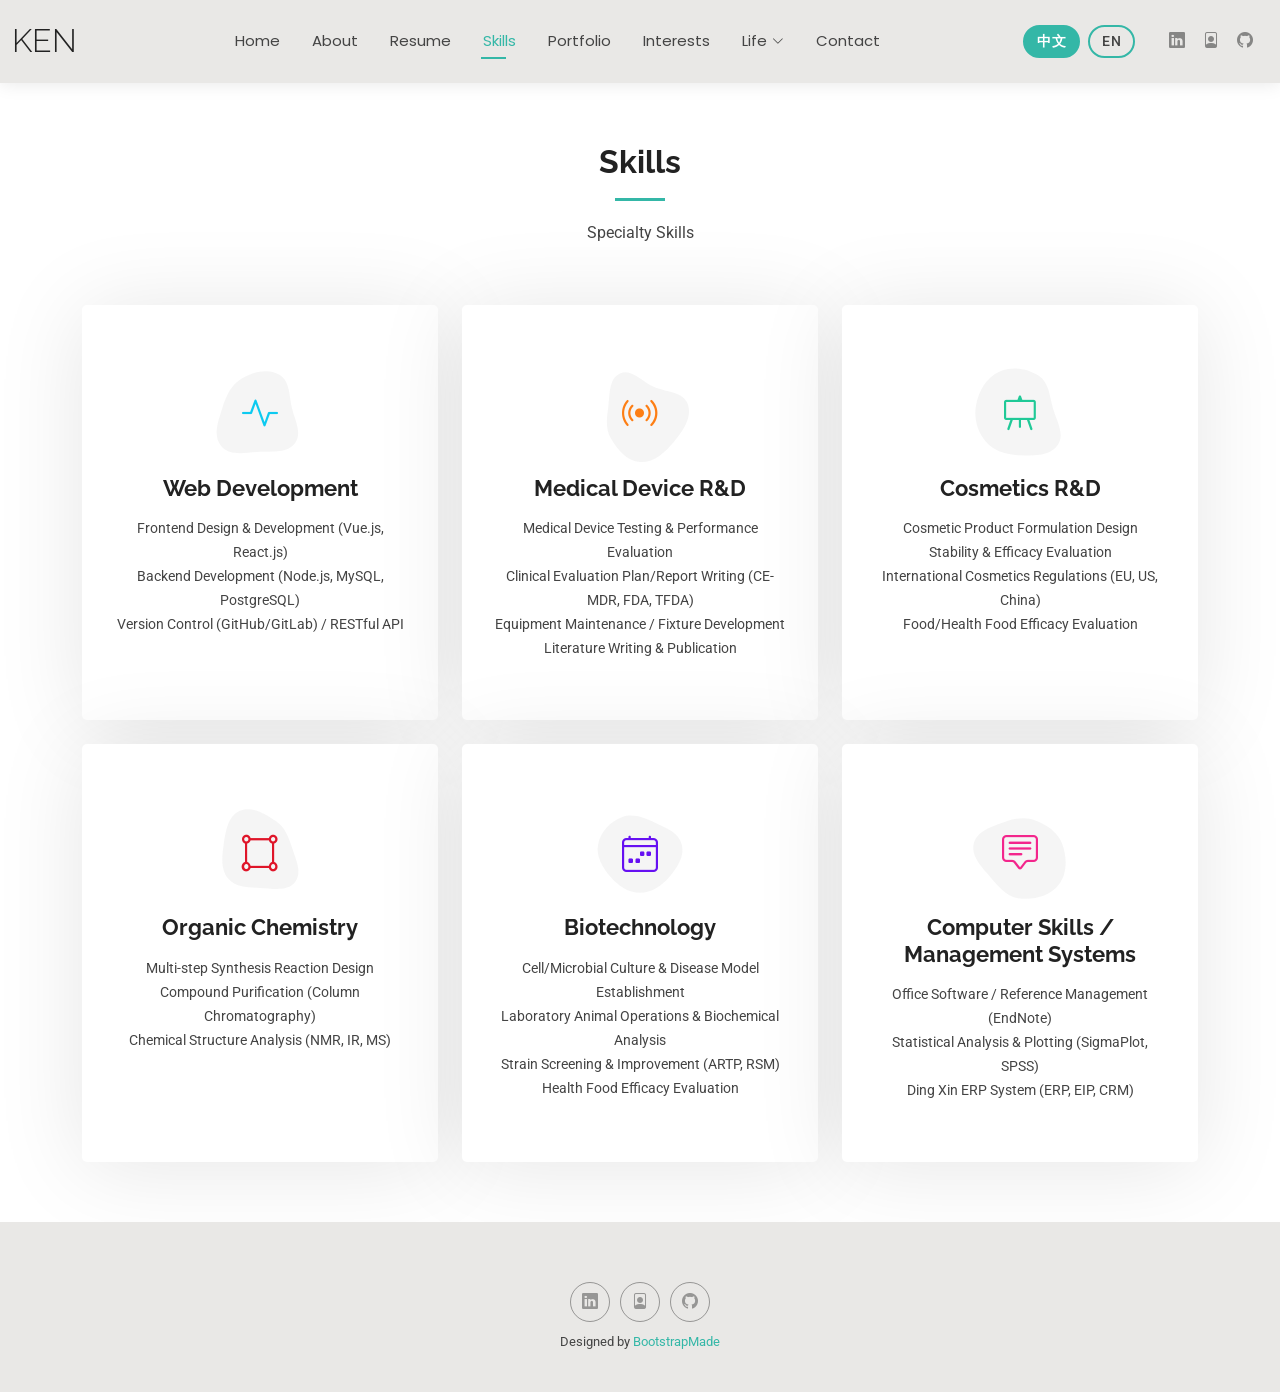
<file: skill.html>
<!doctype html>
<html lang="zh-TW">
  <head>
    <!-- Google tag (gtag.js) -->
    <script async src="https://www.googletagmanager.com/gtag/js?id=G-P2BQQZJEH5"></script>
    <script>
      window.dataLayer = window.dataLayer || [];
      function gtag() {
        dataLayer.push(arguments);
      }
      gtag('js', new Date());

      gtag('config', 'G-P2BQQZJEH5');
    </script>

    <meta charset="utf-8" />
    <meta content="width=device-width, initial-scale=1.0" name="viewport" />
    <title>專長技能 - Ken | 全端開發與跨領域專業</title>
    <meta name="description" content="Ken 的專業技能：網頁開發 (React/Vue/Node.js)、醫療器材研發、化妝品研發、有機化學合成、生物技術、電腦技能與管理系統。跨領域整合的技術專家。" />
    <meta name="keywords" content="網頁開發, React, Vue, Node.js, 醫療器材研發, 化妝品研發, 有機化學, 生物技術, HPLC, GC-MS, ERP系統, 跨領域技能" />
    <meta name="author" content="Ken" />
    <meta name="robots" content="index, follow" />

    <!-- Canonical URL -->
    <link rel="canonical" href="https://kenorganization.github.io/kencv/skill.html" />

    <!-- Hreflang 多語言標籤 -->
    <link rel="alternate" hreflang="zh-TW" href="https://kenorganization.github.io/kencv/skill.html" />
    <link rel="alternate" hreflang="en" href="https://kenorganization.github.io/kencv/skill.html" />
    <link rel="alternate" hreflang="x-default" href="https://kenorganization.github.io/kencv/skill.html" />

    <!-- Google Search Console 驗證 -->
    <meta name="google-site-verification" content="gtDOM1_QYonbekNw7NSsRPJhzunxH3epxqnAMUqCLzo" />

    <!-- Open Graph / Facebook -->
    <meta property="og:type" content="website" />
    <meta property="og:url" content="https://kenorganization.github.io/kencv/skill.html" />
    <meta property="og:title" content="專長技能 - Ken | 全端開發與跨領域專業" />
    <meta property="og:description" content="Ken 的專業技能：網頁開發、醫療器材研發、化妝品研發、有機化學、生物技術。跨領域整合的技術專家。" />
    <meta property="og:image" content="https://kenorganization.github.io/kencv/assets/img/profile-img.jpg" />
    <meta property="og:image:alt" content="Ken - 專業技能展示" />
    <meta property="og:locale" content="zh_TW" />

    <!-- Twitter -->
    <meta name="twitter:card" content="summary" />
    <meta name="twitter:url" content="https://kenorganization.github.io/kencv/skill.html" />
    <meta name="twitter:title" content="專長技能 - Ken | 全端開發與跨領域專業" />
    <meta name="twitter:description" content="網頁開發、醫療器材研發、化妝品研發、有機化學、生物技術等跨領域專業技能。" />
    <meta name="twitter:image" content="https://kenorganization.github.io/kencv/assets/img/profile-img.jpg" />

    <!-- Favicons -->
    <link href="assets/img/favicon.png" rel="icon" />
    <!-- <link href="assets/img/apple-touch-icon.png" rel="apple-touch-icon"> -->

    <!-- Fonts -->
    <link href="https://fonts.googleapis.com" rel="preconnect" />
    <link href="https://fonts.gstatic.com" rel="preconnect" crossorigin />
    <link href="https://fonts.googleapis.com/css2?family=Roboto:ital,wght@0,100;0,300;0,400;0,500;0,700;0,900;1,100;1,300;1,400;1,500;1,700;1,900&family=Poppins:ital,wght@0,100;0,200;0,300;0,400;0,500;0,600;0,700;0,800;0,900;1,100;1,200;1,300;1,400;1,500;1,600;1,700;1,800;1,900&family=Raleway:ital,wght@0,100;0,200;0,300;0,400;0,500;0,600;0,700;0,800;0,900;1,100;1,200;1,300;1,400;1,500;1,600;1,700;1,800;1,900&display=swap" rel="stylesheet" />

    <!-- Vendor CSS Files -->
    <link href="assets/vendor/bootstrap/css/bootstrap.min.css" rel="stylesheet" />
    <link href="assets/vendor/bootstrap-icons/bootstrap-icons.css" rel="stylesheet" />
    <link href="assets/vendor/aos/aos.css" rel="stylesheet" />
    <link href="assets/vendor/swiper/swiper-bundle.min.css" rel="stylesheet" />
    <link href="assets/vendor/glightbox/css/glightbox.min.css" rel="stylesheet" />

    <!-- Main CSS File -->
    <link href="assets/css/main.css" rel="stylesheet" />

    <!-- 多語言切換樣式 -->
    <link href="assets/css/i18n.css" rel="stylesheet" />

    <!-- =======================================================
  * Template Name: Kelly
  * Template URL: https://bootstrapmade.com/kelly-free-bootstrap-cv-resume-html-template/
  * Updated: Aug 07 2024 with Bootstrap v5.3.3
  * Author: BootstrapMade.com
  * License: https://bootstrapmade.com/license/
  ======================================================== -->
  </head>

  <body class="services-page">
    <header id="header" class="header d-flex align-items-center light-background sticky-top">
      <div class="container-fluid position-relative d-flex align-items-center justify-content-between">
        <a href="index.html" class="logo d-flex align-items-center me-auto me-xl-0">
          <!-- Uncomment the line below if you also wish to use an image logo -->
          <!-- <img src="assets/img/logo.png" alt=""> -->
          <h1 class="sitename">Ken</h1>
        </a>

        <nav id="navmenu" class="navmenu">
          <ul>
            <li><a href="index.html" data-i18n="nav.home">首頁</a></li>
            <li><a href="about.html" data-i18n="nav.about">關於我</a></li>
            <li><a href="resume.html" data-i18n="nav.resume">履歷</a></li>
            <li><a href="skill.html" class="active" data-i18n="nav.skills">專長技能</a></li>
            <li><a href="portfolio.html" data-i18n="nav.portfolio">專案</a></li>
            <li><a href="interest.html" data-i18n="nav.interest">興趣專長</a></li>
            <li class="dropdown">
              <a href="#">
                <span data-i18n="nav.life">一些生活</span>
                <i class="bi bi-chevron-down toggle-dropdown"></i>
              </a>
              <ul>
                <li><a href="#">Dropdown 1</a></li>
                <li class="dropdown">
                  <a href="#">
                    <span>Deep Dropdown</span>
                    <i class="bi bi-chevron-down toggle-dropdown"></i>
                  </a>
                  <ul>
                    <li><a href="#">Deep Dropdown 1</a></li>
                    <li><a href="#">Deep Dropdown 2</a></li>
                    <li><a href="#">Deep Dropdown 3</a></li>
                    <li><a href="#">Deep Dropdown 4</a></li>
                    <li><a href="#">Deep Dropdown 5</a></li>
                  </ul>
                </li>
                <li><a href="#">Dropdown 2</a></li>
                <li><a href="#">Dropdown 3</a></li>
                <li><a href="#">Dropdown 4</a></li>
              </ul>
            </li>
            <li><a href="contact.html" data-i18n="nav.contact">聯繫我</a></li>
          </ul>
          <i class="mobile-nav-toggle d-xl-none bi bi-list"></i>
        </nav>

        <div class="header-social-links">
          <!-- 語言切換按鈕 -->
          <div class="language-switcher">
            <button type="button" data-lang="zh-TW" class="active" title="繁體中文">中文</button>
            <button type="button" data-lang="en" title="English">EN</button>
          </div>

          <a href="https://www.linkedin.com/in/%E5%81%A5%E6%81%A9-%E5%BE%90-21a279207/" target="_blank" title="LinkedIn"><i class="bi bi-linkedin"></i></a>
          <!-- Email 已移除以保護隱私 -->
          <a href="https://www.cake.me/s--aki_V7TcrKM7MKCprTQv8g--/ken150ken150" target="_blank" title="CakeResume"><i class="bi bi-file-person"></i></a>
          <a href="#" title="GitHub"><i class="bi bi-github"></i></a>
        </div>
      </div>
    </header>

    <main class="main">
      <!-- Services Section -->
      <section id="services" class="services section">
        <!-- Section Title -->
        <div class="container section-title" data-aos="fade-up">
          <h2 data-i18n="skill.title">專長技能</h2>
          <p data-i18n="skill.subtitle">Specialty Skills</p>
        </div>
        <!-- End Section Title -->

        <div class="container">
          <div class="row gy-4">
            <div class="col-lg-4 col-md-6" data-aos="fade-up" data-aos-delay="100">
              <div class="service-item item-cyan position-relative">
                <div class="icon">
                  <svg width="100" height="100" viewBox="0 0 600 600" xmlns="http://www.w3.org/2000/svg">
                    <path
                      stroke="none"
                      stroke-width="0"
                      fill="#f5f5f5"
                      d="M300,521.0016835830174C376.1290562159157,517.8887921683347,466.0731472004068,529.7835943286574,510.70327084640275,468.03025145048787C554.3714126377745,407.6079735673963,508.03601936045806,328.9844924480964,491.2728898941984,256.3432110539036C474.5976632858925,184.082847569629,479.9380746630129,96.60480741107993,416.23090153303,58.64404602377083C348.86323505073057,18.502131276798302,261.93793281208167,40.57373210992963,193.5410806939664,78.93577620505333C130.42746243093433,114.334589627462,98.30271207620316,179.96522072025542,76.75703585869454,249.04625023123273C51.97151888228291,328.5150500222984,13.704378332031375,421.85034740162234,66.52175969318436,486.19268352777647C119.04800174914682,550.1803526380478,217.28368757567262,524.383925680826,300,521.0016835830174"
                    ></path>
                  </svg>
                  <i class="bi bi-activity"></i>
                </div>
                <a href="#" class="stretched-link">
                  <h3 data-i18n="skill.web">網頁開發</h3>
                </a>
                <p data-i18n="skill.web.desc1">前端設計與開發（Vue.js、React.js）</p>
                <p data-i18n="skill.web.desc2">後端建置（Node.js、MySQL、PostgreSQL）</p>
                <p data-i18n="skill.web.desc3">版本控管 (GitHub/GitLab) / RESTful API</p>
              </div>
            </div>
            <!-- End Service Item -->

            <div class="col-lg-4 col-md-6" data-aos="fade-up" data-aos-delay="200">
              <div class="service-item item-orange position-relative">
                <div class="icon">
                  <svg width="100" height="100" viewBox="0 0 600 600" xmlns="http://www.w3.org/2000/svg">
                    <path
                      stroke="none"
                      stroke-width="0"
                      fill="#f5f5f5"
                      d="M300,582.0697525312426C382.5290701553225,586.8405444964366,449.9789794690241,525.3245884688669,502.5850820975895,461.55621195738473C556.606425686781,396.0723002908107,615.8543463187945,314.28637112970534,586.6730223649479,234.56875336149918C558.9533121215079,158.8439757836574,454.9685369536778,164.00468322053177,381.49747125262974,130.76875717737553C312.15926192815925,99.40240125094834,248.97055460311594,18.661163978235184,179.8680185752513,50.54337015887873C110.5421016452524,82.52863877960104,119.82277516462835,180.83849132639028,109.12597500060166,256.43424936330496C100.08760227029461,320.3096726198365,92.17705696193138,384.0621239912766,124.79988738764834,439.7174275375508C164.83382741302287,508.01625554203684,220.96474134820875,577.5009287672846,300,582.0697525312426"
                    ></path>
                  </svg>
                  <i class="bi bi-broadcast"></i>
                </div>
                <a href="#" class="stretched-link">
                  <h3 data-i18n="skill.medical">醫療器材研發</h3>
                </a>
                <p data-i18n="skill.medical.desc1">醫療器材試驗設計與性能評估</p>
                <p data-i18n="skill.medical.desc2">臨床評估計畫/報告撰寫（CE-MDR、FDA、TFDA）</p>
                <p data-i18n="skill.medical.desc3">設備維護/治具開發</p>
                <p data-i18n="skill.medical.desc4">文獻撰寫及發表</p>
              </div>
            </div>
            <!-- End Service Item -->

            <div class="col-lg-4 col-md-6" data-aos="fade-up" data-aos-delay="300">
              <div class="service-item item-teal position-relative">
                <div class="icon">
                  <svg width="100" height="100" viewBox="0 0 600 600" xmlns="http://www.w3.org/2000/svg">
                    <path
                      stroke="none"
                      stroke-width="0"
                      fill="#f5f5f5"
                      d="M300,541.5067337569781C382.14930387511276,545.0595476570109,479.8736841581634,548.3450877840088,526.4010558755058,480.5488172755941C571.5218469581645,414.80211281144784,517.5187510058486,332.0715597781072,496.52539010469104,255.14436215662573C477.37192572678356,184.95920475031193,473.57363656557914,105.61284051026155,413.0603344069578,65.22779650032875C343.27470386102294,18.654635553484475,251.2091493199835,5.337323636656869,175.0934190732945,40.62881213300186C97.87086631185822,76.43348514350839,51.98124368387456,156.15599469081315,36.44837278890362,239.84606092416172C21.716077023791087,319.22268207091537,43.775223500013084,401.1760424656574,96.891909868211,461.97329694683043C147.22146801428983,519.5804099606455,223.5754009179313,538.201503339737,300,541.5067337569781"
                    ></path>
                  </svg>
                  <i class="bi bi-easel"></i>
                </div>
                <a href="#" class="stretched-link">
                  <h3 data-i18n="skill.cosmetics">化妝品研發</h3>
                </a>
                <p data-i18n="skill.cosmetics.desc1">化妝保養品成分配方設計</p>
                <p data-i18n="skill.cosmetics.desc2">化妝品安定性及功效性評估</p>
                <p data-i18n="skill.cosmetics.desc3">國際化妝品法規（歐盟、美國、中國）</p>
                <p data-i18n="skill.cosmetics.desc4">食品/健康食品功效評估計畫執行</p>
              </div>
            </div>
            <!-- End Service Item -->

            <div class="col-lg-4 col-md-6" data-aos="fade-up" data-aos-delay="400">
              <div class="service-item item-red position-relative">
                <div class="icon">
                  <svg width="100" height="100" viewBox="0 0 600 600" xmlns="http://www.w3.org/2000/svg">
                    <path
                      stroke="none"
                      stroke-width="0"
                      fill="#f5f5f5"
                      d="M300,503.46388370962813C374.79870501325706,506.71871716319447,464.8034551963731,527.1746412648533,510.4981551193396,467.86667711651364C555.9287308511215,408.9015244558933,512.6030010748507,327.5744911775523,490.211057578863,256.5855673507754C471.097692560561,195.9906835881958,447.69079081568157,138.11976852964426,395.19560036434837,102.3242989838813C329.3053358748298,57.3949838291264,248.02791733380457,8.279543830951368,175.87071277845988,42.242879143198664C103.41431057327972,76.34704239035025,93.79494320519305,170.9812938413882,81.28167332365135,250.07896920659033C70.17666984294237,320.27484674793965,64.84698225790005,396.69656628748305,111.28512138212992,450.4950937839243C156.20124167950087,502.5303643271138,231.32542653798444,500.4755392045468,300,503.46388370962813"
                    ></path>
                  </svg>
                  <i class="bi bi-bounding-box-circles"></i>
                </div>
                <a href="#" class="stretched-link">
                  <h3 data-i18n="skill.chemistry">有機化學合成</h3>
                </a>
                <p data-i18n="skill.chemistry.desc1">多步驟合成反應設計</p>
                <p data-i18n="skill.chemistry.desc2">化合物純化技術（管柱層析）</p>
                <p data-i18n="skill.chemistry.desc3">化學結構分析（NMR、IR、MS）</p>
                <a href="#" class="stretched-link"></a>
              </div>
            </div>
            <!-- End Service Item -->

            <div class="col-lg-4 col-md-6" data-aos="fade-up" data-aos-delay="500">
              <div class="service-item item-indigo position-relative">
                <div class="icon">
                  <svg width="100" height="100" viewBox="0 0 600 600" xmlns="http://www.w3.org/2000/svg">
                    <path
                      stroke="none"
                      stroke-width="0"
                      fill="#f5f5f5"
                      d="M300,532.3542879108572C369.38199826031484,532.3153073249985,429.10787420159085,491.63046689027357,474.5244479745417,439.17860296908856C522.8885846962883,383.3225815378663,569.1668002868075,314.3205725914397,550.7432151929288,242.7694973846089C532.6665558377875,172.5657663291529,456.2379748765914,142.6223662098291,390.3689995646985,112.34683881706744C326.66090330228417,83.06452184765237,258.84405631176094,53.51806209861945,193.32584062364296,78.48882559362697C121.61183558270385,105.82097193414197,62.805066853699245,167.19869350419734,48.57481801355237,242.6138429142374C34.843463184063346,315.3850353017275,76.69343916112496,383.4422959591041,125.22947124332185,439.3748458443577C170.7312796277747,491.8107796887764,230.57421082200815,532.3932930995766,300,532.3542879108572"
                    ></path>
                  </svg>
                  <i class="bi bi-calendar4-week icon"></i>
                </div>
                <a href="#" class="stretched-link">
                  <h3 data-i18n="skill.biotech">生物技術</h3>
                </a>
                <p data-i18n="skill.biotech.desc1">細胞/微生物培養與疾病模式建立</p>
                <p data-i18n="skill.biotech.desc2">實驗動物操作與生化分析</p>
                <p data-i18n="skill.biotech.desc3">菌株篩選改良（ARTP、RSM）</p>
                <p data-i18n="skill.biotech.desc4">健康食品功效評估計畫執行</p>
                <a href="#" class="stretched-link"></a>
              </div>
            </div>
            <!-- End Service Item -->

            <div class="col-lg-4 col-md-6" data-aos="fade-up" data-aos-delay="600">
              <div class="service-item item-pink position-relative">
                <div class="icon">
                  <svg width="100" height="100" viewBox="0 0 600 600" xmlns="http://www.w3.org/2000/svg">
                    <path
                      stroke="none"
                      stroke-width="0"
                      fill="#f5f5f5"
                      d="M300,566.797414625762C385.7384707136149,576.1784315230908,478.7894351017131,552.8928747891023,531.9192734346935,484.94944893311C584.6109503024035,417.5663521118492,582.489472248146,322.67544863468447,553.9536738515405,242.03673114598146C529.1557734026468,171.96086150256528,465.24506316201064,127.66468636344209,395.9583748389544,100.7403814666027C334.2173773831606,76.7482773500951,269.4350130405921,84.62216499799875,207.1952322260088,107.2889140133804C132.92018162631612,134.33871894543012,41.79353780512637,160.00259165414826,22.644507872594943,236.69541883565114C3.319112789854554,314.0945973066697,72.72355303640163,379.243833228382,124.04198916343866,440.3218312028393C172.9286146004772,498.5055451809895,224.45579914871206,558.5317968840102,300,566.797414625762"
                    ></path>
                  </svg>
                  <i class="bi bi-chat-square-text"></i>
                </div>
                <a href="#" class="stretched-link">
                  <h3 data-i18n="skill.computer">電腦技能/管理系統</h3>
                </a>
                <p data-i18n="skill.computer.desc1">文書軟體/書目管理（EndNote）</p>
                <p data-i18n="skill.computer.desc2">統計分析及製圖（SigmaPlot、SPSS）</p>
                <p data-i18n="skill.computer.desc3">鼎新企業管理系統（ERP、EIP、CRM）</p>
                <a href="#" class="stretched-link"></a>
              </div>
            </div>
            <!-- End Service Item -->
          </div>
        </div>
      </section>
      <!-- /Services Section -->
    </main>

    <footer id="footer" class="footer light-background">
      <div class="container">
        <div class="copyright text-center d-none">
          <p>
            ©
            <span>Copyright</span>
            <strong class="px-1 sitename">Kelly</strong>
            <span>
              All Rights Reserved
              <br />
            </span>
          </p>
        </div>
        <div class="social-links d-flex justify-content-center">
          <a href="https://www.linkedin.com/in/%E5%81%A5%E6%81%A9-%E5%BE%90-21a279207/" target="_blank" title="LinkedIn"><i class="bi bi-linkedin"></i></a>
          <!-- Email 已移除以保護隱私 -->
          <a href="https://www.cake.me/s--aki_V7TcrKM7MKCprTQv8g--/ken150ken150" target="_blank" title="CakeResume"><i class="bi bi-file-person"></i></a>
          <a href="#" title="GitHub"><i class="bi bi-github"></i></a>
        </div>
        <div class="credits">
          <!-- All the links in the footer should remain intact. -->
          <!-- You can delete the links only if you've purchased the pro version. -->
          <!-- Licensing information: https://bootstrapmade.com/license/ -->
          <!-- Purchase the pro version with working PHP/AJAX contact form: [buy-url] -->
          Designed by
          <a href="https://bootstrapmade.com/">BootstrapMade</a>
        </div>
      </div>
    </footer>

    <!-- Scroll Top -->
    <a href="#" id="scroll-top" class="scroll-top d-flex align-items-center justify-content-center"><i class="bi bi-arrow-up-short"></i></a>

    <!-- Preloader -->
    <div id="preloader"></div>

    <!-- Vendor JS Files -->
    <script src="assets/vendor/bootstrap/js/bootstrap.bundle.min.js"></script>
    <script src="assets/vendor/php-email-form/validate.js"></script>
    <script src="assets/vendor/aos/aos.js"></script>
    <script src="assets/vendor/waypoints/noframework.waypoints.js"></script>
    <script src="assets/vendor/purecounter/purecounter_vanilla.js"></script>
    <script src="assets/vendor/swiper/swiper-bundle.min.js"></script>
    <script src="assets/vendor/glightbox/js/glightbox.min.js"></script>
    <script src="assets/vendor/imagesloaded/imagesloaded.pkgd.min.js"></script>
    <script src="assets/vendor/isotope-layout/isotope.pkgd.min.js"></script>

    <!-- Main JS File -->
    <script src="assets/js/main.js"></script>

    <!-- 多語言系統 -->
    <script src="assets/js/i18n.js"></script>
  </body>
</html>
</file>
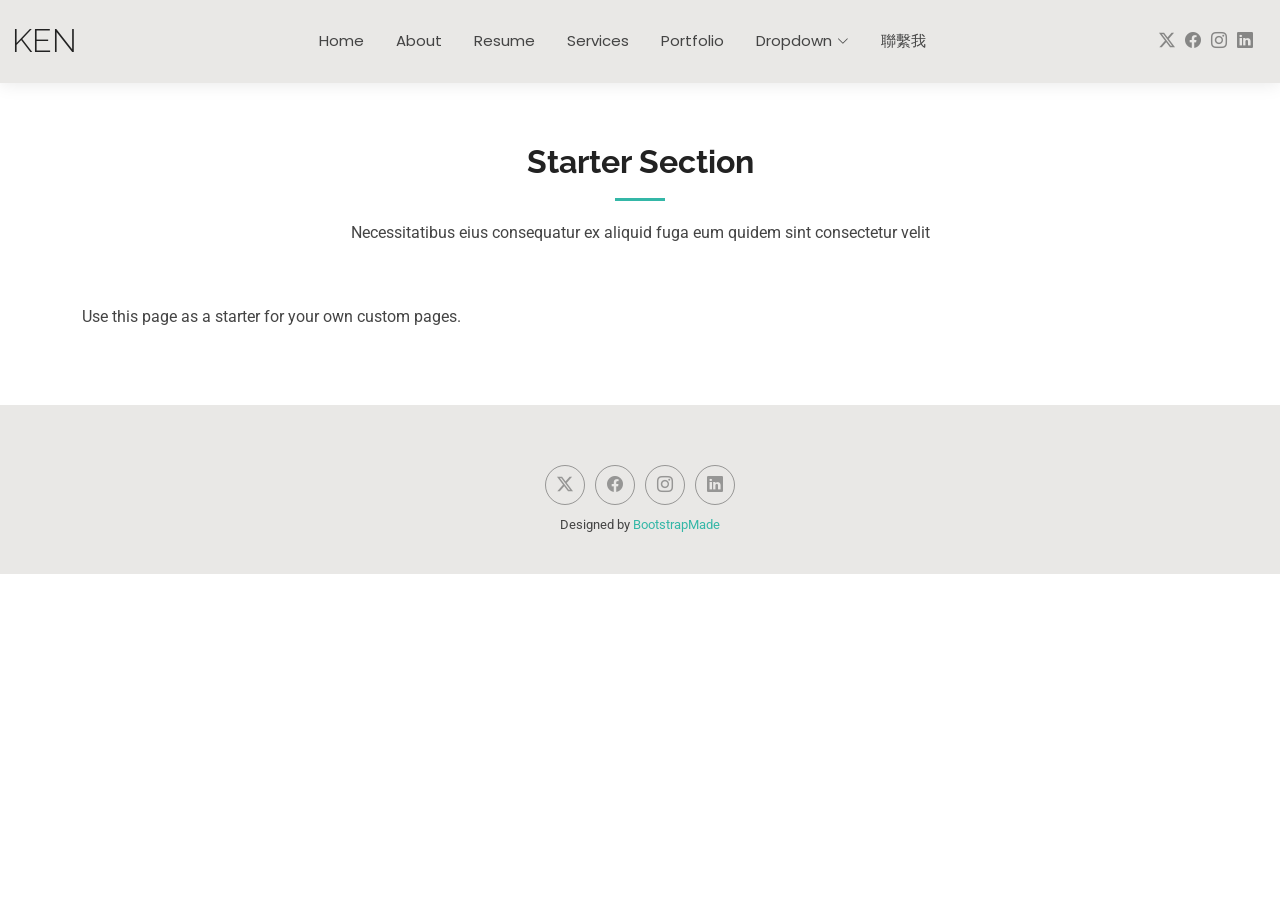
<file: starter-page.html>
<!doctype html>
<html lang="en">
  <head>
    <meta charset="utf-8" />
    <meta content="width=device-width, initial-scale=1.0" name="viewport" />
    <title>Ken - 全端工程師 | 個人網站</title>
    <meta name="description" content="" />
    <meta name="keywords" content="" />

    <!-- Favicons -->
    <link href="assets/img/favicon.png" rel="icon" />
    <!-- <link href="assets/img/apple-touch-icon.png" rel="apple-touch-icon"> -->

    <!-- Fonts -->
    <link href="https://fonts.googleapis.com" rel="preconnect" />
    <link href="https://fonts.gstatic.com" rel="preconnect" crossorigin />
    <link href="https://fonts.googleapis.com/css2?family=Roboto:ital,wght@0,100;0,300;0,400;0,500;0,700;0,900;1,100;1,300;1,400;1,500;1,700;1,900&family=Poppins:ital,wght@0,100;0,200;0,300;0,400;0,500;0,600;0,700;0,800;0,900;1,100;1,200;1,300;1,400;1,500;1,600;1,700;1,800;1,900&family=Raleway:ital,wght@0,100;0,200;0,300;0,400;0,500;0,600;0,700;0,800;0,900;1,100;1,200;1,300;1,400;1,500;1,600;1,700;1,800;1,900&display=swap" rel="stylesheet" />

    <!-- Vendor CSS Files -->
    <link href="assets/vendor/bootstrap/css/bootstrap.min.css" rel="stylesheet" />
    <link href="assets/vendor/bootstrap-icons/bootstrap-icons.css" rel="stylesheet" />
    <link href="assets/vendor/aos/aos.css" rel="stylesheet" />
    <link href="assets/vendor/swiper/swiper-bundle.min.css" rel="stylesheet" />
    <link href="assets/vendor/glightbox/css/glightbox.min.css" rel="stylesheet" />

    <!-- Main CSS File -->
    <link href="assets/css/main.css" rel="stylesheet" />

    <!-- =======================================================
  * Template Name: Kelly
  * Template URL: https://bootstrapmade.com/kelly-free-bootstrap-cv-resume-html-template/
  * Updated: Aug 07 2024 with Bootstrap v5.3.3
  * Author: BootstrapMade.com
  * License: https://bootstrapmade.com/license/
  ======================================================== -->
  </head>

  <body class="starter-page-page">
    <header id="header" class="header d-flex align-items-center light-background sticky-top">
      <div class="container-fluid position-relative d-flex align-items-center justify-content-between">
        <a href="index.html" class="logo d-flex align-items-center me-auto me-xl-0">
          <!-- Uncomment the line below if you also wish to use an image logo -->
          <!-- <img src="assets/img/logo.png" alt=""> -->
          <h1 class="sitename">Ken</h1>
        </a>

        <nav id="navmenu" class="navmenu">
          <ul>
            <li><a href="index.html">Home</a></li>
            <li><a href="about.html">About</a></li>
            <li><a href="resume.html">Resume</a></li>
            <li><a href="services.html">Services</a></li>
            <li><a href="portfolio.html">Portfolio</a></li>
            <li class="dropdown">
              <a href="#">
                <span>Dropdown</span>
                <i class="bi bi-chevron-down toggle-dropdown"></i>
              </a>
              <ul>
                <li><a href="#">Dropdown 1</a></li>
                <li class="dropdown">
                  <a href="#">
                    <span>Deep Dropdown</span>
                    <i class="bi bi-chevron-down toggle-dropdown"></i>
                  </a>
                  <ul>
                    <li><a href="#">Deep Dropdown 1</a></li>
                    <li><a href="#">Deep Dropdown 2</a></li>
                    <li><a href="#">Deep Dropdown 3</a></li>
                    <li><a href="#">Deep Dropdown 4</a></li>
                    <li><a href="#">Deep Dropdown 5</a></li>
                  </ul>
                </li>
                <li><a href="#">Dropdown 2</a></li>
                <li><a href="#">Dropdown 3</a></li>
                <li><a href="#">Dropdown 4</a></li>
              </ul>
            </li>
            <li><a href="contact.html">聯繫我</a></li>
          </ul>
          <i class="mobile-nav-toggle d-xl-none bi bi-list"></i>
        </nav>

        <div class="header-social-links">
          <a href="#" class="twitter"><i class="bi bi-twitter-x"></i></a>
          <a href="#" class="facebook"><i class="bi bi-facebook"></i></a>
          <a href="#" class="instagram"><i class="bi bi-instagram"></i></a>
          <a href="#" class="linkedin"><i class="bi bi-linkedin"></i></a>
        </div>
      </div>
    </header>

    <main class="main">
      <!-- Starter Section Section -->
      <section id="starter-section" class="starter-section section">
        <!-- Section Title -->
        <div class="container section-title" data-aos="fade-up">
          <h2>Starter Section</h2>
          <p>Necessitatibus eius consequatur ex aliquid fuga eum quidem sint consectetur velit</p>
        </div>
        <!-- End Section Title -->

        <div class="container" data-aos="fade-up">
          <p>Use this page as a starter for your own custom pages.</p>
        </div>
      </section>
      <!-- /Starter Section Section -->
    </main>

    <footer id="footer" class="footer light-background">
      <div class="container">
        <div class="copyright text-center d-none">
          <p>
            ©
            <span>Copyright</span>
            <strong class="px-1 sitename">Kelly</strong>
            <span>
              All Rights Reserved
              <br />
            </span>
          </p>
        </div>
        <div class="social-links d-flex justify-content-center">
          <a href=""><i class="bi bi-twitter-x"></i></a>
          <a href=""><i class="bi bi-facebook"></i></a>
          <a href=""><i class="bi bi-instagram"></i></a>
          <a href=""><i class="bi bi-linkedin"></i></a>
        </div>
        <div class="credits">
          <!-- All the links in the footer should remain intact. -->
          <!-- You can delete the links only if you've purchased the pro version. -->
          <!-- Licensing information: https://bootstrapmade.com/license/ -->
          <!-- Purchase the pro version with working PHP/AJAX contact form: [buy-url] -->
          Designed by
          <a href="https://bootstrapmade.com/">BootstrapMade</a>
        </div>
      </div>
    </footer>

    <!-- Scroll Top -->
    <a href="#" id="scroll-top" class="scroll-top d-flex align-items-center justify-content-center"><i class="bi bi-arrow-up-short"></i></a>

    <!-- Preloader -->
    <div id="preloader"></div>

    <!-- Vendor JS Files -->
    <script src="assets/vendor/bootstrap/js/bootstrap.bundle.min.js"></script>
    <script src="assets/vendor/php-email-form/validate.js"></script>
    <script src="assets/vendor/aos/aos.js"></script>
    <script src="assets/vendor/waypoints/noframework.waypoints.js"></script>
    <script src="assets/vendor/purecounter/purecounter_vanilla.js"></script>
    <script src="assets/vendor/swiper/swiper-bundle.min.js"></script>
    <script src="assets/vendor/glightbox/js/glightbox.min.js"></script>
    <script src="assets/vendor/imagesloaded/imagesloaded.pkgd.min.js"></script>
    <script src="assets/vendor/isotope-layout/isotope.pkgd.min.js"></script>

    <!-- Main JS File -->
    <script src="assets/js/main.js"></script>
  </body>
</html>
</file>
<file: assets/css/i18n.css>
/* 語言切換按鈕樣式 */
.language-switcher {
  display: flex;
  align-items: center;
  gap: 0.5rem;
  margin-right: 1rem;
}

.language-switcher button {
  background: transparent;
  border: 2px solid var(--accent-color, #00a78e);
  color: var(--default-color, #364d59);
  padding: 0.25rem 0.75rem;
  border-radius: 20px;
  font-size: 0.875rem;
  font-weight: 500;
  cursor: pointer;
  transition: all 0.3s ease;
  text-transform: uppercase;
  letter-spacing: 0.5px;
}

.language-switcher button:hover {
  background-color: var(--accent-color, #00a78e);
  color: #ffffff;
  transform: translateY(-2px);
  box-shadow: 0 4px 8px rgba(0, 167, 142, 0.2);
}

.language-switcher button.active {
  background-color: var(--accent-color, #00a78e);
  color: #ffffff;
  font-weight: 700;
}

.language-switcher button:focus {
  outline: none;
  box-shadow: 0 0 0 3px rgba(0, 167, 142, 0.3);
}

/* 分隔線 */
.language-switcher .divider {
  width: 1px;
  height: 20px;
  background-color: var(--default-color, #364d59);
  opacity: 0.3;
}

/* header-social-links 容器設定 */
.header-social-links {
  display: flex;
  align-items: center;
  gap: 0.75rem;
  flex-wrap: nowrap; /* 防止換行 */
}

/* 響應式設計 - 平板與手機版 */
@media (max-width: 1199px) {
  /* 縮小 Logo 文字 */
  .header .logo h1 {
    font-size: 24px !important; /* iPhone SE 適配 */
  }

  /* 優化語言切換按鈕 */
  .language-switcher {
    margin-right: 0.5rem; /* 減少右側間距 */
    gap: 0.35rem; /* 減少按鈕間距 */
  }

  .language-switcher button {
    padding: 0.2rem 0.5rem; /* 縮小按鈕 padding */
    font-size: 0.75rem; /* 縮小字體 */
    border-radius: 15px;
  }

  /* 縮小社交圖示 */
  .header .header-social-links a {
    font-size: 14px !important;
    padding-left: 4px !important;
  }

  /* header-social-links 強制單行 */
  .header-social-links {
    gap: 0.5rem; /* 減少間距 */
    flex-shrink: 0; /* 防止壓縮 */
  }
}

/* 小型手機特別優化（iPhone SE, 小於 400px）*/
@media (max-width: 400px) {
  .header .logo h1 {
    font-size: 20px !important; /* 更小的 Logo */
  }

  .language-switcher {
    gap: 0.25rem;
    margin-right: 0.35rem;
  }

  .language-switcher button {
    padding: 0.15rem 0.4rem;
    font-size: 0.7rem;
  }

  .header-social-links {
    gap: 0.35rem;
  }

  .header .header-social-links a {
    font-size: 13px !important;
    padding-left: 3px !important;
  }
}

/* 確保 header 容器在小螢幕不會過度擠壓 */
@media (max-width: 1199px) {
  .header .container-fluid {
    padding-left: 10px !important;
    padding-right: 10px !important;
  }

  /* Logo 區域適當壓縮 */
  .header .logo {
    margin-right: auto !important;
    flex-shrink: 1;
  }

  /* Social links 區域保持固定 */
  .header-social-links {
    flex-shrink: 0;
    min-width: fit-content;
  }
}

/* 深色模式支援 */
@media (prefers-color-scheme: dark) {
  .language-switcher button {
    border-color: #4ade80;
    color: #e5e7eb;
  }

  .language-switcher button:hover {
    background-color: #4ade80;
    color: #1a1a1a;
  }

  .language-switcher button.active {
    background-color: #4ade80;
    color: #1a1a1a;
  }
}

/* 平滑過渡效果 */
[data-i18n] {
  transition: opacity 0.2s ease;
}

.language-switching [data-i18n] {
  opacity: 0.6;
}
</file>
<file: assets/css/main.css>
/**
* Template Name: Kelly
* Template URL: https://bootstrapmade.com/kelly-free-bootstrap-cv-resume-html-template/
* Updated: Aug 07 2024 with Bootstrap v5.3.3
* Author: BootstrapMade.com
* License: https://bootstrapmade.com/license/
*/

/*--------------------------------------------------------------
# Font & Color Variables
# Help: https://bootstrapmade.com/color-system/
--------------------------------------------------------------*/
/* Fonts */
:root {
  --default-font: "Roboto",  system-ui, -apple-system, "Segoe UI", Roboto, "Helvetica Neue", Arial, "Noto Sans", "Liberation Sans", sans-serif, "Apple Color Emoji", "Segoe UI Emoji", "Segoe UI Symbol", "Noto Color Emoji";
  --heading-font: "Raleway",  sans-serif;
  --nav-font: "Poppins",  sans-serif;
}

/* Global Colors - The following color variables are used throughout the website. Updating them here will change the color scheme of the entire website */
:root { 
  --background-color: #ffffff; /* Background color for the entire website, including individual sections */
  --default-color: #444444; /* Default color used for the majority of the text content across the entire website */
  --heading-color: #222222; /* Color for headings, subheadings and title throughout the website */
  --accent-color: #34b7a7; /* Accent color that represents your brand on the website. It's used for buttons, links, and other elements that need to stand out */
  --surface-color: #ffffff; /* The surface color is used as a background of boxed elements within sections, such as cards, icon boxes, or other elements that require a visual separation from the global background. */
  --contrast-color: #ffffff; /* Contrast color for text, ensuring readability against backgrounds of accent, heading, or default colors. */
}

/* Nav Menu Colors - The following color variables are used specifically for the navigation menu. They are separate from the global colors to allow for more customization options */
:root {
  --nav-color: #444444;  /* The default color of the main navmenu links */
  --nav-hover-color: #34b7a7; /* Applied to main navmenu links when they are hovered over or active */
  --nav-mobile-background-color: #ffffff; /* Used as the background color for mobile navigation menu */
  --nav-dropdown-background-color: #ffffff; /* Used as the background color for dropdown items that appear when hovering over primary navigation items */
  --nav-dropdown-color: #444444; /* Used for navigation links of the dropdown items in the navigation menu. */
  --nav-dropdown-hover-color: #34b7a7; /* Similar to --nav-hover-color, this color is applied to dropdown navigation links when they are hovered over. */
}

/* Color Presets - These classes override global colors when applied to any section or element, providing reuse of the sam color scheme. */

.light-background {
  --background-color: #e9e8e6;
  --surface-color: #ffffff;
}

.dark-background {
  --background-color: #060606;
  --default-color: #ffffff;
  --heading-color: #ffffff;
  --surface-color: #252525;
  --contrast-color: #ffffff;
}

/* Smooth scroll */
:root {
  scroll-behavior: smooth;
}

/*--------------------------------------------------------------
# General Styling & Shared Classes
--------------------------------------------------------------*/
body {
  color: var(--default-color);
  background-color: var(--background-color);
  font-family: var(--default-font);
}

a {
  color: var(--accent-color);
  text-decoration: none;
  transition: 0.3s;
}

a:hover {
  color: color-mix(in srgb, var(--accent-color), transparent 25%);
  text-decoration: none;
}

h1,
h2,
h3,
h4,
h5,
h6 {
  color: var(--heading-color);
  font-family: var(--heading-font);
}

/* PHP Email Form Messages
------------------------------*/
.php-email-form .error-message {
  display: none;
  background: #df1529;
  color: #ffffff;
  text-align: left;
  padding: 15px;
  margin-bottom: 24px;
  font-weight: 600;
}

.php-email-form .sent-message {
  display: none;
  color: #ffffff;
  background: #059652;
  text-align: center;
  padding: 15px;
  margin-bottom: 24px;
  font-weight: 600;
}

.php-email-form .loading {
  display: none;
  background: var(--surface-color);
  text-align: center;
  padding: 15px;
  margin-bottom: 24px;
}

.php-email-form .loading:before {
  content: "";
  display: inline-block;
  border-radius: 50%;
  width: 24px;
  height: 24px;
  margin: 0 10px -6px 0;
  border: 3px solid var(--accent-color);
  border-top-color: var(--surface-color);
  animation: php-email-form-loading 1s linear infinite;
}

@keyframes php-email-form-loading {
  0% {
    transform: rotate(0deg);
  }

  100% {
    transform: rotate(360deg);
  }
}

/*--------------------------------------------------------------
# Global Header
--------------------------------------------------------------*/
.header {
  color: var(--default-color);
  background-color: var(--background-color);
  padding: 15px 0;
  transition: all 0.5s;
  z-index: 997;
  box-shadow: 0px 0 18px rgba(0, 0, 0, 0.1);
}

.header .logo {
  line-height: 1;
}

.header .logo img {
  max-height: 36px;
  margin-right: 8px;
}

.header .logo h1 {
  font-size: 32px;
  margin: 0;
  font-weight: 300;
  text-transform: uppercase;
  color: var(--heading-color);
}

.header .header-social-links {
  padding-right: 15px;
}

.header .header-social-links a {
  color: color-mix(in srgb, var(--default-color), transparent 40%);
  padding-left: 6px;
  display: inline-block;
  transition: 0.3s;
  font-size: 16px;
}

.header .header-social-links a:hover {
  color: var(--accent-color);
}

.header .header-social-links a i {
  line-height: 0px;
}

@media (max-width: 1200px) {
  .header .logo {
    order: 1;
  }

  .header .header-social-links {
    order: 2;
  }

  .header .navmenu {
    order: 3;
  }
}

/*--------------------------------------------------------------
# Navigation Menu
--------------------------------------------------------------*/
/* Desktop Navigation */
@media (min-width: 1200px) {
  .navmenu {
    padding: 0;
  }

  .navmenu ul {
    margin: 0;
    padding: 0;
    display: flex;
    list-style: none;
    align-items: center;
  }

  .navmenu li {
    position: relative;
  }

  .navmenu>ul>li {
    white-space: nowrap;
    padding: 15px 14px;
  }

  .navmenu>ul>li:last-child {
    padding-right: 0;
  }

  .navmenu a,
  .navmenu a:focus {
    color: var(--nav-color);
    font-size: 15px;
    padding: 0 2px;
    font-family: var(--nav-font);
    font-weight: 400;
    display: flex;
    align-items: center;
    justify-content: space-between;
    white-space: nowrap;
    transition: 0.3s;
    position: relative;
  }

  .navmenu a i,
  .navmenu a:focus i {
    font-size: 12px;
    line-height: 0;
    margin-left: 5px;
    transition: 0.3s;
  }

  .navmenu>ul>li>a:before {
    content: "";
    position: absolute;
    height: 2px;
    bottom: -6px;
    left: 0;
    background-color: var(--nav-hover-color);
    visibility: hidden;
    width: 0px;
    transition: all 0.3s ease-in-out 0s;
  }

  .navmenu a:hover:before,
  .navmenu li:hover>a:before,
  .navmenu .active:before {
    visibility: visible;
    width: 25px;
  }

  .navmenu li:hover>a,
  .navmenu .active,
  .navmenu .active:focus {
    color: var(--nav-hover-color);
  }

  .navmenu .dropdown ul {
    margin: 0;
    padding: 10px 0;
    background: var(--nav-dropdown-background-color);
    display: block;
    position: absolute;
    visibility: hidden;
    left: 14px;
    top: 130%;
    opacity: 0;
    transition: 0.3s;
    border-radius: 4px;
    z-index: 99;
    box-shadow: 0px 0px 30px rgba(0, 0, 0, 0.1);
  }

  .navmenu .dropdown ul li {
    min-width: 200px;
  }

  .navmenu .dropdown ul a {
    padding: 10px 20px;
    font-size: 15px;
    text-transform: none;
    color: var(--nav-dropdown-color);
  }

  .navmenu .dropdown ul a i {
    font-size: 12px;
  }

  .navmenu .dropdown ul a:hover,
  .navmenu .dropdown ul .active:hover,
  .navmenu .dropdown ul li:hover>a {
    color: var(--nav-dropdown-hover-color);
  }

  .navmenu .dropdown:hover>ul {
    opacity: 1;
    top: 100%;
    visibility: visible;
  }

  .navmenu .dropdown .dropdown ul {
    top: 0;
    left: -90%;
    visibility: hidden;
  }

  .navmenu .dropdown .dropdown:hover>ul {
    opacity: 1;
    top: 0;
    left: -100%;
    visibility: visible;
  }
}

/* Mobile Navigation */
@media (max-width: 1199px) {
  .mobile-nav-toggle {
    color: var(--nav-color);
    font-size: 28px;
    line-height: 0;
    margin-right: 10px;
    cursor: pointer;
    transition: color 0.3s;
  }

  .navmenu {
    padding: 0;
    z-index: 9997;
  }

  .navmenu ul {
    display: none;
    list-style: none;
    position: absolute;
    inset: 60px 20px 20px 20px;
    padding: 10px 0;
    margin: 0;
    border-radius: 6px;
    background-color: var(--nav-mobile-background-color);
    border: 1px solid color-mix(in srgb, var(--default-color), transparent 90%);
    box-shadow: none;
    overflow-y: auto;
    transition: 0.3s;
    z-index: 9998;
  }

  .navmenu a,
  .navmenu a:focus {
    color: var(--nav-dropdown-color);
    padding: 10px 20px;
    font-family: var(--nav-font);
    font-size: 17px;
    font-weight: 500;
    display: flex;
    align-items: center;
    justify-content: space-between;
    white-space: nowrap;
    transition: 0.3s;
  }

  .navmenu a i,
  .navmenu a:focus i {
    font-size: 12px;
    line-height: 0;
    margin-left: 5px;
    width: 30px;
    height: 30px;
    display: flex;
    align-items: center;
    justify-content: center;
    border-radius: 50%;
    transition: 0.3s;
    background-color: color-mix(in srgb, var(--accent-color), transparent 90%);
  }

  .navmenu a i:hover,
  .navmenu a:focus i:hover {
    background-color: var(--accent-color);
    color: var(--contrast-color);
  }

  .navmenu a:hover,
  .navmenu .active,
  .navmenu .active:focus {
    color: var(--nav-dropdown-hover-color);
  }

  .navmenu .active i,
  .navmenu .active:focus i {
    background-color: var(--accent-color);
    color: var(--contrast-color);
    transform: rotate(180deg);
  }

  .navmenu .dropdown ul {
    position: static;
    display: none;
    z-index: 99;
    padding: 10px 0;
    margin: 10px 20px;
    background-color: var(--nav-dropdown-background-color);
    transition: all 0.5s ease-in-out;
  }

  .navmenu .dropdown ul ul {
    background-color: rgba(33, 37, 41, 0.1);
  }

  .navmenu .dropdown>.dropdown-active {
    display: block;
    background-color: rgba(33, 37, 41, 0.03);
  }

  .mobile-nav-active {
    overflow: hidden;
  }

  .mobile-nav-active .mobile-nav-toggle {
    color: #fff;
    position: absolute;
    font-size: 32px;
    top: 15px;
    right: 15px;
    margin-right: 0;
    z-index: 9999;
  }

  .mobile-nav-active .navmenu {
    position: fixed;
    overflow: hidden;
    inset: 0;
    background: rgba(33, 37, 41, 0.8);
    transition: 0.3s;
  }

  .mobile-nav-active .navmenu>ul {
    display: block;
  }
}

/*--------------------------------------------------------------
# Global Footer
--------------------------------------------------------------*/
.footer {
  color: var(--default-color);
  background-color: var(--background-color);
  font-size: 14px;
  padding: 40px 0;
  position: relative;
}

.footer .copyright p {
  margin-bottom: 0;
}

.footer .social-links {
  margin-top: 20px;
}

.footer .social-links a {
  display: flex;
  align-items: center;
  justify-content: center;
  width: 40px;
  height: 40px;
  border-radius: 50%;
  border: 1px solid color-mix(in srgb, var(--default-color), transparent 50%);
  font-size: 16px;
  color: color-mix(in srgb, var(--default-color), transparent 50%);
  margin: 0 5px;
  transition: 0.3s;
}

.footer .social-links a:hover {
  color: var(--accent-color);
  border-color: var(--accent-color);
}

.footer .credits {
  margin-top: 10px;
  font-size: 13px;
  text-align: center;
}

/*--------------------------------------------------------------
# Preloader
--------------------------------------------------------------*/
#preloader {
  position: fixed;
  inset: 0;
  z-index: 9999;
  overflow: hidden;
  background-color: var(--background-color);
  transition: all 0.6s ease-out;
  width: 100%;
  height: 100vh;
}

#preloader:before,
#preloader:after {
  content: "";
  position: absolute;
  border: 4px solid var(--accent-color);
  border-radius: 50%;
  animation: animate-preloader 2s cubic-bezier(0, 0.2, 0.8, 1) infinite;
}

#preloader:after {
  animation-delay: -0.5s;
}

@keyframes animate-preloader {
  0% {
    width: 10px;
    height: 10px;
    top: calc(50% - 5px);
    left: calc(50% - 5px);
    opacity: 1;
  }

  100% {
    width: 72px;
    height: 72px;
    top: calc(50% - 36px);
    left: calc(50% - 36px);
    opacity: 0;
  }
}

/*--------------------------------------------------------------
# Scroll Top Button
--------------------------------------------------------------*/
.scroll-top {
  position: fixed;
  visibility: hidden;
  opacity: 0;
  right: 15px;
  bottom: -15px;
  z-index: 99999;
  background-color: var(--accent-color);
  width: 44px;
  height: 44px;
  border-radius: 50px;
  transition: all 0.4s;
}

.scroll-top i {
  font-size: 24px;
  color: var(--contrast-color);
  line-height: 0;
}

.scroll-top:hover {
  background-color: color-mix(in srgb, var(--accent-color), transparent 20%);
  color: var(--contrast-color);
}

.scroll-top.active {
  visibility: visible;
  opacity: 1;
  bottom: 15px;
}

/*--------------------------------------------------------------
# Disable aos animation delay on mobile devices
--------------------------------------------------------------*/
@media screen and (max-width: 768px) {
  [data-aos-delay] {
    transition-delay: 0 !important;
  }
}

/*--------------------------------------------------------------
# Global Page Titles & Breadcrumbs
--------------------------------------------------------------*/
.page-title {
  color: var(--default-color);
  background-color: var(--background-color);
  padding: 25px 0;
  position: relative;
  border-bottom: 1px solid color-mix(in srgb, var(--default-color), transparent 85%);
}

.page-title h1 {
  font-size: 24px;
  font-weight: 400;
}

.page-title .breadcrumbs ol {
  display: flex;
  flex-wrap: wrap;
  list-style: none;
  padding: 0;
  margin: 0;
  font-size: 14px;
  font-weight: 400;
}

.page-title .breadcrumbs ol li+li {
  padding-left: 10px;
}

.page-title .breadcrumbs ol li+li::before {
  content: "/";
  display: inline-block;
  padding-right: 10px;
  color: color-mix(in srgb, var(--default-color), transparent 70%);
}

/*--------------------------------------------------------------
# Global Sections
--------------------------------------------------------------*/
section,
.section {
  color: var(--default-color);
  background-color: var(--background-color);
  padding: 60px 0;
  scroll-margin-top: 100px;
  overflow: clip;
}

@media (max-width: 1199px) {

  section,
  .section {
    scroll-margin-top: 66px;
  }
}

/*--------------------------------------------------------------
# Global Section Titles
--------------------------------------------------------------*/
.section-title {
  text-align: center;
  padding-bottom: 60px;
  position: relative;
}

.section-title h2 {
  font-size: 32px;
  font-weight: 700;
  margin-bottom: 20px;
  padding-bottom: 20px;
  position: relative;
}

.section-title h2:after {
  content: "";
  position: absolute;
  display: block;
  width: 50px;
  height: 3px;
  background: var(--accent-color);
  left: 0;
  right: 0;
  bottom: 0;
  margin: auto;
}

.section-title p {
  margin-bottom: 0;
}

/*--------------------------------------------------------------
# Hero Section
--------------------------------------------------------------*/
.hero {
  width: 100%;
  min-height: calc(100vh - 82px);
  position: relative;
  padding: 80px 0;
  display: flex;
  align-items: center;
  justify-content: center;
}

@media (max-width: 1200px) {
  .hero {
    min-height: calc(100vh - 68px);
  }
}

.hero img {
  position: absolute;
  inset: 0;
  display: block;
  width: 100%;
  height: 100%;
  object-fit: cover;
  z-index: 1;
}

.hero .container {
  position: relative;
  z-index: 3;
}

.hero h2 {
  margin: 0;
  font-size: 48px;
  font-weight: 700;
}

.hero p {
  margin: 10px 0 0 0;
  font-size: 24px;
  color: var(--heading-color);
}

.hero .btn-get-started {
  color: var(--contrast-color);
  background: var(--accent-color);
  font-family: var(--heading-font);
  text-transform: uppercase;
  font-weight: 600;
  font-size: 12px;
  letter-spacing: 1px;
  display: inline-block;
  padding: 12px 40px;
  border-radius: 50px;
  transition: 0.5s;
  margin-top: 30px;
}

.hero .btn-get-started:hover {
  background: color-mix(in srgb, var(--accent-color) 90%, white 20%);
}

@media (max-width: 768px) {
  .hero h2 {
    font-size: 32px;
  }

  .hero p {
    font-size: 18px;
  }
}

/*--------------------------------------------------------------
# About Section
--------------------------------------------------------------*/
.about .content h2 {
  font-weight: 700;
  font-size: 24px;
}

.about .content ul {
  list-style: none;
  padding: 0;
}

.about .content ul li {
  margin-bottom: 20px;
  display: flex;
  align-items: center;
}

.about .content ul strong {
  margin-right: 10px;
}

.about .content ul i {
  font-size: 16px;
  margin-right: 5px;
  color: var(--accent-color);
  line-height: 0;
}

/*--------------------------------------------------------------
# Skills Section
--------------------------------------------------------------*/
.skills .progress {
  height: 60px;
  display: block;
  background: none;
  border-radius: 0;
}

.skills .progress .skill {
  color: var(--heading-color);
  padding: 0;
  margin: 0 0 6px 0;
  text-transform: uppercase;
  display: block;
  font-weight: 600;
  font-family: var(--heading-font);
}

.skills .progress .skill .val {
  float: right;
  font-style: normal;
}

.skills .progress-bar-wrap {
  background: color-mix(in srgb, var(--default-color), transparent 90%);
  height: 10px;
}

.skills .progress-bar {
  width: 1px;
  height: 10px;
  transition: 0.9s;
  background-color: var(--accent-color);
}

/*--------------------------------------------------------------
# Stats Section
--------------------------------------------------------------*/
.stats .stats-item {
  padding: 30px;
  width: 100%;
}

.stats .stats-item span {
  color: var(--heading-color);
  font-size: 48px;
  display: block;
  font-weight: 700;
  margin-bottom: 20px;
  padding-bottom: 20px;
  position: relative;
}

.stats .stats-item span:after {
  content: "";
  position: absolute;
  display: block;
  width: 25px;
  height: 3px;
  background: var(--accent-color);
  left: 0;
  right: 0;
  bottom: 0;
  margin: auto;
}

.stats .stats-item p {
  color: color-mix(in srgb, var(--default-color), transparent 40%);
  padding: 0;
  margin: 0;
  font-family: var(--heading-font);
  font-weight: 500;
}

/*--------------------------------------------------------------
# Testimonials Section
--------------------------------------------------------------*/
.testimonials .section-header {
  margin-bottom: 40px;
}

.testimonials .testimonials-carousel,
.testimonials .testimonials-slider {
  overflow: hidden;
}

.testimonials .testimonial-item {
  text-align: center;
}

.testimonials .testimonial-item .testimonial-img {
  width: 120px;
  border-radius: 50%;
  border: 4px solid var(--background-color);
  margin: 0 auto;
}

.testimonials .testimonial-item h3 {
  font-size: 20px;
  font-weight: bold;
  margin: 10px 0 5px 0;
}

.testimonials .testimonial-item h4 {
  font-size: 14px;
  color: color-mix(in srgb, var(--default-color), transparent 40%);
  margin: 0 0 15px 0;
}

.testimonials .testimonial-item .stars {
  margin-bottom: 15px;
}

.testimonials .testimonial-item .stars i {
  color: #ffc107;
  margin: 0 1px;
}

.testimonials .testimonial-item .quote-icon-left,
.testimonials .testimonial-item .quote-icon-right {
  color: color-mix(in srgb, var(--accent-color), transparent 50%);
  font-size: 26px;
  line-height: 0;
}

.testimonials .testimonial-item .quote-icon-left {
  display: inline-block;
  left: -5px;
  position: relative;
}

.testimonials .testimonial-item .quote-icon-right {
  display: inline-block;
  right: -5px;
  position: relative;
  top: 10px;
  transform: scale(-1, -1);
}

.testimonials .testimonial-item p {
  font-style: italic;
  margin: 0 auto 15px auto;
}

.testimonials .swiper-wrapper {
  height: auto;
}

.testimonials .swiper-pagination {
  margin-top: 20px;
  position: relative;
}

.testimonials .swiper-pagination .swiper-pagination-bullet {
  width: 12px;
  height: 12px;
  opacity: 1;
  background-color: color-mix(in srgb, var(--default-color), transparent 85%);
}

.testimonials .swiper-pagination .swiper-pagination-bullet-active {
  background-color: var(--accent-color);
}

@media (min-width: 992px) {
  .testimonials .testimonial-item p {
    width: 80%;
  }
}

/*--------------------------------------------------------------
# Resume Section
--------------------------------------------------------------*/
.resume .resume-title {
  color: var(--heading-color);
  font-size: 26px;
  font-weight: 700;
  margin-top: 20px;
  margin-bottom: 20px;
}

.resume .resume-item {
  padding: 0 0 20px 20px;
  margin-top: -2px;
  border-left: 2px solid var(--accent-color);
  position: relative;
}

.resume .resume-item h4 {
  line-height: 18px;
  font-size: 18px;
  font-weight: 600;
  text-transform: uppercase;
  color: color-mix(in srgb, var(--default-color), transparent 20%);
  margin-bottom: 10px;
}

.resume .resume-item h5 {
  font-size: 16px;
  padding: 5px 15px;
  display: inline-block;
  font-weight: 600;
  margin-bottom: 10px;
}

.resume .resume-item ul {
  padding-left: 20px;
}

.resume .resume-item ul li {
  padding-bottom: 10px;
}

.resume .resume-item:last-child {
  padding-bottom: 0;
}

.resume .resume-item::before {
  content: "";
  position: absolute;
  width: 16px;
  height: 16px;
  border-radius: 50px;
  left: -9px;
  top: 0;
  background: var(--background-color);
  border: 2px solid var(--accent-color);
}

/*--------------------------------------------------------------
# Services Section
--------------------------------------------------------------*/
.services .service-item {
  background-color: var(--surface-color);
  box-shadow: 0px 5px 90px 0px rgba(0, 0, 0, 0.1);
  height: 100%;
  padding: 60px 30px;
  text-align: center;
  transition: 0.3s;
  border-radius: 5px;
}

.services .service-item .icon {
  margin: 0 auto;
  width: 100px;
  height: 100px;
  display: flex;
  align-items: center;
  justify-content: center;
  transition: ease-in-out 0.3s;
  position: relative;
}

.services .service-item .icon i {
  font-size: 36px;
  transition: 0.5s;
  position: relative;
}

.services .service-item .icon svg {
  position: absolute;
  top: 0;
  left: 0;
}

.services .service-item .icon svg path {
  transition: 0.5s;
  fill: color-mix(in srgb, var(--default-color), transparent 95%);
}

.services .service-item h3 {
  font-weight: 700;
  margin: 10px 0 15px 0;
  font-size: 22px;
}

.services .service-item p {
  line-height: 24px;
  font-size: 14px;
  margin-bottom: 0;
}

.services .service-item:hover {
  box-shadow: 0px 5px 35px 0px rgba(0, 0, 0, 0.1);
}

.services .service-item.item-cyan i {
  color: #0dcaf0;
}

.services .service-item.item-cyan:hover .icon i {
  color: #fff;
}

.services .service-item.item-cyan:hover .icon path {
  fill: #0dcaf0;
}

.services .service-item.item-orange i {
  color: #fd7e14;
}

.services .service-item.item-orange:hover .icon i {
  color: #fff;
}

.services .service-item.item-orange:hover .icon path {
  fill: #fd7e14;
}

.services .service-item.item-teal i {
  color: #20c997;
}

.services .service-item.item-teal:hover .icon i {
  color: #fff;
}

.services .service-item.item-teal:hover .icon path {
  fill: #20c997;
}

.services .service-item.item-red i {
  color: #df1529;
}

.services .service-item.item-red:hover .icon i {
  color: #fff;
}

.services .service-item.item-red:hover .icon path {
  fill: #df1529;
}

.services .service-item.item-indigo i {
  color: #6610f2;
}

.services .service-item.item-indigo:hover .icon i {
  color: #fff;
}

.services .service-item.item-indigo:hover .icon path {
  fill: #6610f2;
}

.services .service-item.item-pink i {
  color: #f3268c;
}

.services .service-item.item-pink:hover .icon i {
  color: #fff;
}

.services .service-item.item-pink:hover .icon path {
  fill: #f3268c;
}

/*--------------------------------------------------------------
# Portfolio Section
--------------------------------------------------------------*/
.portfolio .portfolio-filters {
  padding: 0;
  margin: 0 auto 20px auto;
  list-style: none;
  text-align: center;
}

.portfolio .portfolio-filters li {
  cursor: pointer;
  display: inline-block;
  padding: 8px 20px 10px 20px;
  margin: 0;
  font-size: 15px;
  font-weight: 500;
  line-height: 1;
  margin-bottom: 5px;
  border-radius: 50px;
  transition: all 0.3s ease-in-out;
  font-family: var(--heading-font);
}

.portfolio .portfolio-filters li:hover,
.portfolio .portfolio-filters li.filter-active {
  color: var(--contrast-color);
  background-color: var(--accent-color);
}

.portfolio .portfolio-filters li:first-child {
  margin-left: 0;
}

.portfolio .portfolio-filters li:last-child {
  margin-right: 0;
}

@media (max-width: 575px) {
  .portfolio .portfolio-filters li {
    font-size: 14px;
    margin: 0 0 10px 0;
  }
}

.portfolio .portfolio-item {
  position: relative;
  overflow: hidden;
}

.portfolio .portfolio-item .portfolio-info {
  opacity: 0;
  position: absolute;
  left: 12px;
  right: 12px;
  bottom: -100%;
  z-index: 3;
  transition: all ease-in-out 0.5s;
  background: color-mix(in srgb, var(--surface-color), transparent 10%);
  padding: 15px;
}

.portfolio .portfolio-item .portfolio-info h4 {
  font-size: 18px;
  font-weight: 600;
  padding-right: 50px;
}

.portfolio .portfolio-item .portfolio-info p {
  color: color-mix(in srgb, var(--default-color), transparent 30%);
  font-size: 14px;
  margin-bottom: 0;
  padding-right: 50px;
}

.portfolio .portfolio-item .portfolio-info .preview-link,
.portfolio .portfolio-item .portfolio-info .details-link {
  position: absolute;
  right: 50px;
  font-size: 24px;
  top: calc(50% - 14px);
  color: color-mix(in srgb, var(--default-color), transparent 30%);
  transition: 0.3s;
  line-height: 0;
}

.portfolio .portfolio-item .portfolio-info .preview-link:hover,
.portfolio .portfolio-item .portfolio-info .details-link:hover {
  color: var(--accent-color);
}

.portfolio .portfolio-item .portfolio-info .details-link {
  right: 14px;
  font-size: 28px;
}

.portfolio .portfolio-item:hover .portfolio-info {
  opacity: 1;
  bottom: 0;
}

/*--------------------------------------------------------------
# Portfolio Details Section
--------------------------------------------------------------*/
.portfolio-details .portfolio-details-slider img {
  width: 100%;
}

.portfolio-details .portfolio-details-slider .swiper-pagination {
  margin-top: 20px;
  position: relative;
}

.portfolio-details .portfolio-details-slider .swiper-pagination .swiper-pagination-bullet {
  width: 12px;
  height: 12px;
  background-color: color-mix(in srgb, var(--default-color), transparent 85%);
  opacity: 1;
}

.portfolio-details .portfolio-details-slider .swiper-pagination .swiper-pagination-bullet-active {
  background-color: var(--accent-color);
}

.portfolio-details .portfolio-info {
  background-color: var(--surface-color);
  padding: 30px;
  box-shadow: 0px 0 30px rgba(0, 0, 0, 0.1);
}

.portfolio-details .portfolio-info h3 {
  font-size: 22px;
  font-weight: 700;
  margin-bottom: 20px;
  padding-bottom: 20px;
  border-bottom: 1px solid color-mix(in srgb, var(--default-color), transparent 85%);
}

.portfolio-details .portfolio-info ul {
  list-style: none;
  padding: 0;
  font-size: 15px;
}

.portfolio-details .portfolio-info ul li+li {
  margin-top: 10px;
}

.portfolio-details .portfolio-description {
  padding-top: 30px;
}

.portfolio-details .portfolio-description h2 {
  font-size: 26px;
  font-weight: 700;
  margin-bottom: 20px;
}

.portfolio-details .portfolio-description p {
  padding: 0;
  color: color-mix(in srgb, var(--default-color), transparent 30%);
}

/*--------------------------------------------------------------
# Contact Section
--------------------------------------------------------------*/
.contact .info-wrap {
  background-color: var(--surface-color);
  box-shadow: 0px 0px 20px rgba(0, 0, 0, 0.1);
  padding: 30px;
}

@media (max-width: 575px) {
  .contact .info-wrap {
    padding: 20px;
  }
}

.contact .info-item {
  margin-bottom: 40px;
}

.contact .info-item i {
  font-size: 20px;
  color: var(--accent-color);
  background: color-mix(in srgb, var(--accent-color), transparent 92%);
  width: 44px;
  height: 44px;
  display: flex;
  justify-content: center;
  align-items: center;
  border-radius: 50px;
  transition: all 0.3s ease-in-out;
  margin-right: 15px;
}

.contact .info-item h3 {
  padding: 0;
  font-size: 18px;
  font-weight: 700;
  margin-bottom: 5px;
}

.contact .info-item p {
  padding: 0;
  margin-bottom: 0;
  font-size: 14px;
}

.contact .info-item:hover i {
  background: var(--accent-color);
  color: var(--contrast-color);
}

.contact .php-email-form {
  background-color: var(--surface-color);
  height: 100%;
  padding: 30px;
  box-shadow: 0px 0px 20px rgba(0, 0, 0, 0.1);
}

@media (max-width: 575px) {
  .contact .php-email-form {
    padding: 20px;
  }
}

.contact .php-email-form input[type=text],
.contact .php-email-form input[type=email],
.contact .php-email-form textarea {
  font-size: 14px;
  padding: 10px 15px;
  box-shadow: none;
  border-radius: 0;
  color: var(--default-color);
  background-color: var(--surface-color);
  border-color: color-mix(in srgb, var(--default-color), transparent 80%);
}

.contact .php-email-form input[type=text]:focus,
.contact .php-email-form input[type=email]:focus,
.contact .php-email-form textarea:focus {
  border-color: var(--accent-color);
}

.contact .php-email-form input[type=text]::placeholder,
.contact .php-email-form input[type=email]::placeholder,
.contact .php-email-form textarea::placeholder {
  color: color-mix(in srgb, var(--default-color), transparent 70%);
}

.contact .php-email-form button[type=submit] {
  color: var(--contrast-color);
  background: var(--accent-color);
  border: 0;
  padding: 10px 30px;
  transition: 0.4s;
  border-radius: 50px;
}

.contact .php-email-form button[type=submit]:hover {
  background: color-mix(in srgb, var(--accent-color), transparent 25%);
}

/*--------------------------------------------------------------
# Starter Section Section
--------------------------------------------------------------*/
.starter-section {
  /* Add your styles here */
}
</file>
